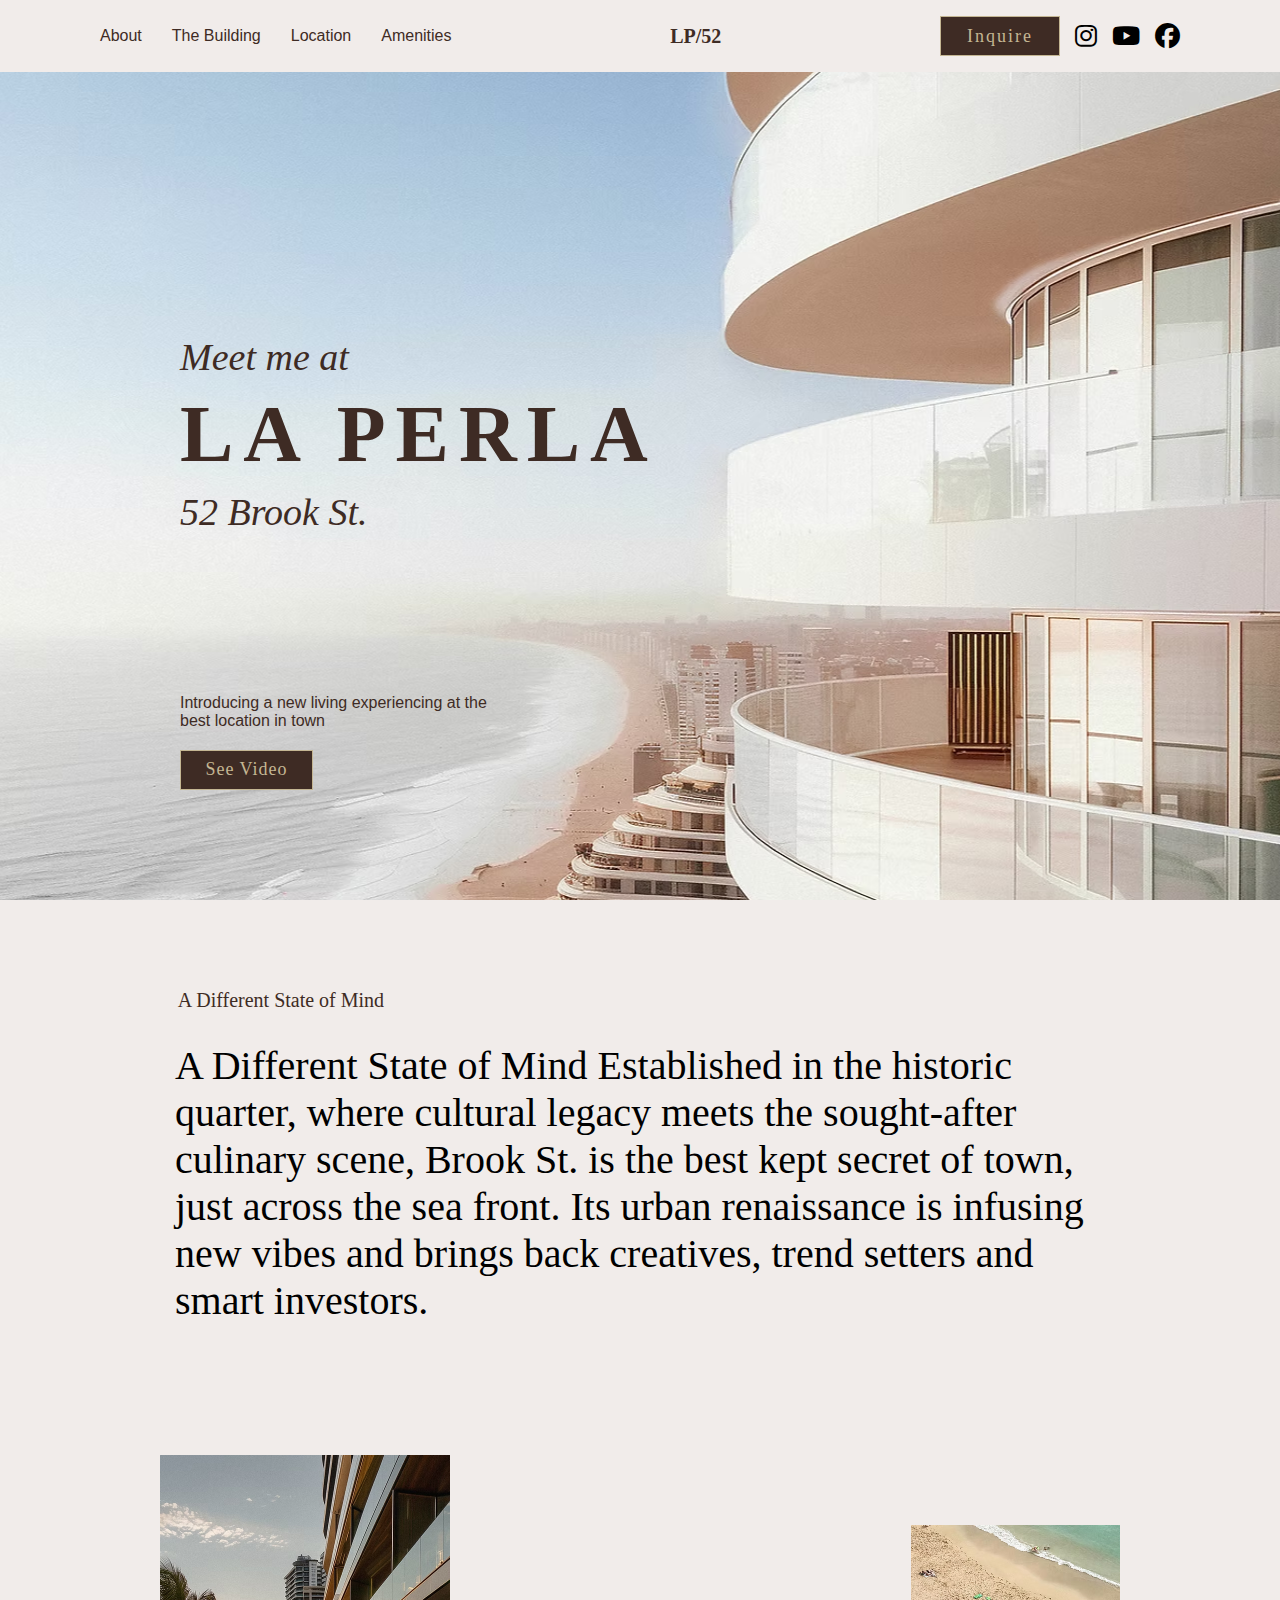
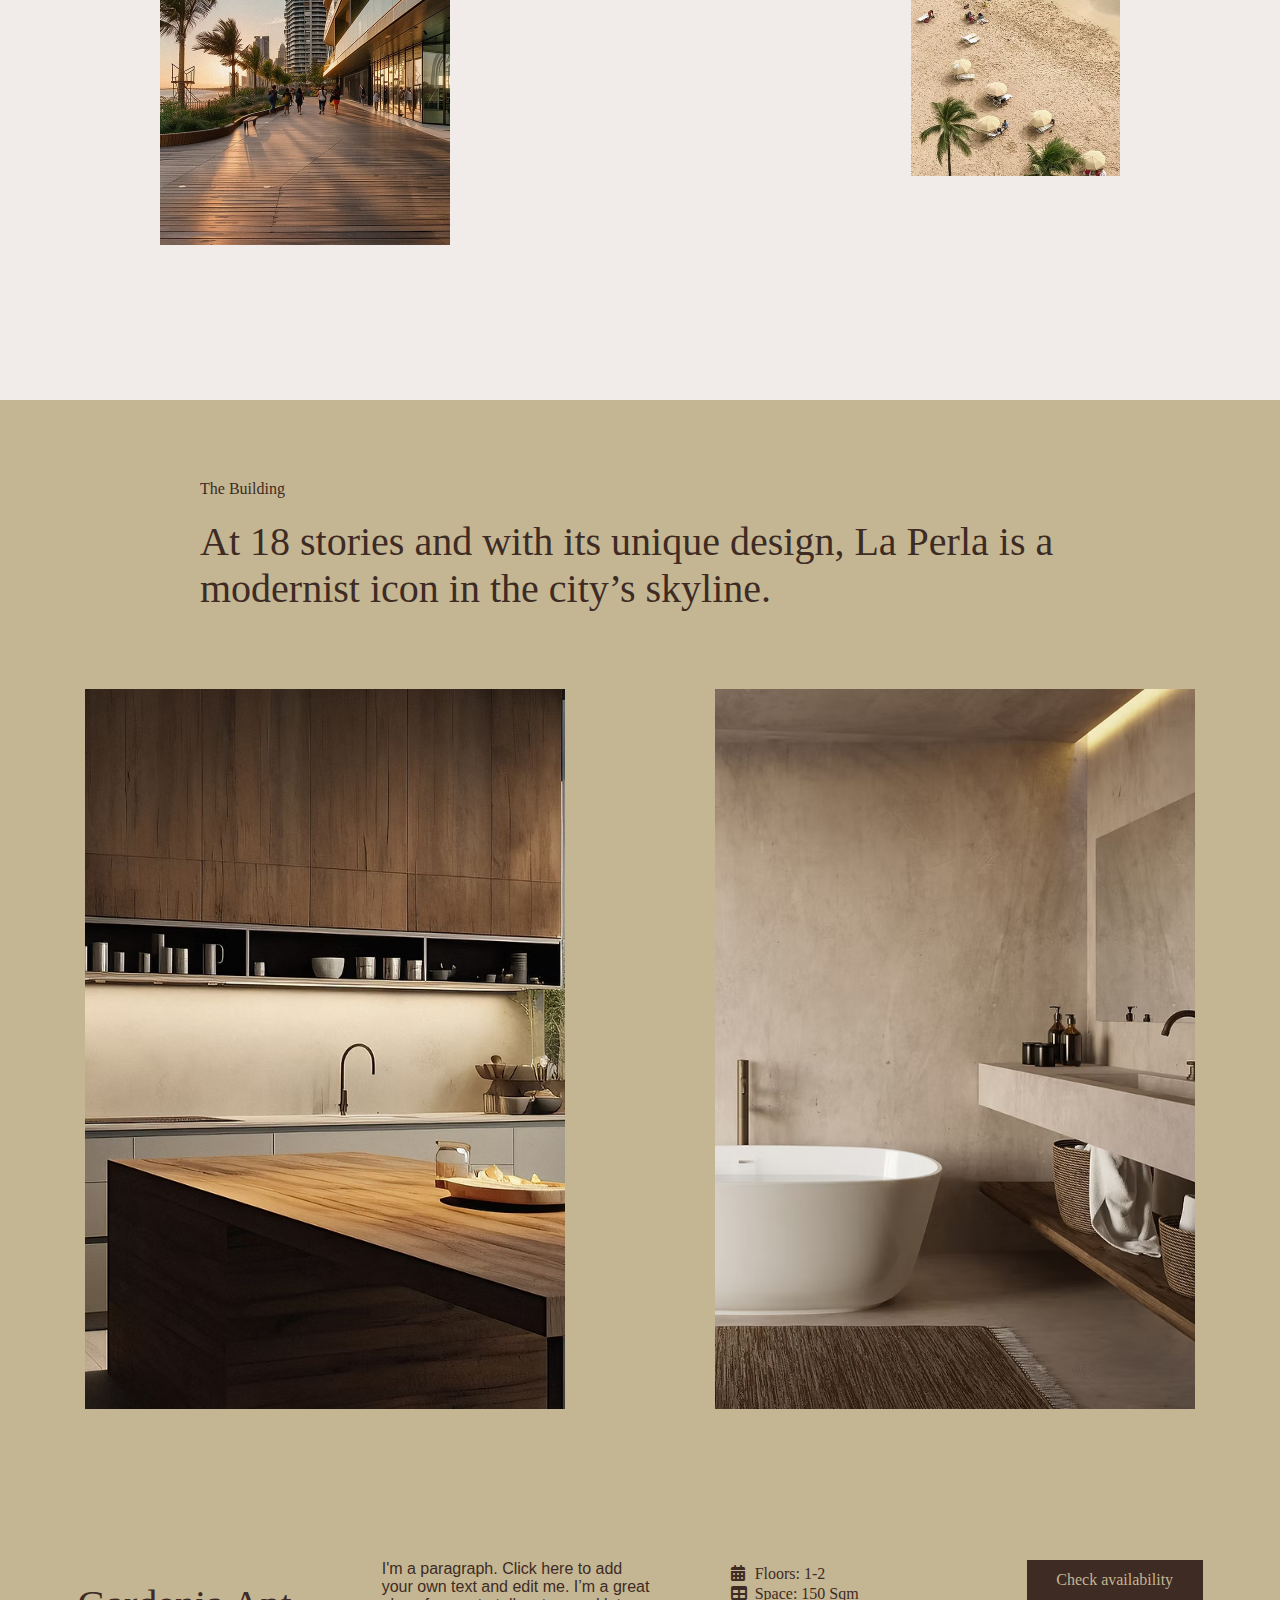
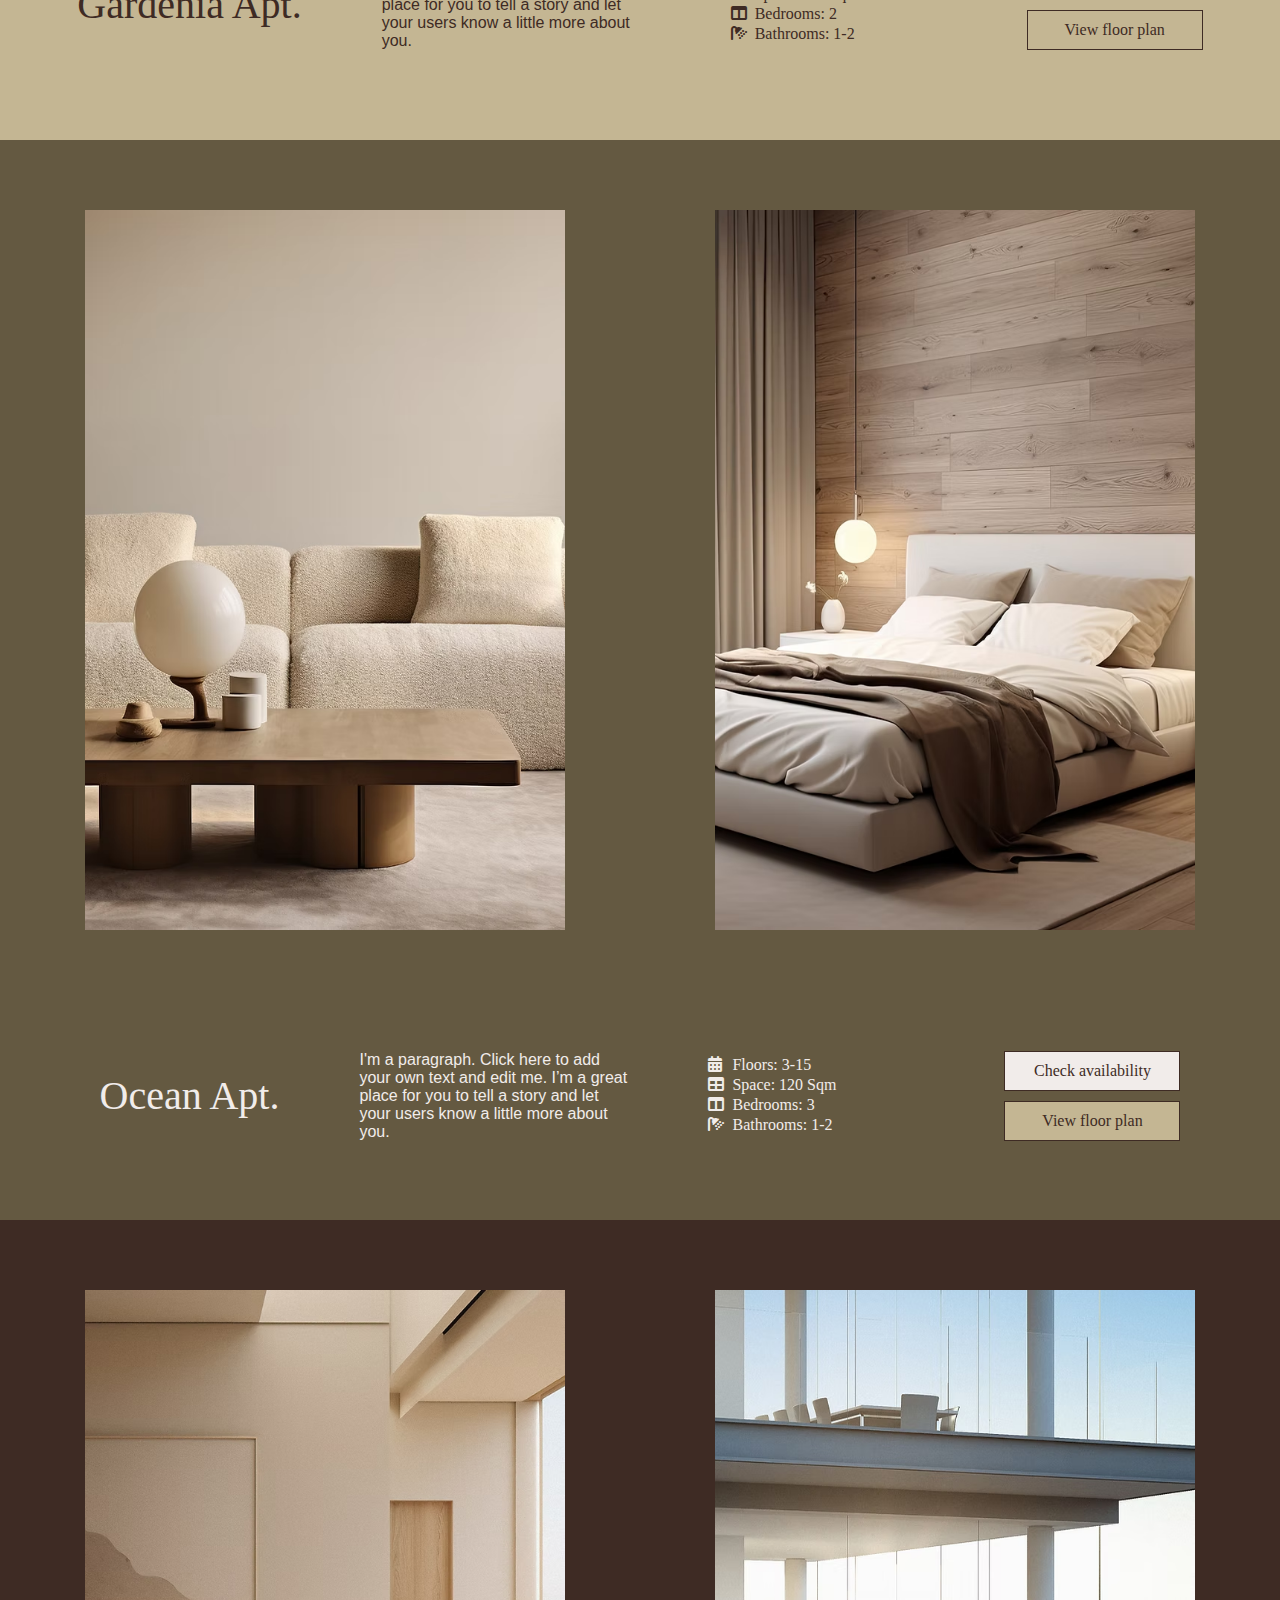
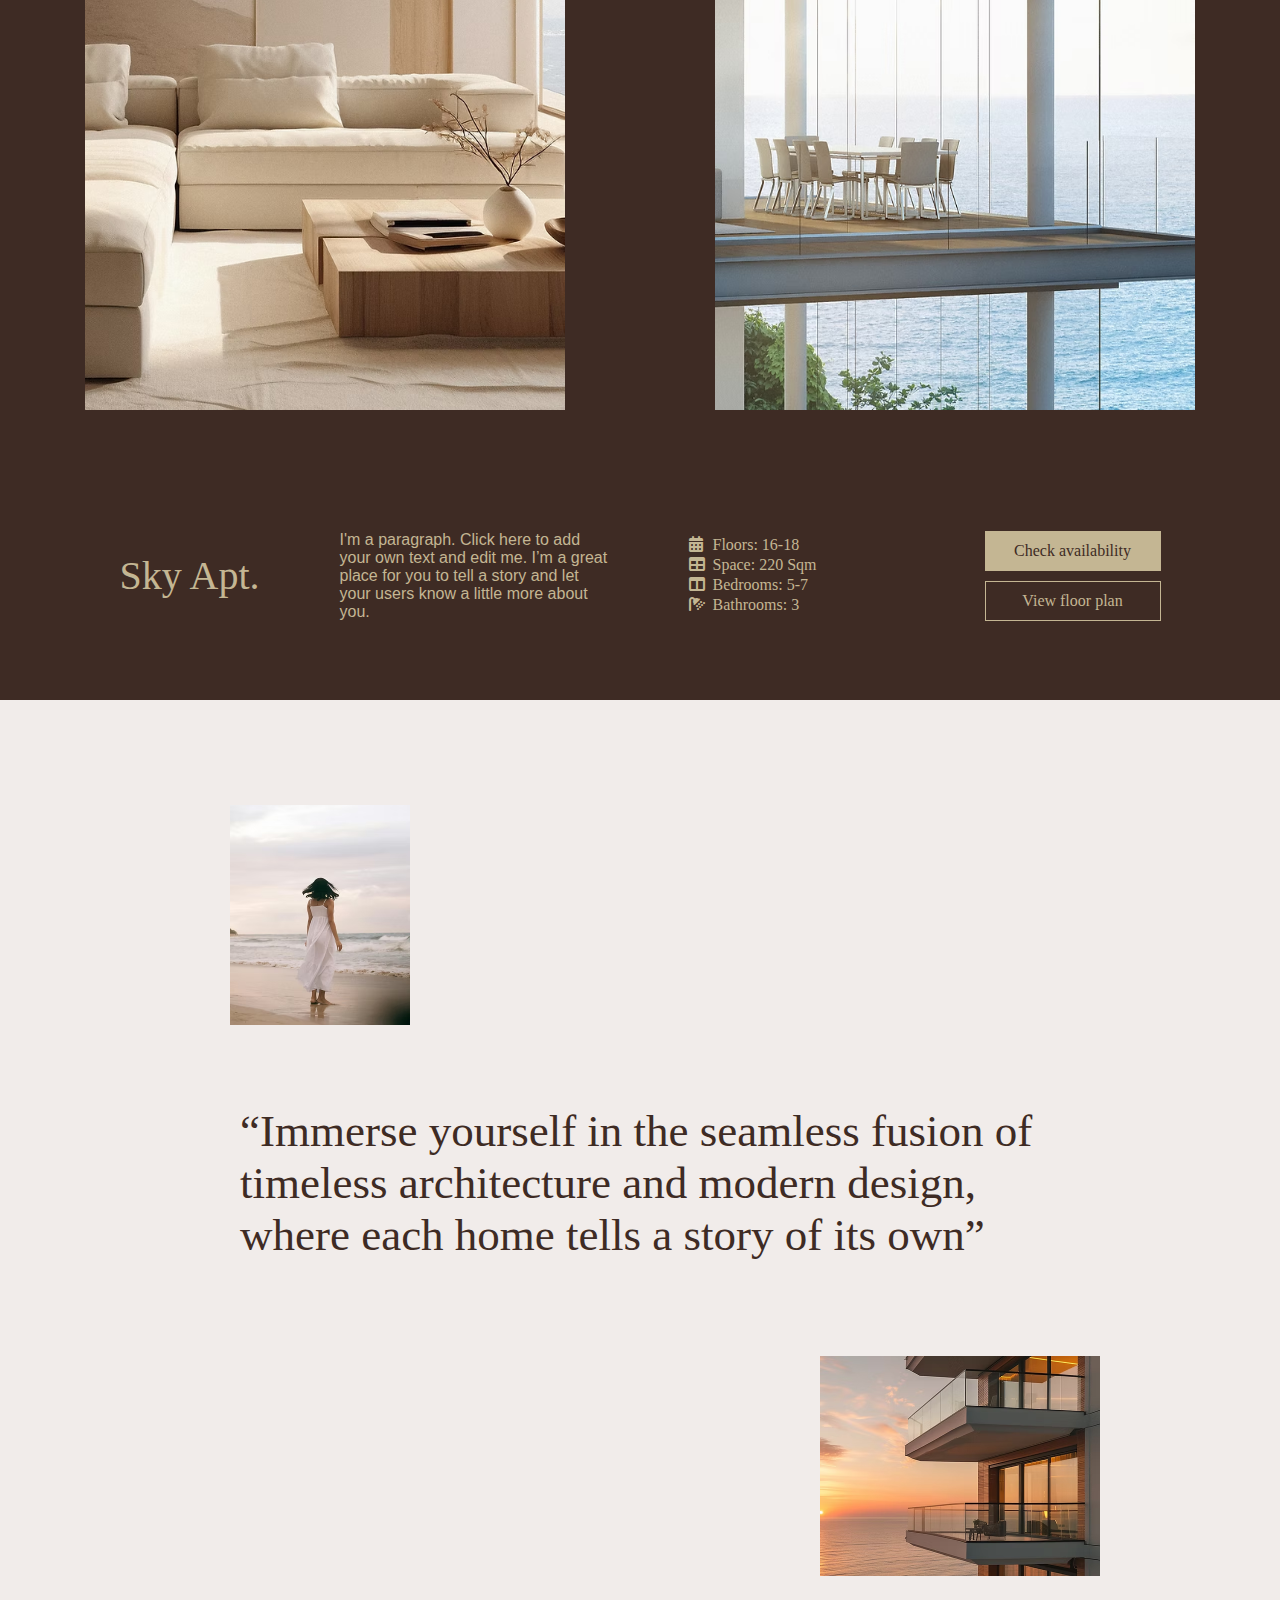
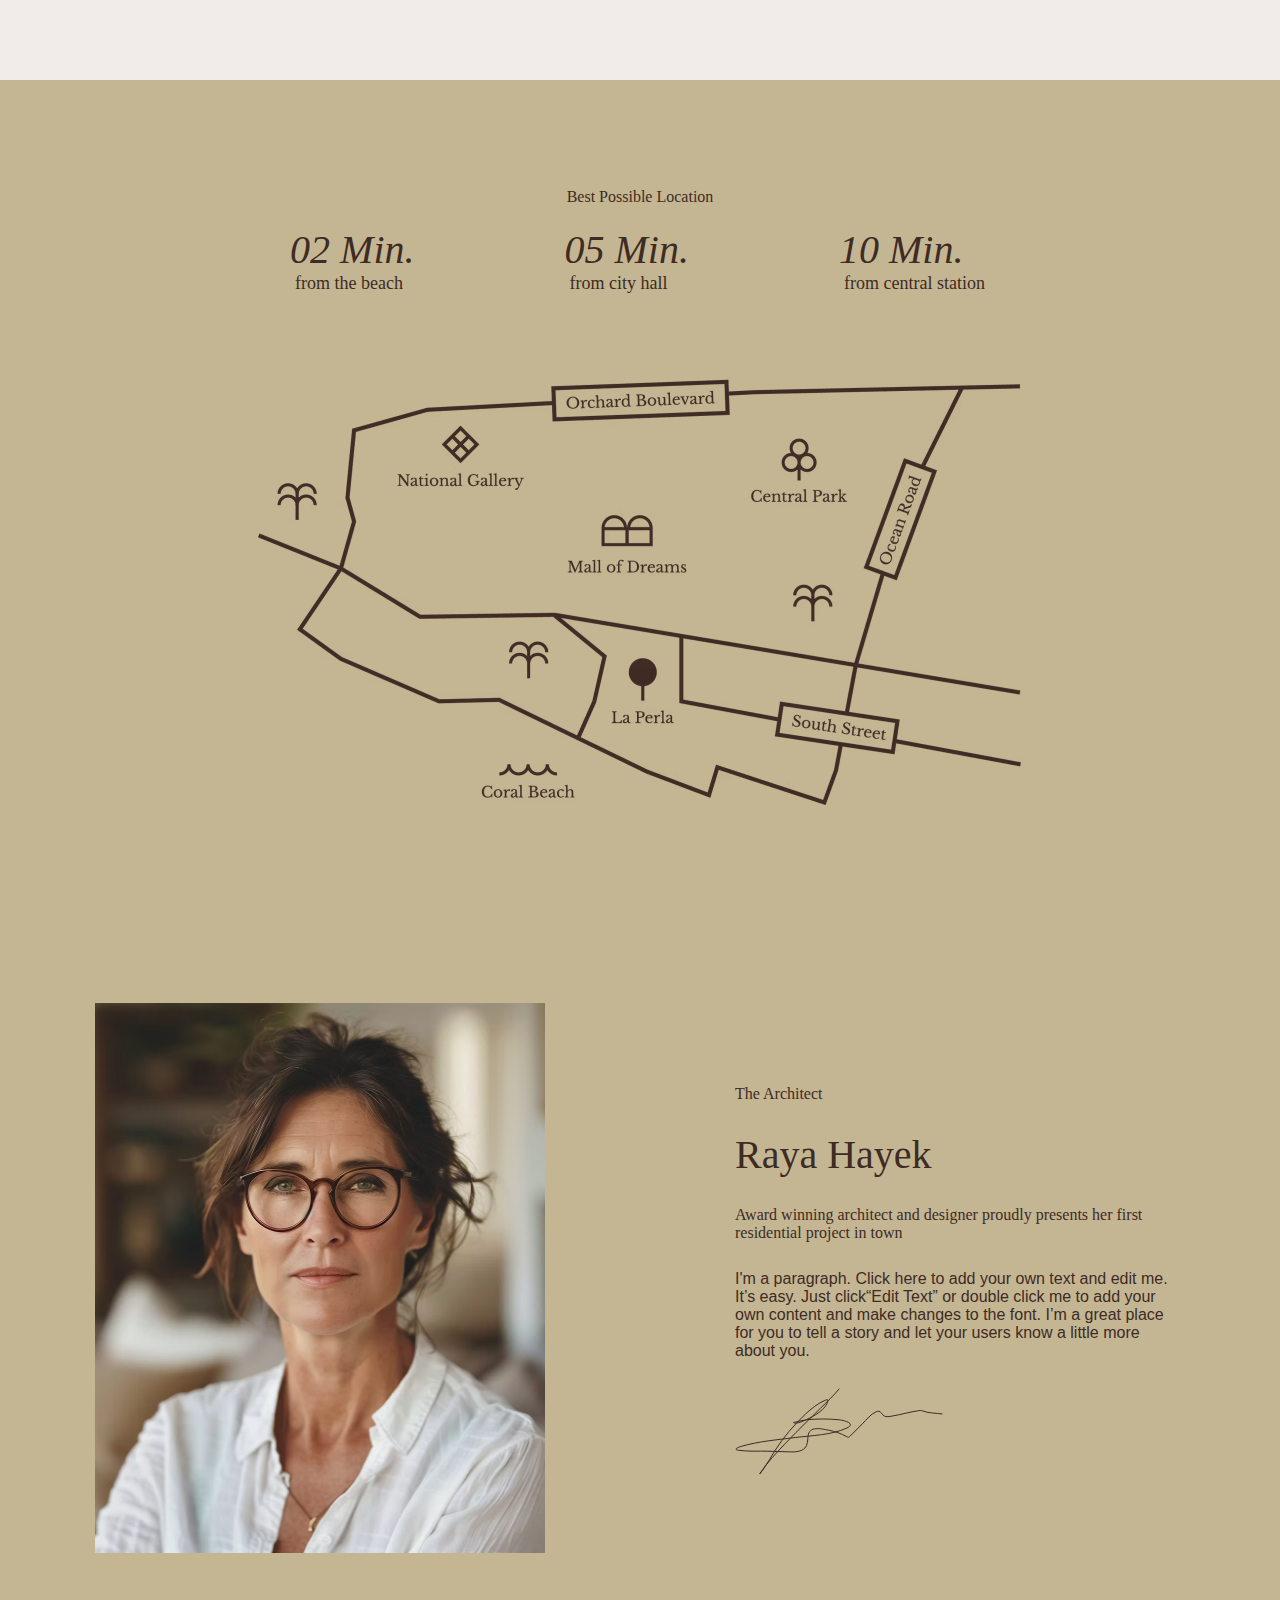
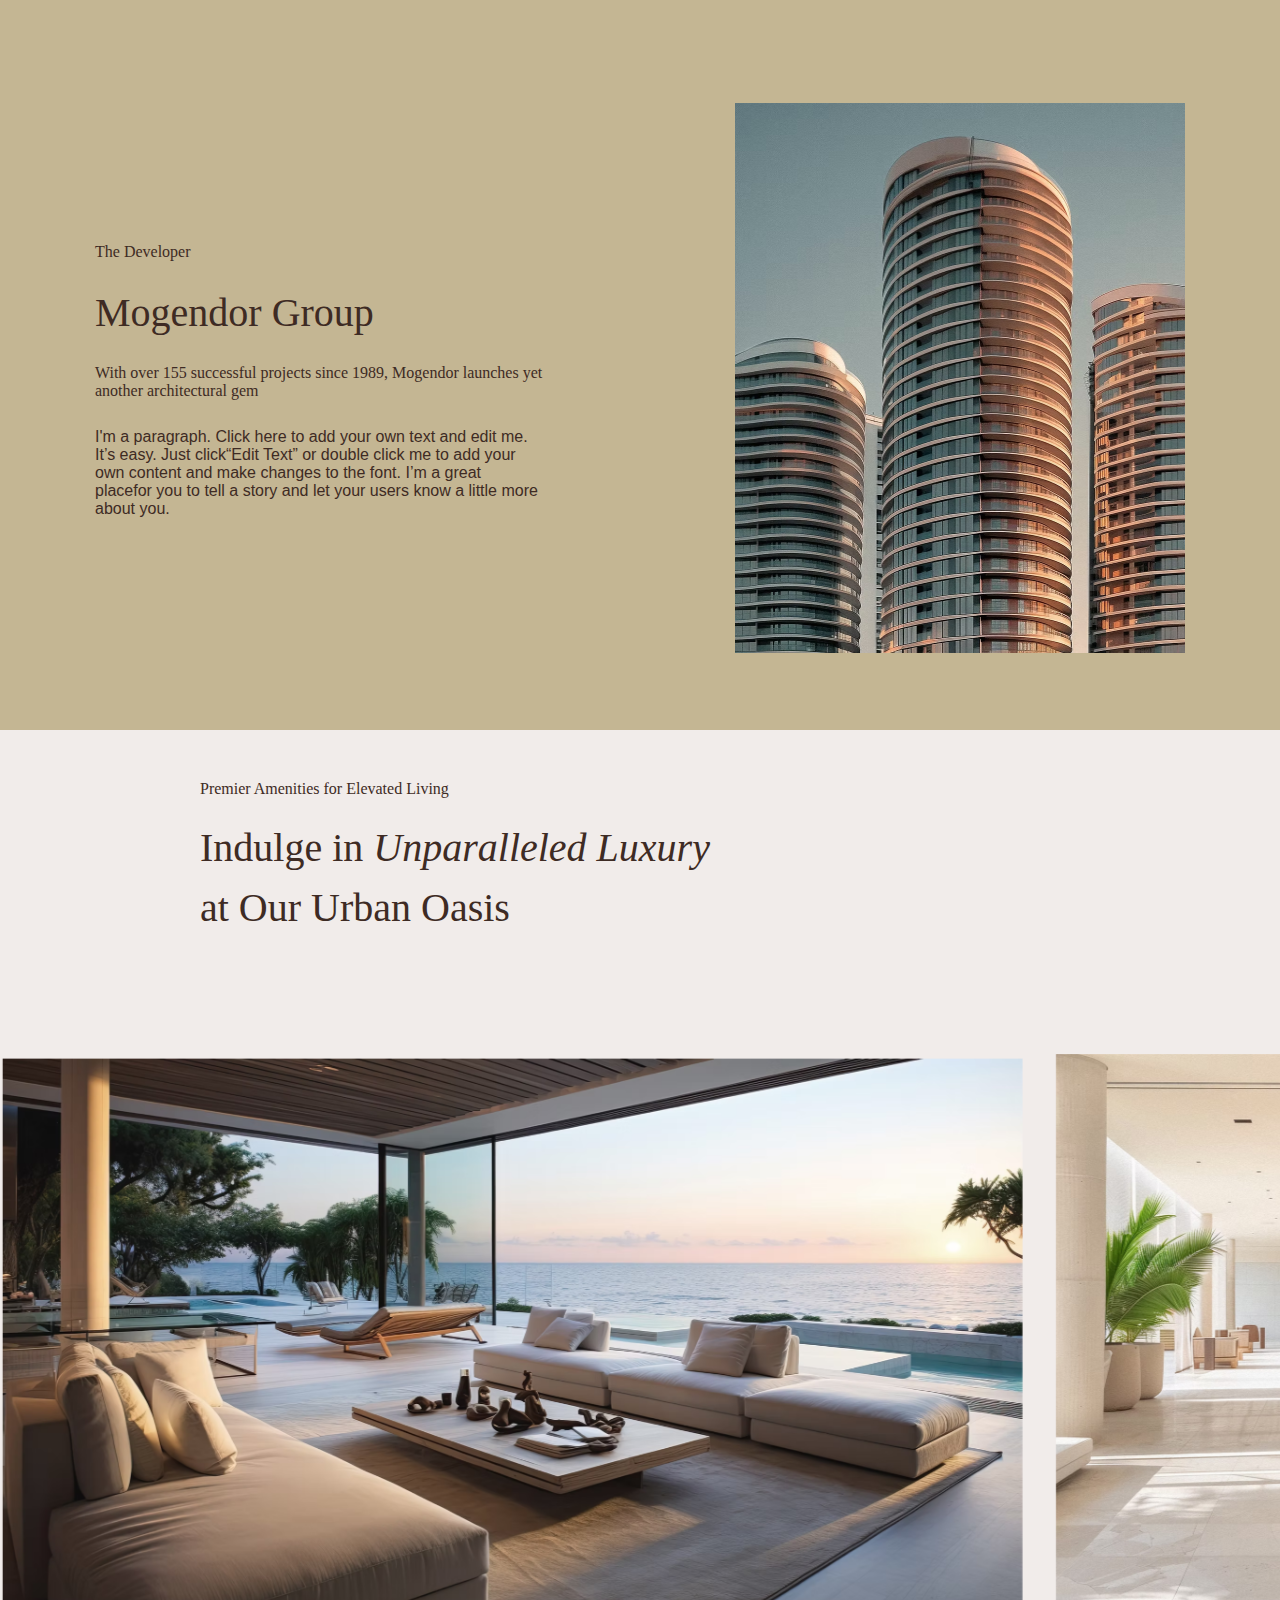
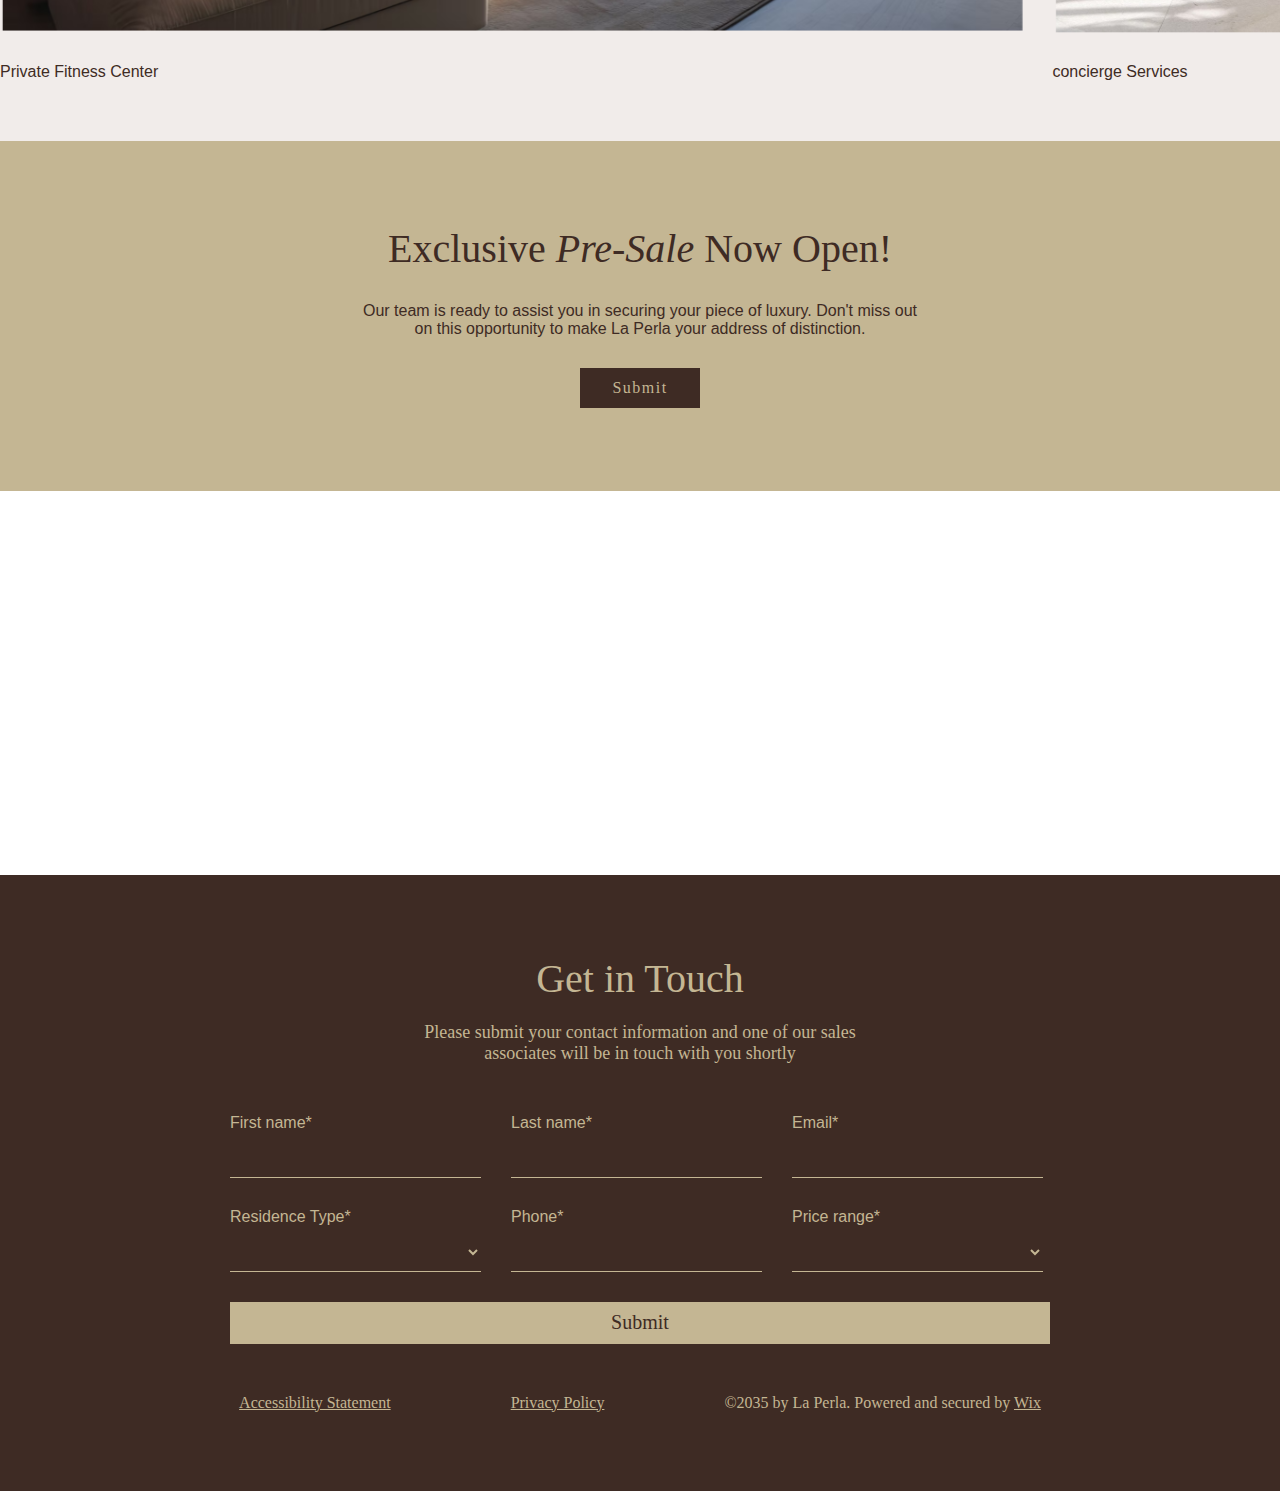
<file: responsive webpage (max-width)/index.html>
<!DOCTYPE html>
<html lang="en">

<head>
    <meta charset="UTF-8">
    <meta name="viewport" content="width=device-width, initial-scale=1.0">
    <title>webpage</title>
    <link rel="stylesheet" href="style.css">
    <link rel="stylesheet" href="https://cdnjs.cloudflare.com/ajax/libs/font-awesome/6.7.2/css/all.min.css"
        integrity="sha512-Evv84Mr4kqVGRNSgIGL/F/aIDqQb7xQ2vcrdIwxfjThSH8CSR7PBEakCr51Ck+w+/U6swU2Im1vVX0SVk9ABhg=="
        crossorigin="anonymous" referrerpolicy="no-referrer" />
    <link rel="preconnect" href="https://fonts.googleapis.com">
    <link rel="preconnect" href="https://fonts.gstatic.com" crossorigin>
    <link href="https://fonts.googleapis.com/css2?family=Wix+Madefor+Display:wght@400..800&display=swap"
        rel="style.css">
    <link rel="preconnect" href="https://fonts.googleapis.com">
    <link rel="preconnect" href="https://fonts.gstatic.com" crossorigin>
    <link
        href="https://fonts.googleapis.com/css2?family=Libre+Baskerville:ital,wght@0,400;0,700;1,400&family=Wix+Madefor+Display:wght@400..800&display=swap"
        rel="style.css">
</head>

<body>
    <!-- main section -->
    <div class="mainsection">
        <div class="navbar">
            <div class="left1">
                <i class="fa-solid fa-bars"></i>
            </div>
            <div class="left">
                <ul>
                    <li><a href="#">About</a></li>
                    <li><a href="#">The Building</a></li>
                    <li><a href="#">Location</a></li>
                    <li><a href="#">Amenities</a></li>
                </ul>
            </div>
            <div class="center">
                <span>LP/52</span>
            </div>
            <div class="right">
                <button class="Inquire">Inquire</button>
                <a href="#"><i class="fa-brands fa-instagram"></i></a>
                <a href="#"><i class="fa-brands fa-youtube"></i></a>
                <a href="#"><i class="fa-brands fa-facebook"></i></a>
            </div>
        </div>
        <div class="mainpage">
            <!-- massage section -->
            <div class="massage">
                <a href="#"><i class="fa-solid fa-comment"></i></a>
            </div>
            <div class="upper">
                <span class="para1">Meet me at</span>
                <span class="para2">LA PERLA</span>
                <span class="para1">52 Brook St.</span>
            </div>
            <div class="lower">
                <span class="para3">Introducing a new living experiencing at the <br> best location in town</span>
                <button class="seevideo">See Video</button>
            </div>
        </div>
    </div>

    <!-- infomation section -->
    <div class="infosection">
        <div class="upper">
            <span class="para1">
                A Different State of Mind
            </span>
            <span class="para2">
                A Different State of Mind
                Established in the historic quarter, where cultural legacy meets the sought-after culinary scene, Brook
                St. is the best kept secret of town, just across the sea front. Its urban renaissance is infusing new
                vibes and brings back creatives, trend setters and smart investors.
            </span>
        </div>
        <div class="lower">
            <img src="images/img2.avif" alt="" class="infoimg01">
            <img src="images/img3.avif" alt="" class="infoimg02">
        </div>
    </div>

    <!-- card section 1 -->
    <div class="cardsection01">
        <div class="top">
            <span class="para1">
                The Building
            </span>
            <span class="para2">
                At 18 stories and with its unique design, La Perla is a modernist icon in the city’s skyline.
            </span>
        </div>
        <div class="middle">
            <img src="images/img4.avif" alt="">
            <img src="images/img5.avif" alt="">
        </div>
        <div class="bottom">
            <span class="para1">Gardenia Apt.</span>
            <span class="para2">I'm a paragraph. Click here to add your own text and edit me. I’m a great place for you
                to tell a story and let your users know a little more about you.</span>
            <span class="para3">
                <span class="para4">
                    <i class="fas fa-calendar-alt"></i>
                    Floors: 1-2
                </span>
                <span class="para4">
                    <i class="fas fa-table"></i>
                    Space: 150 Sqm
                </span>
                <span class="para4">
                    <i class="fas fa-columns"></i>
                    Bedrooms: 2
                </span>
                <span class="para4">
                    <i class="fas fa-shower"></i>
                    Bathrooms: 1-2
                </span>
            </span>
            <div class="card1button">
                <button class="checkavai">Check availability</button>
                <button class="viewfloor">View floor plan</button>
            </div>
        </div>
    </div>

    <!-- card section 2 -->
    <div class="cardsection02">
        <div class="top">
            <img src="images/img6.avif" alt="">
            <img src="images/img7.avif" alt="">
        </div>
        <div class="bottom">
            <span class="para1">Ocean Apt.</span>
            <span class="para2">I'm a paragraph. Click here to add your own text and edit me. I’m a great place for you
                to tell a story and let your users know a little more about you.</span>
            <span class="para3">
                <span class="para4">
                    <i class="fas fa-calendar-alt"></i>
                    Floors: 3-15
                </span>
                <span class="para4">
                    <i class="fas fa-table"></i>
                    Space: 120 Sqm
                </span>
                <span class="para4">
                    <i class="fas fa-columns"></i>
                    Bedrooms: 3
                </span>
                <span class="para4">
                    <i class="fas fa-shower"></i>
                    Bathrooms: 1-2
                </span>
            </span>
            <div class="card2button">
                <button class="checkavai">Check availability</button>
                <button class="viewfloor">View floor plan</button>
            </div>
        </div>
    </div>

    <!-- card section 3 -->
    <div class="cardsection03">
        <div class="top">
            <img src="images/img8.avif" alt="">
            <img src="images/img9.avif" alt="">
        </div>
        <div class="bottom">
            <span class="para1">Sky Apt.</span>
            <span class="para2">I'm a paragraph. Click here to add your own text and edit me. I’m a great place for you
                to tell a story and let your users know a little more about you.</span>
            <span class="para3">
                <span class="para4">
                    <i class="fas fa-calendar-alt"></i>
                    Floors: 16-18
                </span>
                <span class="para4">
                    <i class="fas fa-table"></i>
                    Space: 220 Sqm
                </span>
                <span class="para4">
                    <i class="fas fa-columns"></i>
                    Bedrooms: 5-7
                </span>
                <span class="para4">
                    <i class="fas fa-shower"></i>
                    Bathrooms: 3
                </span>
            </span>
            <div class="card3button">
                <button class="checkavai">Check availability</button>
                <button class="viewfloor">View floor plan</button>
            </div>
        </div>
    </div>

    <!-- tagline section -->
    <div class="taglinesection">
        <img src="images/img10.avif" alt="" class="img01">
        <span class="para1">
            “Immerse yourself in the seamless fusion of timeless architecture and modern design, where each home tells a
            story of its own”
        </span>
        <img src="images/img11.avif" alt="" class="img02">
    </div>

    <!-- map section -->
    <div class="mapsection">
        <span class="para1">
            Best Possible Location
        </span>
        <span class="para2">
            <div class="one">
                <p class="para3">02 Min.</p>
                <p class="para4">from the beach</p>
            </div>
            <div class="two">
                <p class="para3">05 Min.</p>
                <p class="para4">from city hall</p>
            </div>
            <div class="three">
                <p class="para3">10 Min.</p>
                <p class="para4">from central station</p>
            </div>
        </span>
        <img src="images/img12.avif" alt="">
    </div>

    <!-- detail section 1 -->
    <div class="detailsec1">
        <div class="photo">
            <img src="images/img13.avif" alt="">
        </div>
        <div class="details">
            <span class="para1">
                The Architect
            </span>
            <span class="para2">
                Raya Hayek
            </span>
            <span class="para3">
                Award winning architect and designer proudly presents her first residential project in
                town
            </span>
            <span class="para4">
                I'm a paragraph. Click here to add your own text and edit me. It’s easy. Just click“Edit Text” or double
                click me to add your own content and make changes to the font. I’m a great place for you to tell a story
                and let your users know a little more about you.
            </span>
            <svg preserveAspectRatio="xMidYMid meet" data-bbox="1 1 206 85" xmlns="http://www.w3.org/2000/svg"
                viewBox="0 0 208 87" height="87" width="208" data-type="ugc" role="presentation" aria-hidden="true"
                aria-label="">
                <g>
                    <path stroke-linecap="round" stroke="#3E2B24"
                        d="M104.082 1c-5.54 6.825-12.188 12.85-18.42 19.013C69.175 36.317 52.416 52.47 37.004 69.817c-4.516 5.083-8.7 10.403-12.318 16.165-.23.367 3.852-5.024 4.567-6.081 3.763-5.563 7.023-11.407 10.59-17.089 8.471-13.49 19.256-26.003 30.815-36.91 5.617-5.301 12.07-10.29 19.148-13.51.47-.213 3.329-1.502 3.109.155-1.156 8.696-14.923 16.214-21.681 19.167-2.452 1.07-9.84 4.699-12.74 2.848-.134-.085 12.083-2.723 12.586-2.771 10.85-1.037 22.076-1.1 32.925 0 4.086.414 18.076 3.502 7.636 8.313-15.214 7.011-34.778 7.337-51.075 9.391-18.073 2.278-36.843 3.779-54.414 8.891-1.383.402-8.793 2.91-2.917 3.81 9.607 1.472 19.935.767 29.625 1.001 7.37.178 14.736.506 22.103.693 4.889.124 11.239-.069 14.928-3.849 3.01-3.086 2.708-8.183 3.184-12.124 1.25-10.333 12.756-7.116 20.415-5.735 6.497 1.172 12.499 3.311 18.266 6.466 1.77.969 2.017.805 3.454-.615 4.096-4.05 8.126-8.17 12.203-12.24 3.961-3.954 8.453-9.947 13.853-12.085 4.471-1.77 4.859 2.058 7.79 4.195 2.007 1.464 5.735.53 7.828.193 9.021-1.457 17.827-4.146 26.861-5.466 1.322-.193 2.499-.274 3.723.231 5.794 2.393 13.448 2.242 19.532 3.08"
                        fill="none"></path>
                </g>
            </svg>
        </div>
    </div>

    <!-- detail section 2 -->
    <div class="detailsec2">
        <div class="details">
            <span class="para1">
                The Developer
            </span>
            <span class="para2">
                Mogendor Group
            </span>
            <span class="para3">
                With over 155 successful projects since 1989, Mogendor launches yet another
                architectural gem
            </span>
            <span class="para4">
                I'm a paragraph. Click here to add your own text and edit me. It’s easy. Just click“Edit Text” or double
                click me to add your own content and make changes to the font. I’m a great placefor you to tell a story
                and let your users know a little more about you.
            </span>
        </div>
        <div class="photo">
            <img src="images/img14.avif" alt="">
        </div>
    </div>

    <!-- Amenities section -->
    <div class="amenities" id="amenities">
        <div class="a-title">
            <p>Premier Amenities for Elevated Living</p>
            <h3>Indulge in <em>Unparalleled Luxury</em>
                at Our Urban Oasis</h3>
        </div>
        <div class="carousel-wrapper">
            <div class="carousel">
                <div class="carousel-item">
                    <img src="images/01.png" alt="Clubs" />
                    <p class="carousel-caption">Private Fitness Center</p>
                </div>
                <div class="carousel-item">
                    <img src="images/02.png" alt="Clubs" />
                    <p class="carousel-caption">concierge Services</p>
                </div>
                <div class="carousel-item">
                    <img src="images/03.png" alt="Clubs" />
                    <p class="carousel-caption">Resident Clubs</p>
                </div>
                <div class="carousel-item">
                    <img src="images/04.png" alt="Clubs" />
                    <p class="carousel-caption">Co-Working Spaces</p>
                </div>
                <div class="carousel-item">
                    <img src="images/05.png" alt="Clubs" />
                    <p class="carousel-caption">Rooftop Haven an Infinity Pool</p>
                </div>
                <div class="carousel-item">
                    <img src="images/01.png" alt="Clubs" />
                    <p class="carousel-caption">Smart Home Technology Integration
                    </p>
                </div>
                <div class="carousel-item">
                    <img src="images/02.png" alt="Clubs" />
                    <p class="carousel-caption">Valet Parking
                    </p>
                </div>
                <div class="carousel-item">
                    <img src="images/03.png" alt="Clubs" />
                    <p class="carousel-caption">Valet Parking</p>
                </div>
            </div>
        </div>
    </div>

    <!-- last section -->
    <div class="exclusivesec">
        <span class="para1">
            Exclusive <i>Pre-Sale</i> Now Open!
        </span>
        <span class="para2">
            Our team is ready to assist you in securing your piece of luxury. Don't miss out on this opportunity to make
            La Perla your address of distinction.
        </span>
        <button class="submit">Submit</button>
    </div>
    
    <!-- last section -->
    <div class="lastsection">
        <div class="final">
            <div class="top">
                <span class="para1">
                    Get in Touch
                </span>
                <span class="para2">
                    Please submit your contact information and one of our sales associates will be in touch with you
                    shortly
                </span>
            </div>
            <div class="middle">
                <div class="upper">
                    <div class="left">
                        <label for="Firstname">First name*</label>
                        <input type="text" name="" id="">
                    </div>
                    <div class="center">
                        <label for="Lastname">Last name*</label>
                        <input type="text" name="" id="">
                    </div>
                    <div class="right">
                        <label for="Email">Email*</label>
                        <input type="email" name="" id="">
                    </div>
                </div>
                <div class="lower">
                    <div class="left">
                        <label for="Residential">Residence Type*</label>
                        <select name="residential" id="">
                            <option value=""></option>
                            <option value="Gardenia">Gardenia</option>
                            <option value="Ocean">Ocean</option>
                            <option value="Sky">Sky</option>
                        </select>
                    </div>
                    <div class="center">
                        <label for="Phone">Phone*</label>
                        <input type="number" name="" id="">
                    </div>
                    <div class="right">
                        <label for="pricerange">Price range*</label>
                        <select name="pricerange" id="">
                            <option value=""></option>
                            <option value="1M$-2M$">1M$-2M$</option>
                            <option value="2M$-4M$">2M$-4M$</option>
                            <option value="4M$-8M$">4M$-8M$</option>
                        </select>
                    </div>
                </div>
                <button>Submit</button>
            </div>
            <div class="bottom">
                <span class="para1">Accessibility Statement</span>
                <span class="para1">Privacy Policy</span>
                <span class="para2">©2035 by La Perla. Powered and secured by <u>Wix</u></span>
            </div>
        </div>
    </div>
</body>

</html>
</file>
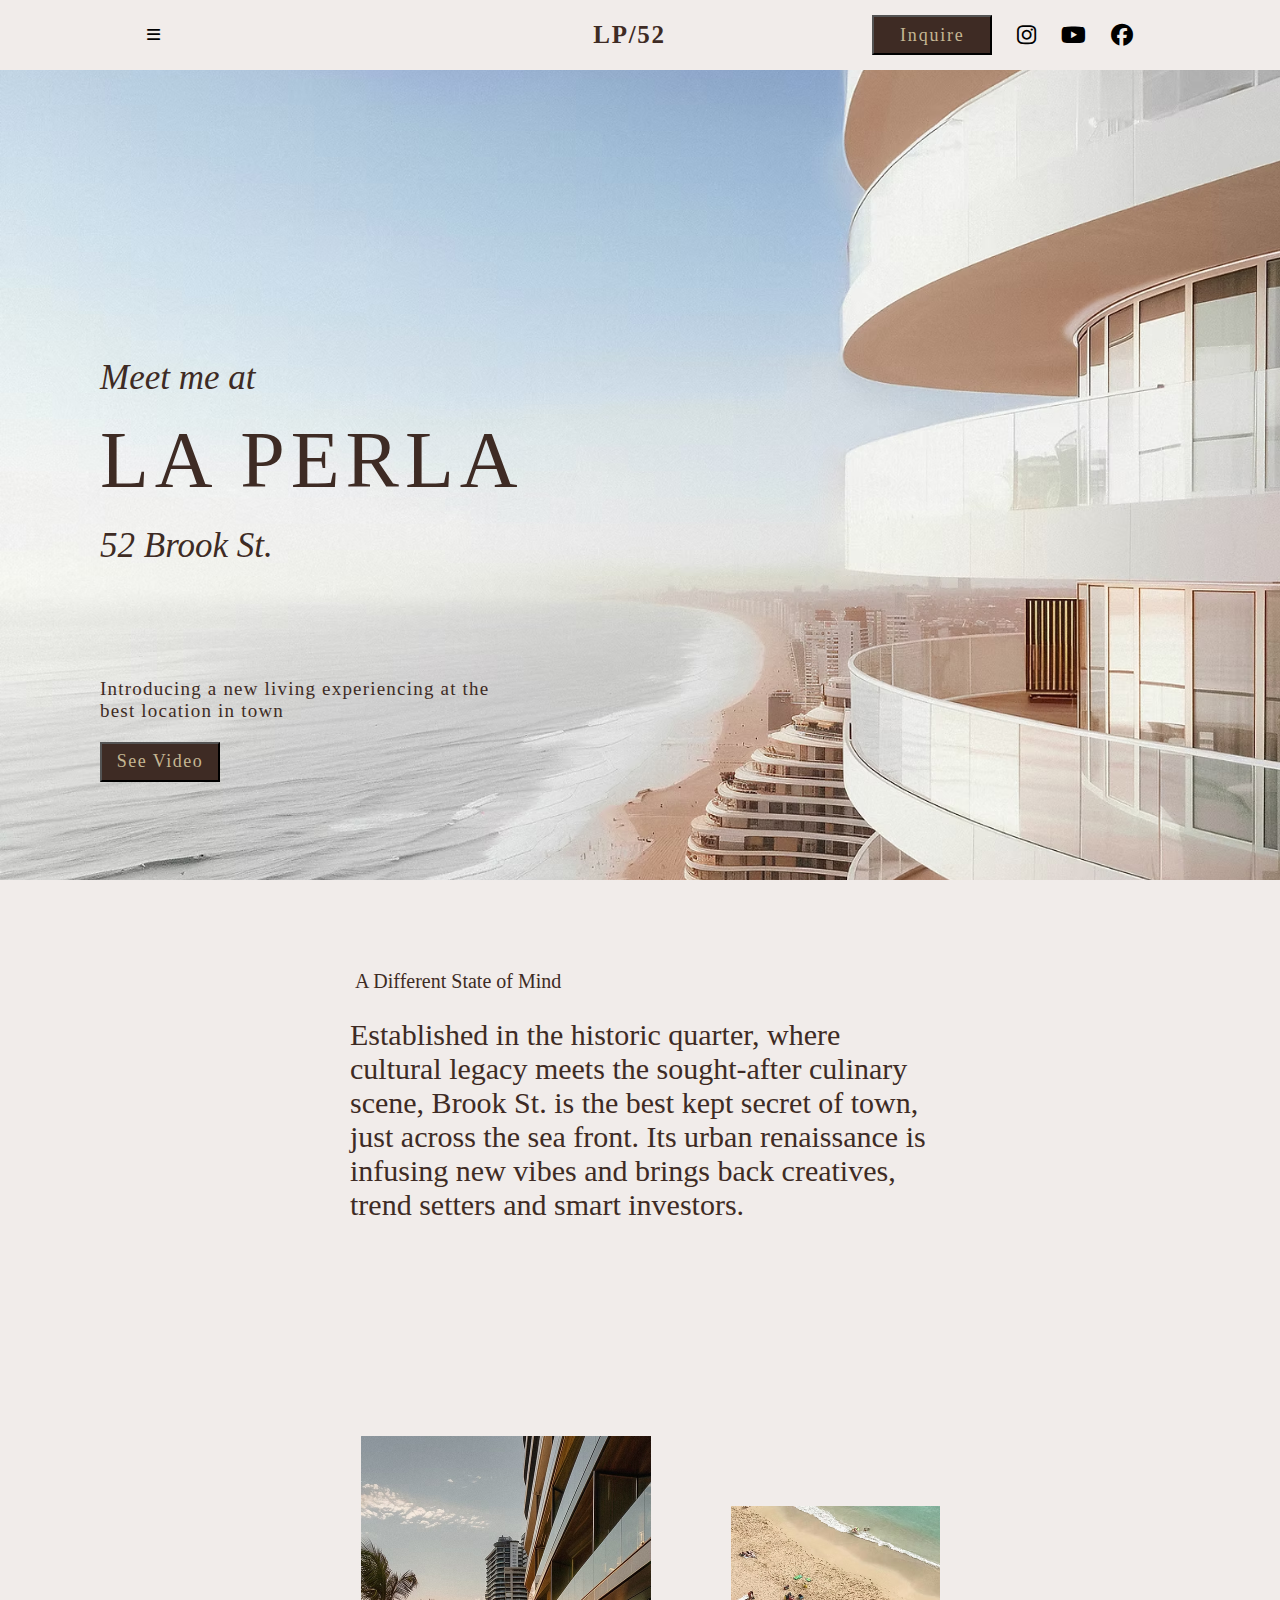
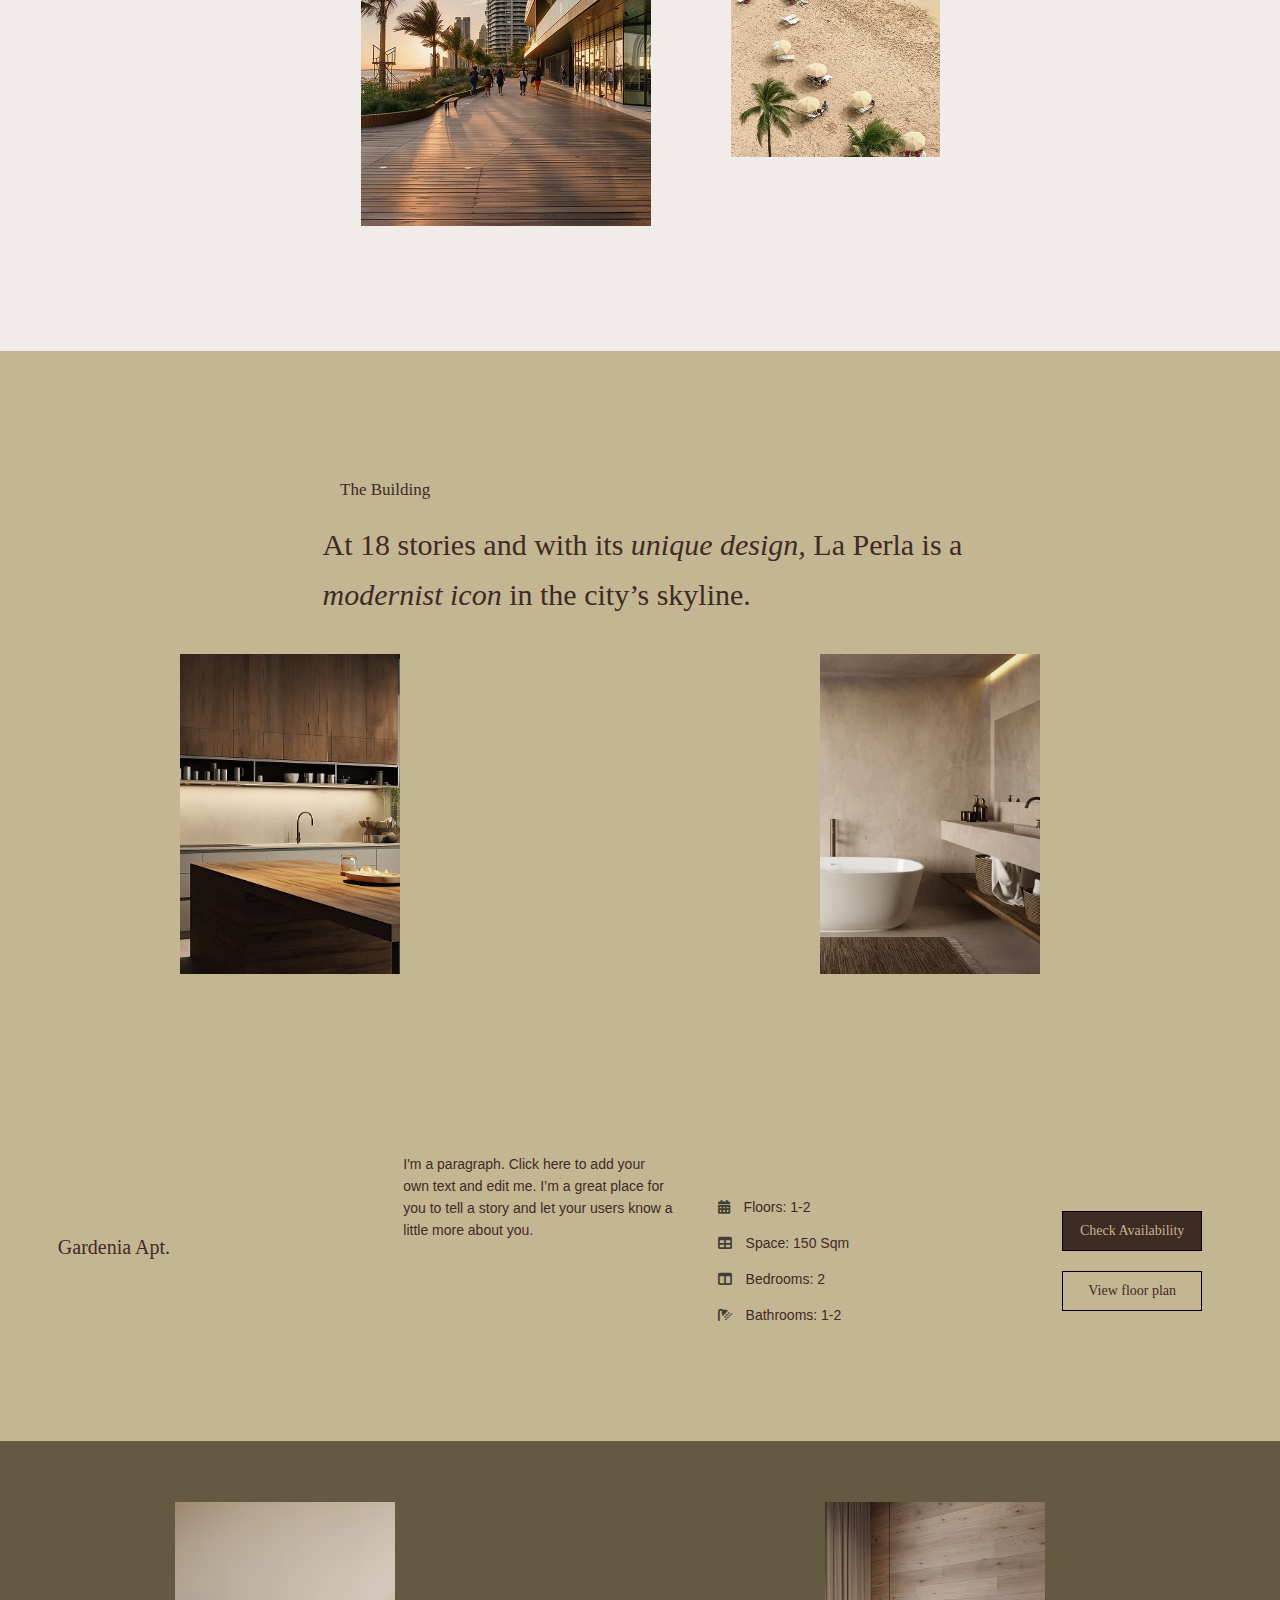
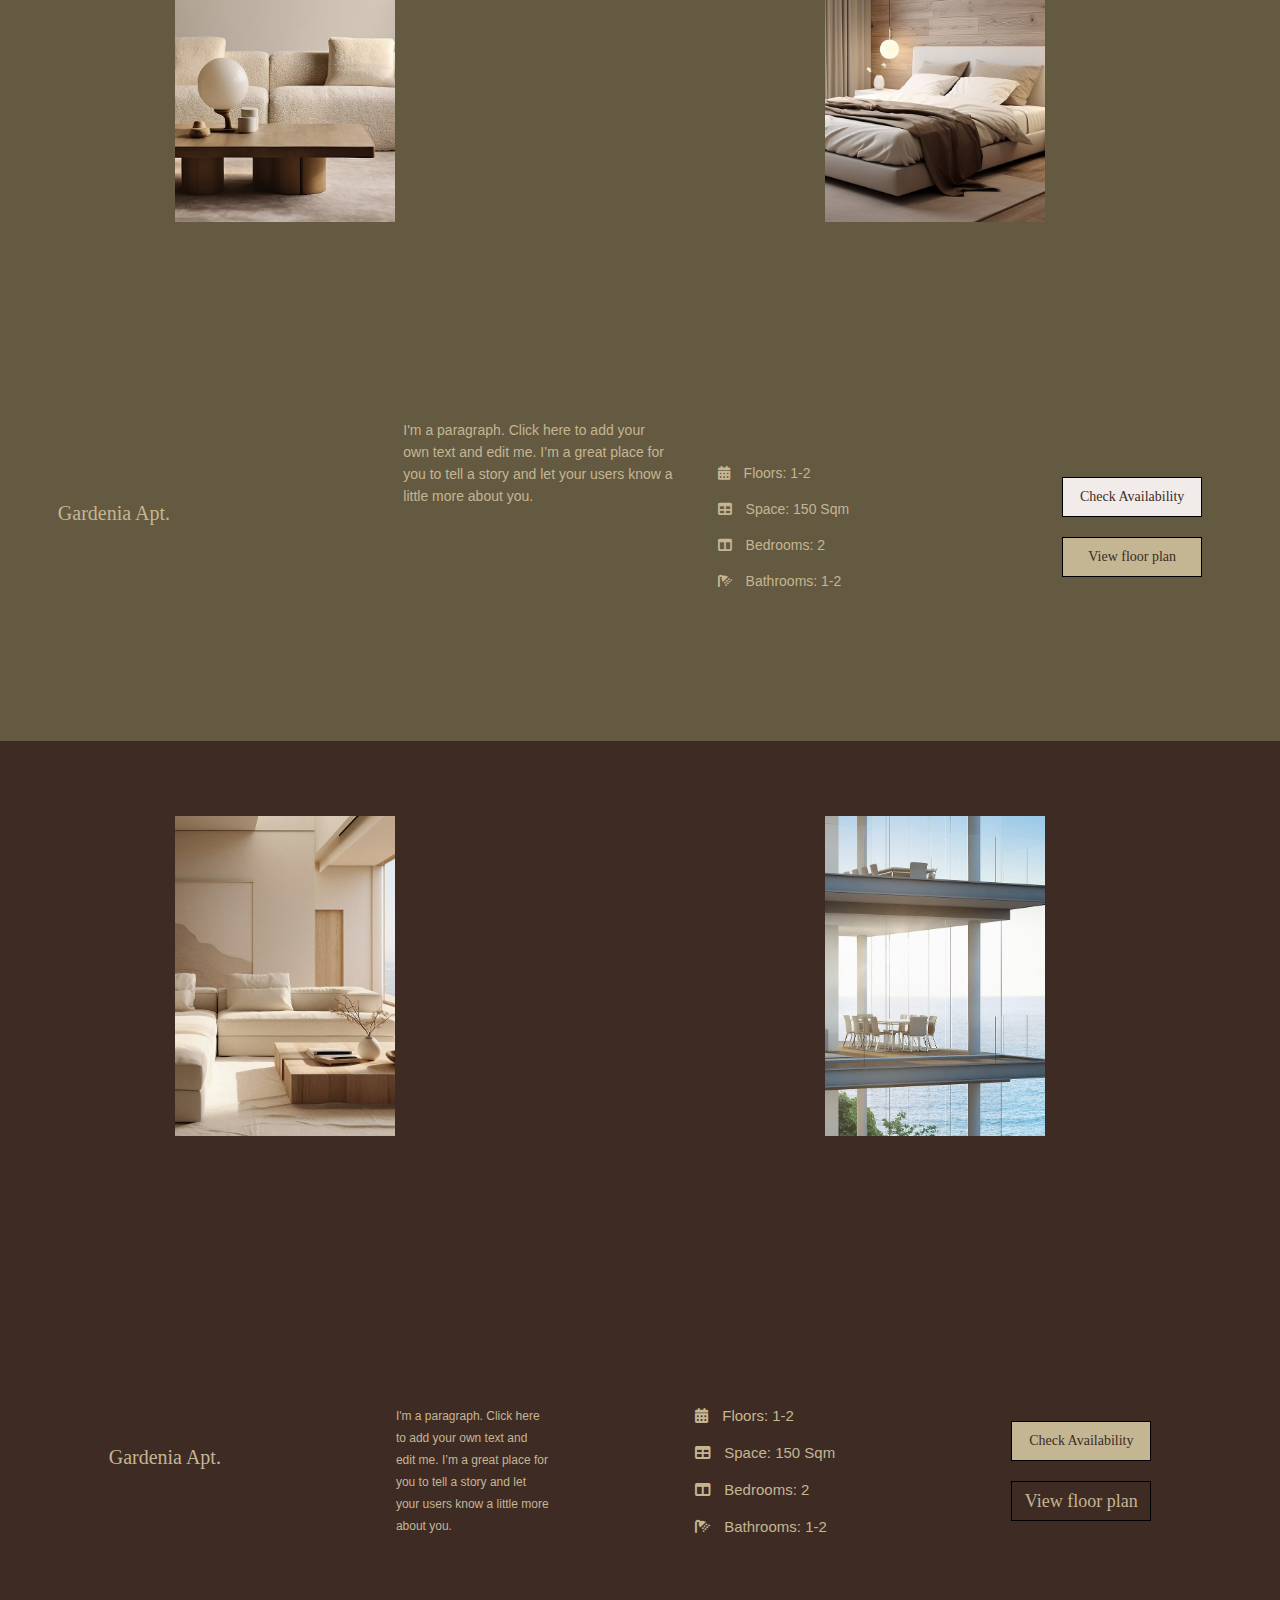
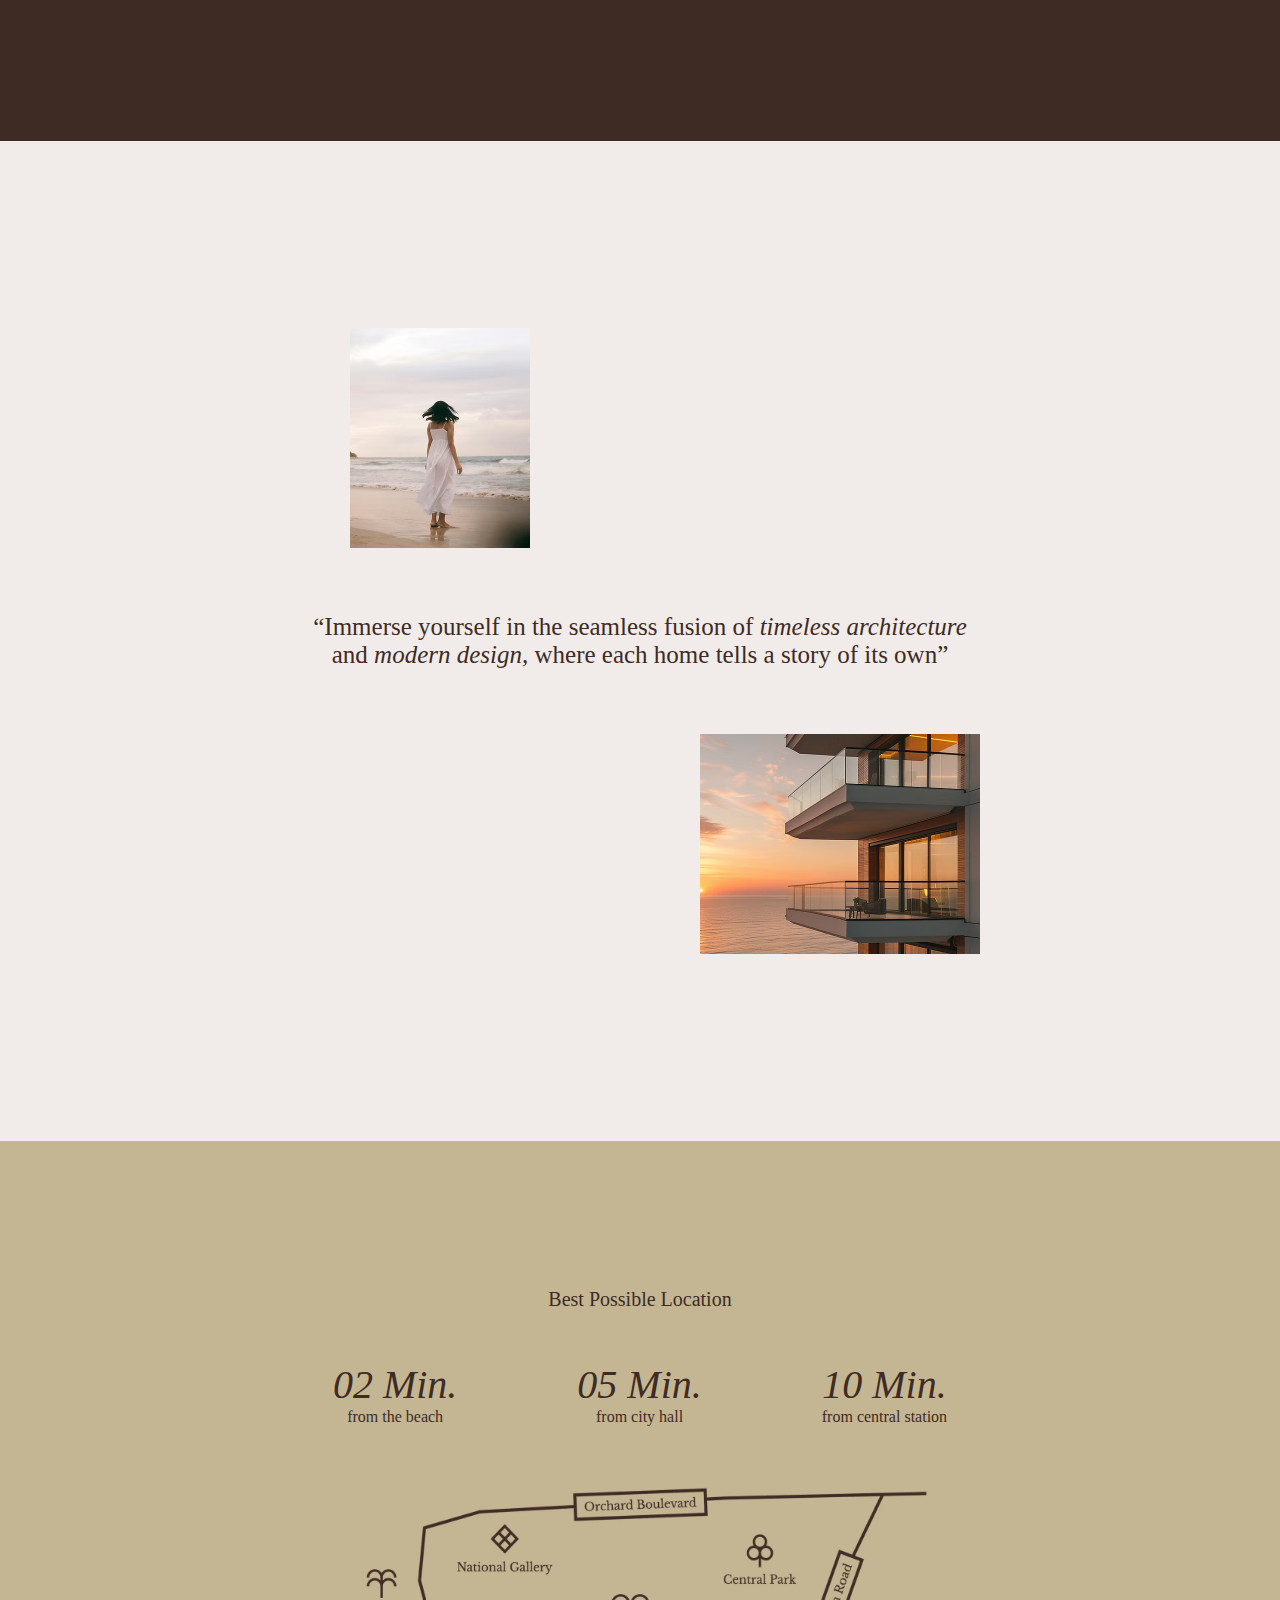
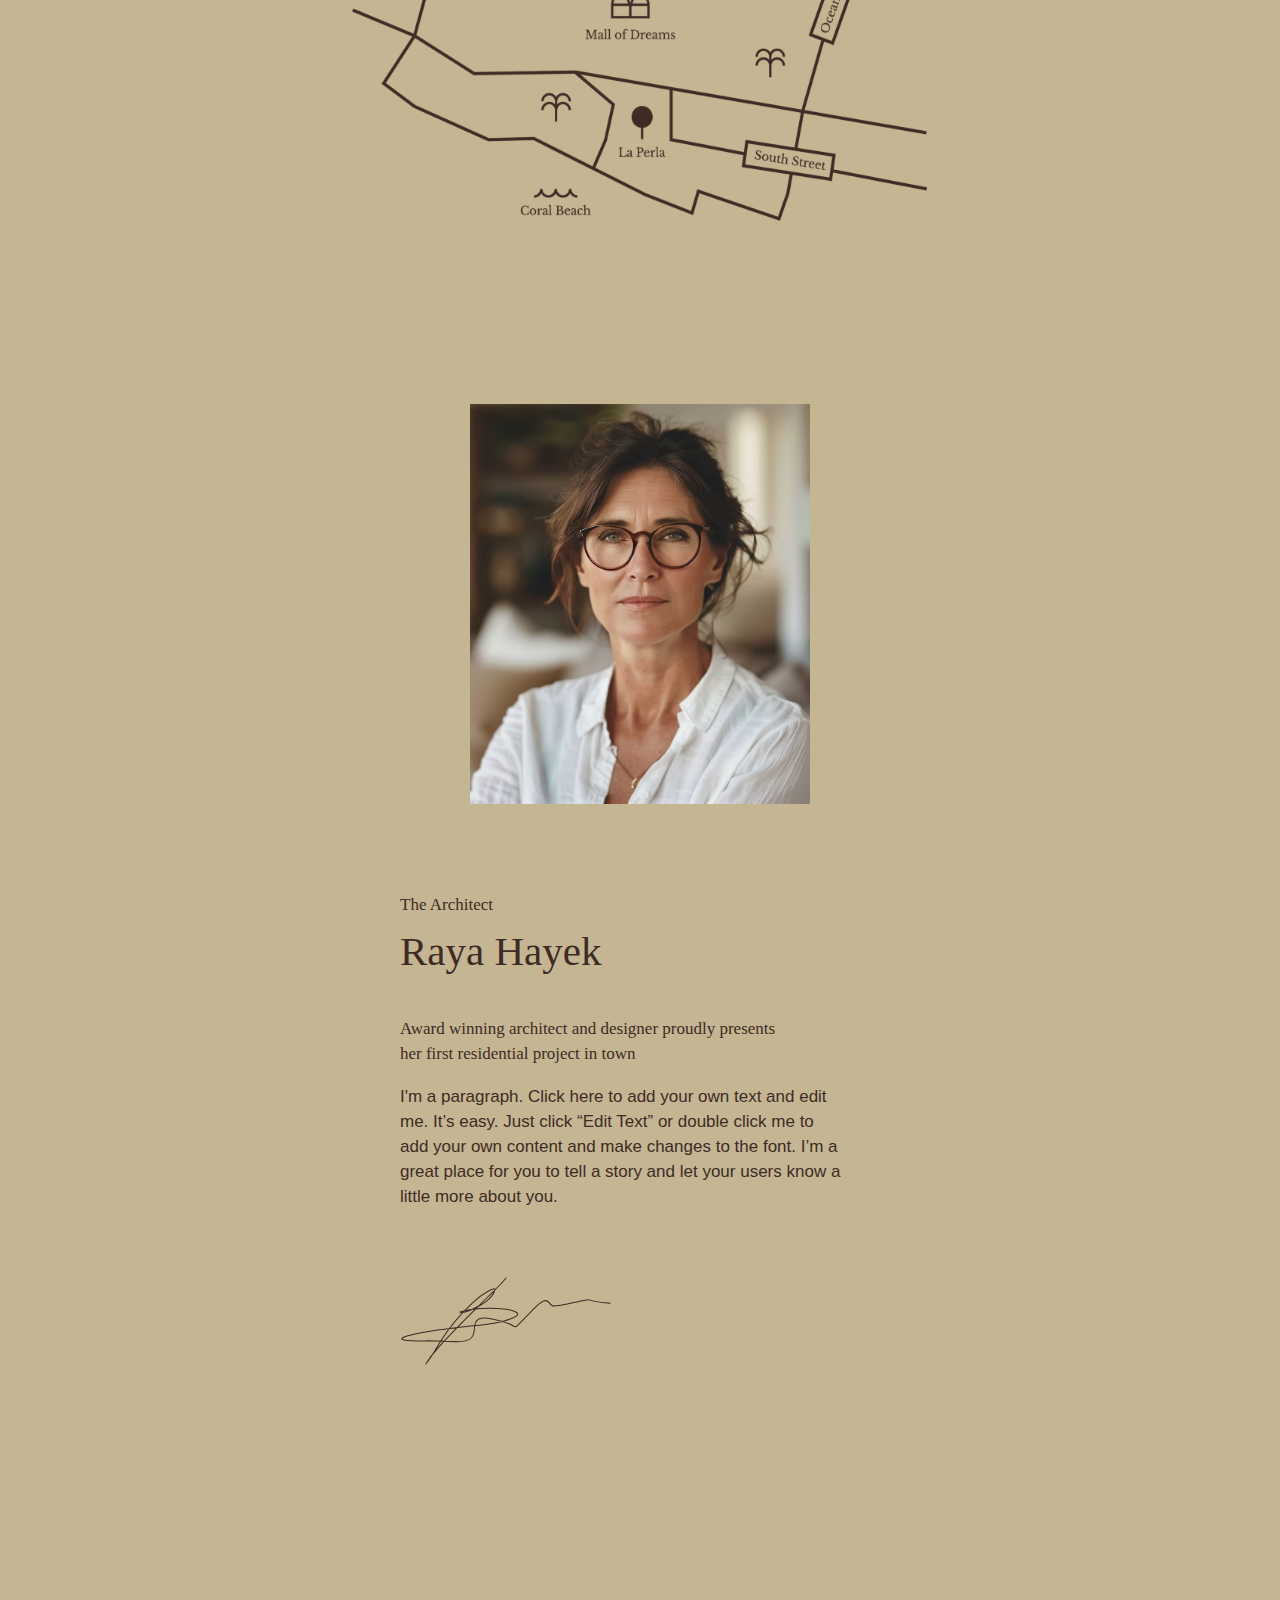
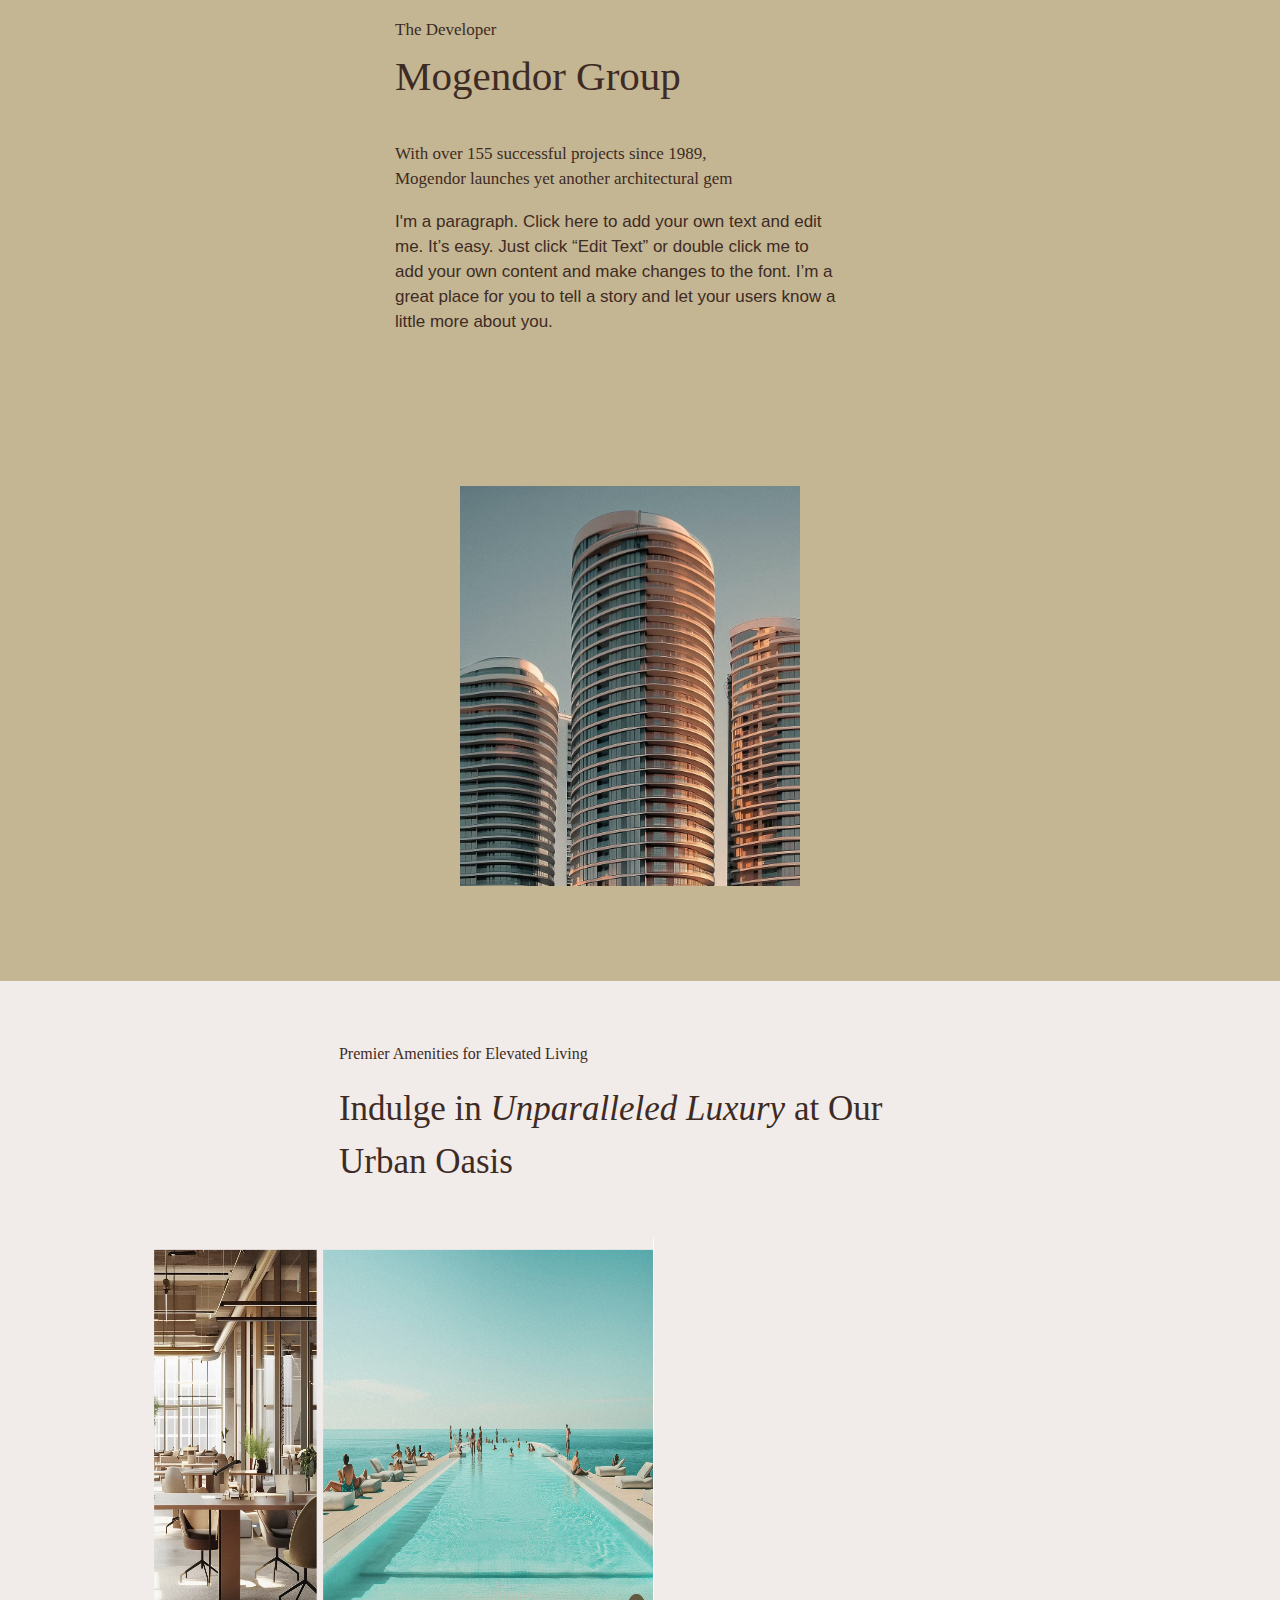
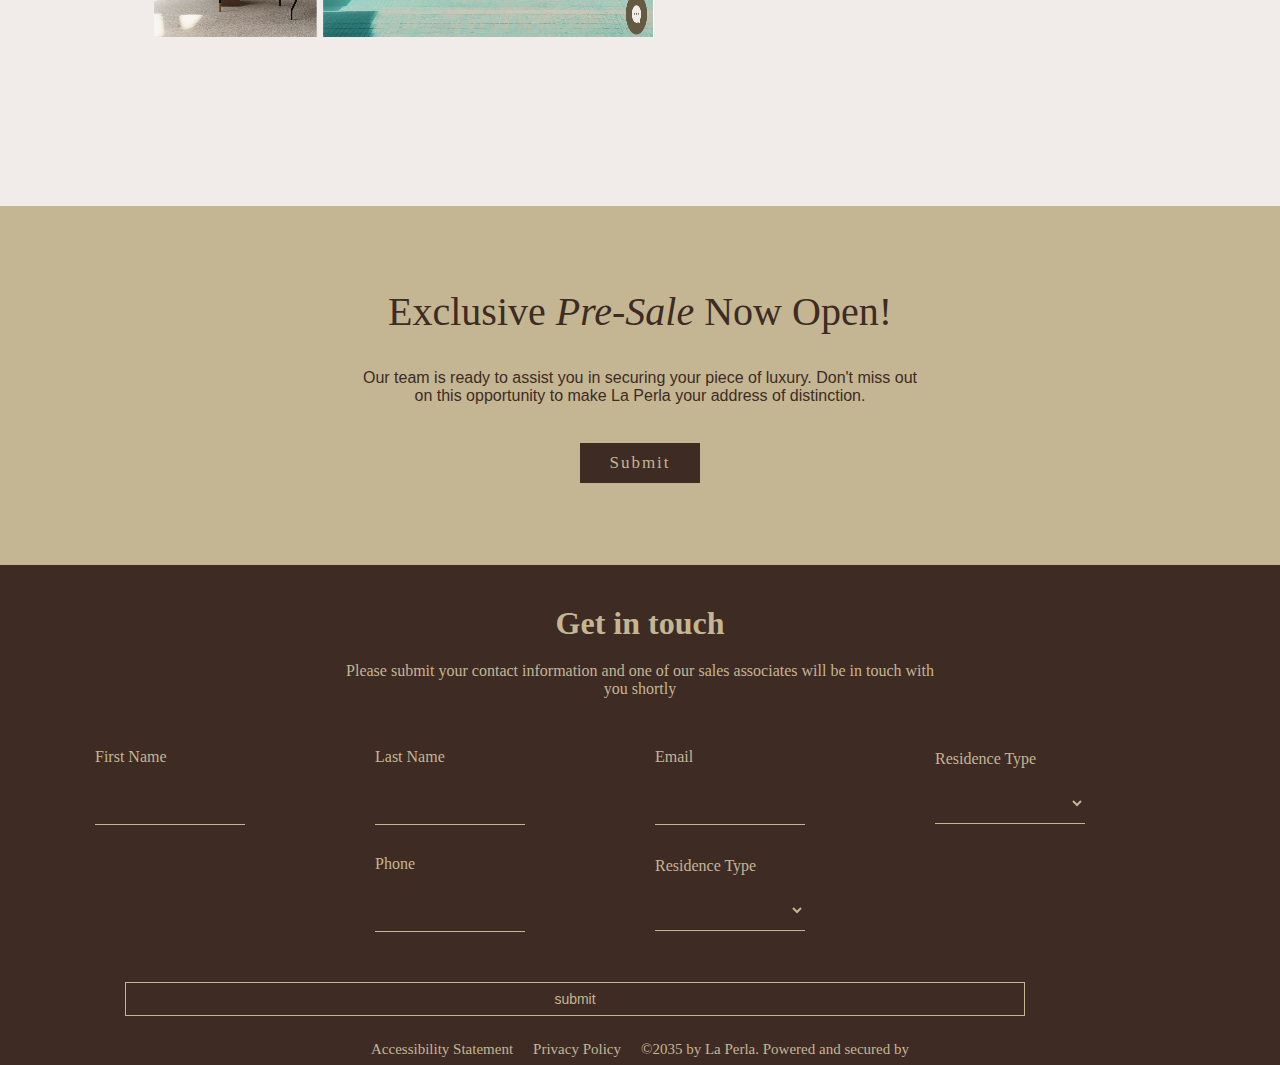
<file: responsive webpage (min-width)/index.html>
<!DOCTYPE html>
<html lang="en">

<head>
    <meta charset="UTF-8">
    <meta name="viewport" content="width=device-width, initial-scale=1.0">
    <title>Webpage</title>
    <link rel="stylesheet" href="style.css">
    <link rel="stylesheet" href="https://cdnjs.cloudflare.com/ajax/libs/font-awesome/6.7.2/css/all.min.css"
        integrity="sha512-Evv84Mr4kqVGRNSgIGL/F/aIDqQb7xQ2vcrdIwxfjThSH8CSR7PBEakCr51Ck+w+/U6swU2Im1vVX0SVk9ABhg=="
        crossorigin="anonymous" referrerpolicy="no-referrer" />
</head>

<body>
    <!-- section 01 -->
    <div class="sec01 sec">
        <!-- nav -->
        <nav>

            <div class="left">
                <i class="fa-solid fa-bars" id="#"></i>
                <ul>
                    <li><a href="#">About</a></li>
                    <li><a href="#">The Building</a></li>
                    <li><a href="#">Location</a></li>
                    <li><a href="#">Amenities</a></li>
                </ul>
            </div>
            <div class="center">
                <p>LP/52</p>
            </div>
            <div class="right">
                <button>Inquire</button>
                <i class="fa-brands fa-instagram"></i>
                <i class="fa-brands fa-youtube"></i>
                <i class="fa-brands fa-facebook"></i>
            </div>
        </nav>
        <!-- titlepage -->
        <div class="titlewebpage">
            <div class="upper">
                <p class="para01">Meet me at</p>
                <p class="para02">LA PERLA</p>
                <p class="para01">52 Brook St.</p>
            </div>
            <div class="lower">
                <p class="para03">Introducing a new living experiencing at the <br> best location in town</p>
                <button>See Video</button>
            </div>
        </div>
    </div>
    <!-- section 02 -->
    <div class="sec02 sec">
        <p class="top">
            A Different State of Mind
        </p>
        <p class="bottom">
            Established in the historic quarter, where cultural legacy meets the sought-after culinary scene, Brook St.
            is the best kept secret of town, just across the sea front. Its urban renaissance is infusing new vibes and
            brings back creatives, trend setters and smart investors.
        </p>
    </div>
    <!-- section 03 -->
    <div class="sec03 sec">
        <img src="images/img2.avif" alt="" class="one">
        <img src="images/img3.avif" alt="" class="two">
    </div>
    <!-- section 04 -->
    <div class="sec04 sec">
        <div class="upper">
            <p class="one">The Building</p>
            <p class="two">At 18 stories and with its <span> unique design,</span> La Perla is a <span>modernist
                    icon</span> in the city’s skyline.
            </p>
        </div>

        <div class="middle">
            <img src="images/img4.avif" alt="">
            <img src="images/img5.avif" alt="">
        </div>
        <div class="lower">
            <p class="one">
                Gardenia Apt.
            </p>
            <p class="two">
                I'm a paragraph. Click here to add your own text and edit me. I’m a great place for you to tell a story
                and let your users know a little more about you.
            </p>
            <div class="manu">
                <p>
                    <i class="fas fa-calendar-alt"></i>
                    Floors: 1-2
                </p>
                <p>
                    <i class="fas fa-table"></i>
                    Space: 150 Sqm
                </p>
                <p>
                    <i class="fas fa-columns"></i>
                    Bedrooms: 2
                </p>
                <p>
                    <i class="fas fa-shower"></i>
                    Bathrooms: 1-2
                </p>

            </div>
            <div class="but">
                <button class="onebutton">
                    Check Availability
                </button>
                <button class="twobutton">
                    View floor plan
                </button>
            </div>
        </div>
    </div>
    <!-- section 05 -->
    <div class="sec05 sec">
        <div class="middle">
            <img src="images/img6.avif" alt="">
            <img src="images/img7.avif" alt="">
        </div>
        <div class="lower">
            <p class="one">
                Gardenia Apt.
            </p>
            <p class="two">
                I'm a paragraph. Click here to add your own text and edit me. I’m a great place for you to tell a story
                and let your users know a little more about you.
            </p>
            <div class="manu">
                <p>
                    <i class="fas fa-calendar-alt"></i>
                    Floors: 1-2
                </p>
                <p>
                    <i class="fas fa-table"></i>
                    Space: 150 Sqm
                </p>
                <p>
                    <i class="fas fa-columns"></i>
                    Bedrooms: 2
                </p>
                <p>
                    <i class="fas fa-shower"></i>
                    Bathrooms: 1-2
                </p>

            </div>
            <div class="but">
                <button class="onebutton">
                    Check Availability
                </button>
                <button class="twobutton">
                    View floor plan
                </button>
            </div>
        </div>
    </div>
    <!-- section 06 -->
    <div class="sec06 sec">
        <div class="middle">
            <img src="images/img8.avif" alt="">
            <img src="images/img9.avif" alt="">
        </div>
        <div class="lower">
            <p class="one">
                Gardenia Apt.
            </p>
            <p class="two">
                I'm a paragraph. Click here to add your own text and edit me. I’m a great place for you to tell a story
                and let your users know a little more about you.
            </p>
            <div class="manu">
                <p>
                    <i class="fas fa-calendar-alt"></i>
                    Floors: 1-2
                </p>
                <p>
                    <i class="fas fa-table"></i>
                    Space: 150 Sqm
                </p>
                <p>
                    <i class="fas fa-columns"></i>
                    Bedrooms: 2
                </p>
                <p>
                    <i class="fas fa-shower"></i>
                    Bathrooms: 1-2
                </p>

            </div>
            <div class="but">
                <button class="onebutton">
                    Check Availability
                </button>
                <button class="twobutton">
                    View floor plan
                </button>
            </div>
        </div>
    </div>
    <!-- section 07 -->
    <div class="sec07 sec">
        <img src="images/img10.avif" alt="" class="one">
        <p>
            “Immerse yourself in the seamless fusion of <span>timeless architecture</span> and <span>modern
                design,</span> where each home tells a
            story of its own”</p>
        <img src="images/img11.avif" alt="" class="two">
    </div>
    <!-- section 08 -->
    <div class="sec08 sec">
        <p class="para1">
            Best Possible Location
        </p>
        <div class="card">
            <div class="one">
                <p class="para2">02 Min.</p>
                <p class="para3">from the beach</p>
            </div>
            <div class="two">
                <p class="para2">05 Min.</p>
                <p class="para3">from city hall</p>
            </div>
            <div class="three">
                <p class="para2">10 Min.</p>
                <p class="para3">from central station</p>
            </div>
        </div>
        <img src="images/img12.avif" alt="">
    </div>
    <!-- section 09 -->
    <div class="sec09 sec">
        <div class="left">
            <img src="images/img13.avif" alt="">
        </div>
        <div class="right">
            <p class="para1">The Architect</p>
            <p class="para2">Raya Hayek</p>
            <p class="para3">
                Award winning architect and designer proudly presents her first residential project in town
            </p>
            <p class="para4">
                I'm a paragraph. Click here to add your own text and edit me. It’s easy. Just click “Edit Text” or
                double click me to add your own content and make changes to the font. I’m a great place for you to tell
                a story and let your users know a little more about you.
            </p>
            <svg preserveAspectRatio="xMidYMid meet" data-bbox="1 1 206 85" xmlns="http://www.w3.org/2000/svg"
                viewBox="0 0 208 87" height="87" width="208" data-type="ugc" role="presentation" aria-hidden="true"
                aria-label="">
                <g>
                    <path stroke-linecap="round" stroke="#3E2B24"
                        d="M104.082 1c-5.54 6.825-12.188 12.85-18.42 19.013C69.175 36.317 52.416 52.47 37.004 69.817c-4.516 5.083-8.7 10.403-12.318 16.165-.23.367 3.852-5.024 4.567-6.081 3.763-5.563 7.023-11.407 10.59-17.089 8.471-13.49 19.256-26.003 30.815-36.91 5.617-5.301 12.07-10.29 19.148-13.51.47-.213 3.329-1.502 3.109.155-1.156 8.696-14.923 16.214-21.681 19.167-2.452 1.07-9.84 4.699-12.74 2.848-.134-.085 12.083-2.723 12.586-2.771 10.85-1.037 22.076-1.1 32.925 0 4.086.414 18.076 3.502 7.636 8.313-15.214 7.011-34.778 7.337-51.075 9.391-18.073 2.278-36.843 3.779-54.414 8.891-1.383.402-8.793 2.91-2.917 3.81 9.607 1.472 19.935.767 29.625 1.001 7.37.178 14.736.506 22.103.693 4.889.124 11.239-.069 14.928-3.849 3.01-3.086 2.708-8.183 3.184-12.124 1.25-10.333 12.756-7.116 20.415-5.735 6.497 1.172 12.499 3.311 18.266 6.466 1.77.969 2.017.805 3.454-.615 4.096-4.05 8.126-8.17 12.203-12.24 3.961-3.954 8.453-9.947 13.853-12.085 4.471-1.77 4.859 2.058 7.79 4.195 2.007 1.464 5.735.53 7.828.193 9.021-1.457 17.827-4.146 26.861-5.466 1.322-.193 2.499-.274 3.723.231 5.794 2.393 13.448 2.242 19.532 3.08"
                        fill="none"></path>
                </g>
            </svg>
        </div>
    </div>
    <!-- section 10 -->
    <div class="sec10 sec">

        <div class="left">
            <p class="para1">The Developer</p>
            <p class="para2">Mogendor Group</p>
            <p class="para3">
                With over 155 successful projects since 1989, Mogendor launches yet another architectural gem
            </p>
            <p class="para4">
                I'm a paragraph. Click here to add your own text and edit me. It’s easy. Just click “Edit Text” or
                double click me to add your own content and make changes to the font. I’m a great place for you to tell
                a story and let your users know a little more about you.
            </p>
        </div>
        <div class="right">
            <img src="images/img14.avif" alt="">
        </div>
    </div>
    <!-- Amenities section -->
    <div class="amenities sec" id="amenities">
        <div class="a-title">
            <p>Premier Amenities for Elevated Living</p>
            <h3>Indulge in <i>Unparalleled Luxury </i>
                at Our Urban Oasis</h3>
        </div>
        <div class="carousel-wrapper">
            <div class="card">
                <img src="images/last.png" alt="">
            </div>
        </div>
    </div>
    </div>
    <!-- section 11 -->
    <div class="sec11 sec">
        <p class="one">
            Exclusive <i> Pre-Sale</i> Now Open!
        </p>
        <p class="two">
            Our team is ready to assist you in securing your piece of luxury. Don't miss out on this opportunity to make
            La Perla your address of distinction.
        </p>
        <button>Submit</button>
    </div>
    <!-- footersection -->
    <footer>
        <div class="top">
            <h1>Get in touch</h1>
            <p>Please submit your contact information and one of our sales associates will be in touch with you shortly
            </p>
        </div>
        <form action="#">
            <div class="middle">
                <div class="block">
                    <label for="fname">First Name</label><br>
                    <input type="text">
                </div>
                <div class="block">
                    <label for="lname">Last Name</label><br>
                    <input type="text">
                </div>
                <div class="block">
                    <label for="email">Email</label><br>
                    <input type="email">
                </div>
                <div class="block">
                    <label for="rtype">Residence Type</label><br>
                    <select name="rtype" id="rtype">
                        <option value=""></option>
                        <option value="">Gardenia</option>
                        <option value="">Ocean</option>
                        <option value="">sky</option>
                    </select>
                </div>
                <div class="block">
                    <label for="phone">Phone</label><br>
                    <input type="number">
                </div>
                <div class="block">
                    <label for="rtype">Residence Type</label><br>
                    <select name="rtype" id="rtype">
                        <option value=""></option>
                        <option value="">Gardenia</option>
                        <option value="">Ocean</option>
                        <option value="">sky</option>
                    </select>
                </div>
            </div>
        </form>
        <input type="button" value="submit">
        <div class="last_footer">
            <div class="left">
                <a href="">Accessibility Statement</a>
                <a href="">
                    Privacy Policy</a>
            </div>
            <div class="right">
                <p> ©2035 by La Perla. Powered and secured by <u></u></p>
            </div>
        </div>
    </footer>
</body>

</html>
</file>
<file: responsive webpage (max-width)/style.css>
/* Universal style */
* {
    padding: 0;
    margin: 0;
    box-sizing: border-box;
    scroll-behavior: smooth;
}

/* Main section */
.mainsection {
    height: 900px;
    width: 100%;
    background-image: url(images/img01.avif);
    background-attachment: fixed;
    background-position: center;
}

/* Navigation bar Start*/
.navbar {
    background-color: #f1ecea;
    display: flex;
    height: 72px;
    width: 100%;
    align-items: center;
    justify-content: space-between;
    padding: 0px 100px;
}

/* Left section in navbar */
.navbar .left ul {
    display: flex;
    gap: 30px;
}

.left1 {
    display: none;
}

.navbar ul li {
    display: inline;
    list-style-type: none;
}

.navbar ul li a {
    text-decoration: none;
    font-size: 16px;
    color: #3E2B24;
    font-family: "Wix Madefor Display", sans-serif;
    font-optical-sizing: auto;
    font-weight: 200;
    font-style: normal;
}

.navbar ul li a:hover {
    text-decoration: underline;
}

/* center section in navbar */
.navbar .center span {
    font-size: 20px;
    color: #3E2B24;
    font-family: "Libre Baskerville", serif;
    font-weight: 600;
    font-style: normal;
}

/* right section in navbar */
.navbar .right {
    display: flex;
    align-items: center;
    gap: 15px;
    flex-direction: row;
}

.navbar .Inquire {
    border: 1px solid #C4B693;
    background-color: #3E2B24;
    color: #C4B693;
    font-size: 18px;
    font-family: "Libre Baskerville", serif;
    font-weight: 400;
    font-style: normal;
    width: 120px;
    height: 40px;
    letter-spacing: 2px;
}

.navbar .Inquire:hover {
    background-color: #C4B693;
    color: #3E2B24;
    border: 1px solid #3E2B24;
    transition: 0.7s;
}

/* navbar's icons */
.navbar i {
    font-size: 25px;
    color: black;
    text-decoration: none;
}

/* Navigation bar end */

/* Main page */

/* massage section */
.mainpage .massage {
    position: absolute;
    left: 1420px;
    top: 660px;
    width: 64px;
    height: 64px;
    background-color: rgb(100, 89, 65);
    color: rgb(241, 236, 234);
    font-size: 35px;
    border-radius: 50%;
    display: flex;
    align-items: center;
    justify-content: center;
    position: fixed;
    z-index: 100;
    text-decoration: none;
}

.mainpage .massage a {
    text-decoration: none;
    color: rgb(241, 236, 234);
}

.mainpage {
    display: flex;
    flex-direction: column;
    height: 480px;
    justify-content: center;
    padding-left: 180px;
    margin-top: 250px;
}

/* uppersection */
.mainpage .upper {
    display: flex;
    flex-direction: column;
    gap: 10px;
}

.mainpage .para1 {
    color: #3E2B24;
    font-size: 38px;
    font-family: "Libre Baskerville", serif;
    font-weight: 400;
    font-style: normal;
    font-style: italic;
}

.mainpage .para2 {
    color: #3E2B24;
    font-size: 80px;
    font-family: "Libre Baskerville", serif;
    font-weight: 550;
    font-style: normal;
    letter-spacing: 10px;
}

/* lowersection */
.mainpage .lower {
    display: flex;
    flex-direction: column;
    gap: 20px;
    margin-top: 160px;
}

.mainpage .para3 {
    color: #3E2B24;
    font-size: 16px;
    font-family: "Wix Madefor Display", sans-serif;
    font-optical-sizing: auto;
    font-weight: 200;
    font-style: normal;
}

.mainpage .seevideo {
    border: 1px solid #C4B693;
    background-color: #3E2B24;
    color: #C4B693;
    font-size: 18px;
    font-family: "Libre Baskerville", serif;
    font-weight: 300;
    font-style: normal;
    width: 133px;
    height: 40px;
    letter-spacing: 1px;
}

/* main section end */

/* infomation section */
.infosection {
    height: 1100px;
    width: 100%;
    background-color: #f1ecea;
}

/* upper section */
.infosection .upper {
    height: 500px;
    width: 100%;
    display: flex;
    flex-direction: column;
    padding-top: 80px;
    justify-content: center;
    align-items: center;
    gap: 30px;
}

.infosection .upper .para1 {
    color: #3E2B24;
    font-size: 20px;
    font-family: "Libre Baskerville", serif;
    font-weight: 300;
    font-style: normal;
    padding-right: 718px;
}

.infosection .upper .para2 {
    font-size: 40px;
    font-family: "Libre Baskerville", serif;
    font-weight: 300;
    font-style: normal;
    width: 930px;
    height: 350px;
}

/* lower section */
.infosection .lower {
    height: 500px;
    width: 100%;
    display: flex;
    align-items: center;
    justify-content: space-evenly;
    gap: 300px;
}

.infosection .infoimg01 {
    height: 390px;
    width: 290px;
}

.infosection .infoimg02 {
    height: 251px;
    width: 209px;
}

/* card section 01 */
.cardsection01 {
    height: 1340px;
    background-color: #C4B693;
    display: flex;
    flex-direction: column;
    gap: 80px;
}

/* top */
.cardsection01 .top {
    display: flex;
    flex-direction: column;
    padding-top: 80px;
    padding-left: 200px;
}

.cardsection01 .top .para1 {
    color: #3E2B24;
    font-size: 16px;
    font-family: "Libre Baskerville", serif;
    font-weight: 300;
    font-style: normal;
}

.cardsection01 .top .para2 {
    color: #3E2B24;
    font-size: 40px;
    font-family: "Libre Baskerville", serif;
    font-weight: 300;
    font-style: normal;
    width: 876px;
    height: 111px;
    padding-top: 20px;
}

/* middle */
.cardsection01 .middle {
    display: flex;
    gap: 150px;
    align-items: center;
    justify-content: center;
}

.cardsection01 .middle img {
    height: 720px;
    width: 480px;
}

/* bottom */
.cardsection01 .bottom {
    display: flex;
    gap: 80px;
    align-items: center;
    justify-content: center;
}

.cardsection01 .bottom .para1 {
    color: #3E2B24;
    font-size: 40px;
    font-family: "Libre Baskerville", serif;
    font-weight: 300;
    font-style: normal;
}

.cardsection01 .bottom .para2 {
    width: 269px;
    color: #3E2B24;
    font-size: 16px;
    font-family: "Wix Madefor Display", sans-serif;
    font-optical-sizing: auto;
    font-weight: 200;
    font-style: normal;
}

.cardsection01 .bottom .para3 {
    display: flex;
    flex-direction: column;
    align-items: flex-start;
    justify-content: center;
    height: 231px;
    width: 216px;
    color: #3E2B24;
    font-size: 16px;
    font-family: "Libre Baskerville", serif;
    font-weight: 300;
    font-style: normal;
}

.cardsection01 .bottom .para3 i {
    height: 20px;
    width: 20px;
    padding-right: 20px;
}

.cardsection01 .card1button {
    display: flex;
    flex-direction: column;
    gap: 10px;
}

.cardsection01 .card1button .checkavai {
    width: 176px;
    height: 40px;
    background-color: #3E2B24;
    color: #C4B693;
    font-size: 16px;
    font-family: "Libre Baskerville", serif;
    font-weight: 300;
    font-style: normal;
    border: 1px solid #3E2B24;
}

.cardsection01 .card1button .viewfloor {
    width: 176px;
    height: 40px;
    background-color: #C4B693;
    color: #3E2B24;
    font-size: 16px;
    font-family: "Libre Baskerville", serif;
    font-weight: 300;
    font-style: normal;
    border: 1px solid #3E2B24;
}

.cardsection01 .card1button .checkavai:hover {
    background-color: #C4B693;
    color: #3E2B24;
    transition: 0.8s;
}

.cardsection01 .card1button .viewfloor:hover {
    background-color: #3E2B24;
    color: #C4B693;
    transition: 0.8s;
}

/* card section 01 end */

/* card section 02 */
.cardsection02 {
    height: 1080px;
    background-color: #645941;
    display: flex;
    flex-direction: column;
}

/* top section */
.cardsection02 .top {
    display: flex;
    gap: 150px;
    align-items: center;
    justify-content: center;
    padding-top: 70px;
}

.cardsection02 .top img {
    height: 720px;
    width: 480px;
}

/* bottom section */
.cardsection02 .bottom {
    display: flex;
    gap: 80px;
    align-items: center;
    justify-content: center;
    padding-top: 50px;
}

.cardsection02 .bottom .para1 {
    color: #F1ECEA;
    font-size: 40px;
    font-family: "Libre Baskerville", serif;
    font-weight: 300;
    font-style: normal;
}

.cardsection02 .bottom .para2 {
    width: 269px;
    color: #F1ECEA;
    font-size: 16px;
    font-family: "Wix Madefor Display", sans-serif;
    font-optical-sizing: auto;
    font-weight: 200;
    font-style: normal;
}

.cardsection02 .bottom .para3 {
    display: flex;
    flex-direction: column;
    align-items: flex-start;
    justify-content: center;
    height: 231px;
    width: 216px;
    color: #F1ECEA;
    font-size: 16px;
    font-family: "Libre Baskerville", serif;
    font-weight: 300;
    font-style: normal;
}

.cardsection02 .bottom .para3 i {
    height: 20px;
    width: 20px;
    padding-right: 20px;
}

.cardsection02 .card2button {
    display: flex;
    flex-direction: column;
    gap: 10px;
}

.cardsection02 .card2button .checkavai {
    width: 176px;
    height: 40px;
    background-color: #F1ECEA;
    color: #3E2B24;
    font-size: 16px;
    font-family: "Libre Baskerville", serif;
    font-weight: 300;
    font-style: normal;
    border: 1px solid #3E2B24;
}

.cardsection02 .card2button .viewfloor {
    width: 176px;
    height: 40px;
    background-color: #C4B693;
    color: #3E2B24;
    font-size: 16px;
    font-family: "Libre Baskerville", serif;
    font-weight: 300;
    font-style: normal;
    border: 1px solid #3E2B24;
}

.cardsection02 .card2button .checkavai:hover {
    background-color: #645941;
    color: #F1ECEA;
    transition: 0.8s;
}

.cardsection02 .card2button .viewfloor:hover {
    background-color: #3E2B24;
    color: #C4B693;
    transition: 0.8s;
}

/* card section 02 end */

/* card section 03 */
.cardsection03 {
    height: 1080px;
    background-color: #3E2B24;
    display: flex;
    flex-direction: column;
}

/* top section */
.cardsection03 .top {
    display: flex;
    gap: 150px;
    align-items: center;
    justify-content: center;
    padding-top: 70px;
}

.cardsection03 .top img {
    height: 720px;
    width: 480px;
}

/* bottom section */
.cardsection03 .bottom {
    display: flex;
    gap: 80px;
    align-items: center;
    justify-content: center;
    padding-top: 50px;
}

.cardsection03 .bottom .para1 {
    color: #C4B693;
    font-size: 40px;
    font-family: "Libre Baskerville", serif;
    font-weight: 300;
    font-style: normal;
}

.cardsection03 .bottom .para2 {
    width: 269px;
    color: #C4B693;
    font-size: 16px;
    font-family: "Wix Madefor Display", sans-serif;
    font-optical-sizing: auto;
    font-weight: 200;
    font-style: normal;
}

.cardsection03 .bottom .para3 {
    display: flex;
    flex-direction: column;
    align-items: flex-start;
    justify-content: center;
    height: 231px;
    width: 216px;
    color: #C4B693;
    font-size: 16px;
    font-family: "Libre Baskerville", serif;
    font-weight: 300;
    font-style: normal;
}

.cardsection03 .bottom .para3 i {
    height: 20px;
    width: 20px;
    padding-right: 20px;
}

.cardsection03 .card3button {
    display: flex;
    flex-direction: column;
    gap: 10px;
}

.cardsection03 .card3button .checkavai {
    width: 176px;
    height: 40px;
    background-color: #C4B693;
    color: #3E2B24;
    font-size: 16px;
    font-family: "Libre Baskerville", serif;
    font-weight: 300;
    font-style: normal;
    border: 1px solid #C4B693;
}

.cardsection03 .card3button .viewfloor {
    width: 176px;
    height: 40px;
    background-color: #3E2B24;
    color: #C4B693;
    font-size: 16px;
    font-family: "Libre Baskerville", serif;
    font-weight: 300;
    font-style: normal;
    border: 1px solid #C4B693;
}

.cardsection03 .card3button .checkavai:hover {
    background-color: #3E2B24;
    color: #C4B693;
    transition: 0.8s;
}

.cardsection03 .card3button .viewfloor:hover {
    background-color: #C4B693;
    color: #3E2B24;
    transition: 0.8s;
}

/* card section 3 end */

/* tag line section */
.taglinesection {
    height: 980px;
    width: 100%;
    background-color: #F1ECEA;
    display: flex;
    flex-direction: column;
    align-items: center;
    justify-content: center;
    gap: 80px;
    padding: 50px 150px;
}

.taglinesection .img01 {
    height: 220px;
    width: 180px;
    margin-right: 640px;
}

.taglinesection .para1 {
    font-size: 45px;
    font-family: "Libre Baskerville", serif;
    font-weight: 300;
    font-style: normal;
    color: #3E2B24;
    width: 800px;
    height: 171px;
}

.taglinesection .img02 {
    height: 220px;
    width: 280px;
    margin-left: 640px;
}

/* tag line section end */

/* map section */
.mapsection {
    background-color: #C4B693;
    height: 850px;
    width: 100%;
    gap: 20px;
    display: flex;
    flex-direction: column;
    align-items: center;
    justify-content: center;
}

.mapsection .para1 {
    font-size: 16px;
    font-family: "Libre Baskerville", serif;
    font-weight: 300;
    font-style: normal;
    color: #3E2B24;
}

.mapsection .para2 {
    display: flex;
    flex-direction: row;
    align-items: center;
    justify-content: center;
    gap: 80px;
}

.mapsection .para2 .para3 {
    font-size: 40px;
    font-family: "Libre Baskerville", serif;
    font-weight: 300;
    font-style: normal;
    color: #3E2B24;
    font-style: italic;
    margin: 0px 35px;
}

.mapsection .para2 .para4 {
    font-size: 18px;
    font-family: "Libre Baskerville", serif;
    font-weight: 300;
    font-style: normal;
    color: #3E2B24;
    margin: 0px 40px;
}

.mapsection img {
    height: 458px;
    width: 812px;
    margin-top: 50px;
}

/* map section end */

/* detail section 1 */
.detailsec1 {
    height: 700px;
    width: 100%;
    background-color: #C4B693;
    display: flex;
    align-items: center;
    justify-content: center;
    gap: 190px;
}

.detailsec1 img {
    height: 550px;
    width: 450px;
}

.detailsec1 .details {
    display: flex;
    flex-direction: column;
    gap: 28px;
}

.detailsec1 .para1 {
    font-size: 16px;
    font-family: "Libre Baskerville", serif;
    font-weight: 300;
    font-style: normal;
    color: #3E2B24;
}

.detailsec1 .para2 {
    font-size: 40px;
    font-family: "Libre Baskerville", serif;
    font-weight: 300;
    font-style: normal;
    color: #3E2B24;
}

.detailsec1 .para3 {
    font-size: 16px;
    font-family: "Libre Baskerville", serif;
    font-weight: 300;
    font-style: normal;
    color: #3E2B24;
    width: 450px;
}

.detailsec1 .para4 {
    font-size: 16px;
    font-family: "Wix Madefor Display", sans-serif;
    font-optical-sizing: auto;
    font-weight: 200;
    font-style: normal;
    color: #3E2B24;
    width: 445px;
}

/* detailsec 1 end */

/* detailsec 2 */
.detailsec2 {
    height: 700px;
    width: 100%;
    background-color: #C4B693;
    display: flex;
    align-items: center;
    justify-content: center;
    gap: 190px;
}

.detailsec2 img {
    height: 550px;
    width: 450px;
}

.detailsec2 .details {
    display: flex;
    flex-direction: column;
    gap: 28px;
}

.detailsec2 .para1 {
    font-size: 16px;
    font-family: "Libre Baskerville", serif;
    font-weight: 300;
    font-style: normal;
    color: #3E2B24;
}

.detailsec2 .para2 {
    font-size: 40px;
    font-family: "Libre Baskerville", serif;
    font-weight: 300;
    font-style: normal;
    color: #3E2B24;
}

.detailsec2 .para3 {
    font-size: 16px;
    font-family: "Libre Baskerville", serif;
    font-weight: 300;
    font-style: normal;
    color: #3E2B24;
    width: 450px;
}

.detailsec2 .para4 {
    font-size: 16px;
    font-family: "Wix Madefor Display", sans-serif;
    font-optical-sizing: auto;
    font-weight: 200;
    font-style: normal;
    color: #3E2B24;
    width: 445px;
}

/* detailsec 2 end */

/* amenties section */
#amenities {
    background-color: #F1ECEA;
    color: #3E2B24;
    /* padding: 5%; */
}

.a-title {
    padding: 50px 200px;
}

.a-title h3 {
    margin-top: 20px;
    font-size: 40px;
    font-weight: 500;
    line-height: 150%;
    width: 60%;
}

.amenities .carousel-wrapper {
    width: 100%;
    overflow: hidden;
    position: relative;
    padding: 50px 0;
    /* margin-bottom: 50px; */
}

.amenities .carousel {
    display: flex;
    animation: scroll-left 20s linear infinite;
    align-items: flex-start;
}

.amenities .carousel-item {
    display: flex;
    flex-direction: column;
    margin-right: 20px;
    flex-shrink: 0;
}

.amenities .carousel img {
    width: auto;
    height: 600px;
    object-fit: cover;
    margin-bottom: 15px;
}

.amenities .carousel-caption {
    padding: 10px 0;
    width: 100%;
    font-family: Verdana, Geneva, Tahoma, sans-serif;
}

.carousel-wrapper:hover .carousel {
    animation-play-state: paused;
}

/* Animation */
@keyframes scroll-left {
    0% {
        transform: translateX(0);
    }

    100% {
        transform: translateX(-50%);
    }
}

/* amenities section end */

/* exclusive section */
.exclusivesec {
    height: 350px;
    width: 100%;
    background-color: #C4B693;
    display: flex;
    flex-direction: column;
    align-items: center;
    justify-content: center;
    gap: 30px;
    text-align: center;
}

.exclusivesec .para1 {
    font-size: 40px;
    font-family: "Libre Baskerville", serif;
    font-weight: 300;
    font-style: normal;
    color: #3E2B24;
}

.exclusivesec .para2 {
    font-size: 16px;
    font-family: "Wix Madefor Display", sans-serif;
    font-optical-sizing: auto;
    font-weight: 200;
    font-style: normal;
    color: #3E2B24;
    width: 574px;
}

.exclusivesec button {
    height: 40px;
    width: 120px;
    background-color: #3E2B24;
    color: #C4B693;
    font-size: 16px;
    font-family: "Libre Baskerville", serif;
    font-weight: 300;
    font-style: normal;
    letter-spacing: 1.5px;
    border: 1px solid #3E2B24;
}

.exclusivesec button:hover {
    background-color: #C4B693;
    color: #3E2B24;
    transition: 0.8s;
}

/* exclusive section end */

/* last section */
.lastsection {
    width: 100%;
    height: 1000px;
    background-image: url(images/img15.avif);
    background-repeat: no-repeat;
    background-attachment: fixed;
    background-position: center;
    background-size: cover;
    display: flex;
    flex-direction: column;
    justify-content: flex-end;

}

.lastsection .final {
    background-color: #3E2B24;
    width: 100%;
    height: 616px;
    color: #C4B693;
    display: flex;
    flex-direction: column;
    align-items: center;
    justify-content: center;
    gap: 50px;
}

/* top section */
.lastsection .top {
    display: flex;
    flex-direction: column;
    align-items: center;
    justify-content: center;
    text-align: center;
    gap: 20px;
}

.lastsection .top .para1 {
    font-size: 40px;
    font-family: "Libre Baskerville", serif;
    font-weight: 300;
    font-style: normal;
}

.lastsection .top .para2 {
    font-size: 18px;
    font-family: "Libre Baskerville", serif;
    font-weight: 300;
    font-style: normal;
    width: 450px;
}

/* middle section */
.lastsection .middle {
    display: flex;
    flex-direction: column;
    gap: 30px;
}

.lastsection .middle .upper {
    display: flex;
    gap: 30px;
}

.lastsection .middle .left,
.center,
.right {
    display: flex;
    flex-direction: column;
}

.lastsection .lower {
    display: flex;
    gap: 30px;
}

.lastsection .middle label {
    height: 24px;
    width: 150px;
    font-size: 16px;
    font-family: "Wix Madefor Display", sans-serif;
    font-optical-sizing: auto;
    font-weight: 200;
    font-style: normal;
}

.lastsection input,
select {
    width: 251px;
    height: 40px;
    outline: none;
    border: none;
    color: #C4B693;
    border-bottom: 1px solid #C4B693;
    background-color: transparent;
    font-size: 20px;
}



.lastsection select option {
    color: #3E2B24;
    font-size: 18px;
}

.lastsection .middle button {
    height: 42px;
    width: 820px;
    background-color: #C4B693;
    color: #3E2B24;
    border: 1px solid #C4B693;
    font-size: 20px;
    font-family: "Libre Baskerville", serif;
    font-weight: 500;
    font-style: normal;
}

.lastsection .middle button:hover {
    background-color: #3E2B24;
    color: #C4B693;
    transition: 0.8s;
}

/* bottom section */
.lastsection .bottom {
    display: flex;
    gap: 120px;
}

.lastsection .bottom .para1 {
    text-decoration: underline;
}


/* Laptop size responsive 1024px width */
@media screen and (max-width:1024px) {

    /* Main section */
    .mainsection {
        height: 880px;
        width: 100%;
        background-image: url(images/img01.avif);
        background-attachment: fixed;
        background-position: center;
    }

    /* Navigation bar Start*/
    .navbar {
        background-color: #f1ecea;
        display: flex;
        height: 68px;
        width: 100%;
        align-items: center;
        justify-content: space-between;
        padding: 0px 40px;
    }

    .left1 {
        display: none;
    }

    /* Left section in navbar */
    .navbar .left ul {
        display: flex;
        gap: 20px;
    }

    .navbar ul li {
        display: inline;
        list-style-type: none;
    }

    .navbar ul li a {
        text-decoration: none;
        font-size: 16px;
        color: #3E2B24;
        font-family: "Wix Madefor Display", sans-serif;
        font-optical-sizing: auto;
        font-weight: 200;
        font-style: normal;
    }

    .navbar ul li a:hover {
        text-decoration: underline;
    }

    /* center section in navbar */
    .navbar .center span {
        font-size: 20px;
        color: #3E2B24;
        font-family: "Libre Baskerville", serif;
        font-weight: 600;
        font-style: normal;
    }

    /* right section in navbar */
    .navbar .right {
        display: flex;
        align-items: center;
        gap: 15px;
        flex-direction: row;
        display: none;
    }

    .navbar .Inquire {
        display: none;
    }

    .navbar .Inquire:hover {
        background-color: #C4B693;
        color: #3E2B24;
        border: 1px solid #3E2B24;
        transition: 0.7s;
    }

    /* navbar's icons */
    .navbar i {
        font-size: 25px;
        color: black;
        text-decoration: none;
    }

    /* Navigation bar end */

    /* Main page */

    /* massage section */
    .mainpage .massage {
        position: absolute;
        left: 1420px;
        top: 660px;
        width: 64px;
        height: 64px;
        background-color: rgb(100, 89, 65);
        color: rgb(241, 236, 234);
        font-size: 35px;
        border-radius: 50%;
        display: flex;
        align-items: center;
        justify-content: center;
        position: fixed;
        z-index: 100;
        text-decoration: none;
    }

    .mainpage .massage a {
        text-decoration: none;
        color: rgb(241, 236, 234);
    }

    .mainpage {
        display: flex;
        flex-direction: column;
        height: 480px;
        justify-content: center;
        padding-left: 180px;
        margin-top: 210px;
    }

    /* uppersection */
    .mainpage .upper {
        display: flex;
        flex-direction: column;
        gap: 10px;
    }

    .mainpage .para1 {
        color: #3E2B24;
        font-size: 35px;
        font-family: "Libre Baskerville", serif;
        font-weight: 400;
        font-style: normal;
        font-style: italic;
    }

    .mainpage .para2 {
        color: #3E2B24;
        font-size: 70px;
        font-family: "Libre Baskerville", serif;
        font-weight: 550;
        font-style: normal;
        letter-spacing: 10px;
    }

    /* lowersection */
    .mainpage .lower {
        display: flex;
        flex-direction: column;
        gap: 20px;
        margin-top: 160px;
    }

    .mainpage .para3 {
        color: #3E2B24;
        font-size: 16px;
        font-family: "Wix Madefor Display", sans-serif;
        font-optical-sizing: auto;
        font-weight: 200;
        font-style: normal;
    }

    .mainpage .seevideo {
        border: 1px solid #C4B693;
        background-color: #3E2B24;
        color: #C4B693;
        font-size: 18px;
        font-family: "Libre Baskerville", serif;
        font-weight: 300;
        font-style: normal;
        width: 133px;
        height: 40px;
        letter-spacing: 1px;
    }

    /* main section end */

    /* infomation section */
    .infosection {
        height: 980px;
        width: 100%;
        background-color: #f1ecea;
    }

    /* upper section */
    .infosection .upper {
        height: 500px;
        width: 100%;
        display: flex;
        flex-direction: column;
        padding-top: 50px;
        justify-content: center;
        align-items: center;
        gap: 30px;
    }

    .infosection .upper .para1 {
        color: #3E2B24;
        font-size: 20px;
        font-family: "Libre Baskerville", serif;
        font-weight: 300;
        font-style: normal;
        padding-right: 718px;
    }

    .infosection .upper .para2 {
        font-size: 35px;
        font-family: "Libre Baskerville", serif;
        font-weight: 300;
        font-style: normal;
        width: 930px;
        height: 350px;
    }

    /* lower section */
    .infosection .lower {
        height: 500px;
        width: 100%;
        display: flex;
        align-items: center;
        justify-content: space-evenly;
        gap: 200px;
    }

    .infosection .infoimg01 {
        height: 340px;
        width: 240px;
    }

    .infosection .infoimg02 {
        height: 201px;
        width: 160px;
    }

    /* card section 01 */
    .cardsection01 {
        height: 1080px;
        background-color: #C4B693;
        display: flex;
        flex-direction: column;
        gap: 80px;
    }

    /* top */
    .cardsection01 .top {
        display: flex;
        flex-direction: column;
        padding-top: 80px;
        padding-left: 200px;
    }

    .cardsection01 .top .para1 {
        color: #3E2B24;
        font-size: 16px;
        font-family: "Libre Baskerville", serif;
        font-weight: 300;
        font-style: normal;
    }

    .cardsection01 .top .para2 {
        color: #3E2B24;
        font-size: 32px;
        font-family: "Libre Baskerville", serif;
        font-weight: 300;
        font-style: normal;
        width: 800px;
        height: 111px;
        padding-top: 20px;
    }

    /* middle */
    .cardsection01 .middle {
        display: flex;
        gap: 150px;
        align-items: center;
        justify-content: center;
    }

    .cardsection01 .middle img {
        height: 480px;
        width: 300px;
    }

    /* bottom */
    .cardsection01 .bottom {
        display: flex;
        gap: 40px;
        align-items: center;
        justify-content: center;
    }

    .cardsection01 .bottom .para1 {
        color: #3E2B24;
        font-size: 32px;
        font-family: "Libre Baskerville", serif;
        font-weight: 300;
        font-style: normal;
    }

    .cardsection01 .bottom .para2 {
        width: 269px;
        color: #3E2B24;
        font-size: 14px;
        font-family: "Wix Madefor Display", sans-serif;
        font-optical-sizing: auto;
        font-weight: 200;
        font-style: normal;
    }

    .cardsection01 .bottom .para3 {
        display: flex;
        flex-direction: column;
        align-items: flex-start;
        justify-content: center;
        height: 231px;
        width: 216px;
        color: #3E2B24;
        font-size: 16px;
        font-family: "Libre Baskerville", serif;
        font-weight: 300;
        font-style: normal;
    }

    .cardsection01 .bottom .para3 i {
        height: 20px;
        width: 20px;
        padding-right: 20px;
    }

    .cardsection01 .card1button {
        display: flex;
        flex-direction: column;
        gap: 10px;
    }

    .cardsection01 .card1button .checkavai {
        width: 136px;
        height: 30px;
        background-color: #3E2B24;
        color: #C4B693;
        font-size: 14px;
        font-family: "Libre Baskerville", serif;
        font-weight: 300;
        font-style: normal;
        border: 1px solid #3E2B24;
    }

    .cardsection01 .card1button .viewfloor {
        width: 136px;
        height: 30px;
        background-color: #C4B693;
        color: #3E2B24;
        font-size: 14px;
        font-family: "Libre Baskerville", serif;
        font-weight: 300;
        font-style: normal;
        border: 1px solid #3E2B24;
    }

    .cardsection01 .card1button .checkavai:hover {
        background-color: #C4B693;
        color: #3E2B24;
        transition: 0.8s;
    }

    .cardsection01 .card1button .viewfloor:hover {
        background-color: #3E2B24;
        color: #C4B693;
        transition: 0.8s;
    }

    /* card section 01 end */

    /* card section 02 */
    .cardsection02 {
        height: 850px;
        background-color: #645941;
        display: flex;
        flex-direction: column;
    }

    /* top section */
    .cardsection02 .top {
        display: flex;
        gap: 150px;
        align-items: center;
        justify-content: center;
        padding-top: 70px;
    }

    .cardsection02 .top img {
        height: 480px;
        width: 300px;
    }

    /* bottom section */
    .cardsection02 .bottom {
        display: flex;
        gap: 40px;
        align-items: center;
        justify-content: center;
        padding-top: 50px;
    }

    .cardsection02 .bottom .para1 {
        color: #F1ECEA;
        font-size: 32px;
        font-family: "Libre Baskerville", serif;
        font-weight: 300;
        font-style: normal;
    }

    .cardsection02 .bottom .para2 {
        width: 269px;
        color: #F1ECEA;
        font-size: 14px;
        font-family: "Wix Madefor Display", sans-serif;
        font-optical-sizing: auto;
        font-weight: 200;
        font-style: normal;
    }

    .cardsection02 .bottom .para3 {
        display: flex;
        flex-direction: column;
        align-items: flex-start;
        justify-content: center;
        height: 231px;
        width: 216px;
        color: #F1ECEA;
        font-size: 16px;
        font-family: "Libre Baskerville", serif;
        font-weight: 300;
        font-style: normal;
    }

    .cardsection02 .bottom .para3 i {
        height: 20px;
        width: 20px;
        padding-right: 20px;
    }

    .cardsection02 .card2button {
        display: flex;
        flex-direction: column;
        gap: 10px;
    }

    .cardsection02 .card2button .checkavai {
        width: 136px;
        height: 30px;
        background-color: #F1ECEA;
        color: #3E2B24;
        font-size: 14px;
        font-family: "Libre Baskerville", serif;
        font-weight: 300;
        font-style: normal;
        border: 1px solid #3E2B24;
    }

    .cardsection02 .card2button .viewfloor {
        width: 136px;
        height: 30px;
        background-color: #C4B693;
        color: #3E2B24;
        font-size: 14px;
        font-family: "Libre Baskerville", serif;
        font-weight: 300;
        font-style: normal;
        border: 1px solid #3E2B24;
    }

    .cardsection02 .card2button .checkavai:hover {
        background-color: #645941;
        color: #F1ECEA;
        transition: 0.8s;
    }

    .cardsection02 .card2button .viewfloor:hover {
        background-color: #3E2B24;
        color: #C4B693;
        transition: 0.8s;
    }

    /* card section 02 end */

    /* card section 03 */
    .cardsection03 {
        height: 850px;
        background-color: #3E2B24;
        display: flex;
        flex-direction: column;
    }

    /* top section */
    .cardsection03 .top {
        display: flex;
        gap: 150px;
        align-items: center;
        justify-content: center;
        padding-top: 70px;
    }

    .cardsection03 .top img {
        height: 480px;
        width: 300px;
    }

    /* bottom section */
    .cardsection03 .bottom {
        display: flex;
        gap: 40px;
        align-items: center;
        justify-content: center;
        padding-top: 50px;
    }

    .cardsection03 .bottom .para1 {
        color: #C4B693;
        font-size: 32px;
        font-family: "Libre Baskerville", serif;
        font-weight: 300;
        font-style: normal;
    }

    .cardsection03 .bottom .para2 {
        width: 269px;
        color: #C4B693;
        font-size: 14px;
        font-family: "Wix Madefor Display", sans-serif;
        font-optical-sizing: auto;
        font-weight: 200;
        font-style: normal;
    }

    .cardsection03 .bottom .para3 {
        display: flex;
        flex-direction: column;
        align-items: flex-start;
        justify-content: center;
        height: 231px;
        width: 216px;
        color: #C4B693;
        font-size: 16px;
        font-family: "Libre Baskerville", serif;
        font-weight: 300;
        font-style: normal;
    }

    .cardsection03 .bottom .para3 i {
        height: 20px;
        width: 20px;
        padding-right: 20px;
    }

    .cardsection03 .card3button {
        display: flex;
        flex-direction: column;
        gap: 10px;
    }

    .cardsection03 .card3button .checkavai {
        width: 136px;
        height: 30px;
        background-color: #C4B693;
        color: #3E2B24;
        font-size: 14px;
        font-family: "Libre Baskerville", serif;
        font-weight: 300;
        font-style: normal;
        border: 1px solid #C4B693;
    }

    .cardsection03 .card3button .viewfloor {
        width: 136px;
        height: 30px;
        background-color: #3E2B24;
        color: #C4B693;
        font-size: 14px;
        font-family: "Libre Baskerville", serif;
        font-weight: 300;
        font-style: normal;
        border: 1px solid #C4B693;
    }

    .cardsection03 .card3button .checkavai:hover {
        background-color: #3E2B24;
        color: #C4B693;
        transition: 0.8s;
    }

    .cardsection03 .card3button .viewfloor:hover {
        background-color: #C4B693;
        color: #3E2B24;
        transition: 0.8s;
    }

    /* card section 3 end */

    /* tag line section */
    .taglinesection {
        height: 900px;
        width: 100%;
        background-color: #F1ECEA;
        display: flex;
        flex-direction: column;
        align-items: center;
        justify-content: center;
        gap: 80px;
        padding: 50px 150px;
    }

    .taglinesection .img01 {
        height: 220px;
        width: 180px;
        margin-right: 580px;
    }

    .taglinesection .para1 {
        font-size: 35px;
        font-family: "Libre Baskerville", serif;
        font-weight: 300;
        font-style: normal;
        color: #3E2B24;
        width: 700px;
        height: 171px;
    }

    .taglinesection .img02 {
        height: 220px;
        width: 280px;
        margin-left: 580px;
    }

    /* tag line section end */

    /* map section */
    .mapsection {
        background-color: #C4B693;
        height: 850px;
        width: 100%;
        gap: 20px;
        display: flex;
        flex-direction: column;
        align-items: center;
        justify-content: center;
    }

    .mapsection .para1 {
        font-size: 16px;
        font-family: "Libre Baskerville", serif;
        font-weight: 300;
        font-style: normal;
        color: #3E2B24;
    }

    .mapsection .para2 {
        display: flex;
        flex-direction: row;
        align-items: center;
        justify-content: center;
        gap: 50px;
    }

    .mapsection .para2 .para3 {
        font-size: 40px;
        font-family: "Libre Baskerville", serif;
        font-weight: 300;
        font-style: normal;
        color: #3E2B24;
        font-style: italic;
        margin: 0px 35px;
    }

    .mapsection .para2 .para4 {
        font-size: 18px;
        font-family: "Libre Baskerville", serif;
        font-weight: 300;
        font-style: normal;
        color: #3E2B24;
        margin: 0px 40px;
    }

    .mapsection img {
        height: 340px;
        width: 612px;
        margin-top: 50px;
    }

    /* map section end */

    /* detail section 1 */
    .detailsec1 {
        height: 600px;
        width: 100%;
        background-color: #C4B693;
        display: flex;
        align-items: center;
        justify-content: center;
        gap: 120px;
    }

    .detailsec1 img {
        height: 380px;
        width: 290px;
    }

    .detailsec1 .details {
        display: flex;
        flex-direction: column;
        gap: 28px;
    }

    .detailsec1 .para1 {
        font-size: 16px;
        font-family: "Libre Baskerville", serif;
        font-weight: 300;
        font-style: normal;
        color: #3E2B24;
        width: 200px;

    }

    .detailsec1 .para2 {
        font-size: 40px;
        font-family: "Libre Baskerville", serif;
        font-weight: 300;
        font-style: normal;
        color: #3E2B24;
        width: 300px;
    }

    .detailsec1 .para3 {
        font-size: 16px;
        font-family: "Libre Baskerville", serif;
        font-weight: 300;
        font-style: normal;
        color: #3E2B24;
        width: 380px;
    }

    .detailsec1 .para4 {
        font-size: 16px;
        font-family: "Wix Madefor Display", sans-serif;
        font-optical-sizing: auto;
        font-weight: 200;
        font-style: normal;
        color: #3E2B24;
        width: 380px;
    }

    /* detailsec 1 end */

    /* detailsec 2 */
    .detailsec2 {
        height: 600px;
        width: 100%;
        background-color: #C4B693;
        display: flex;
        align-items: center;
        justify-content: center;
        gap: 120px;

    }

    .detailsec2 img {
        height: 380px;
        width: 290px;
    }

    .detailsec2 .details {
        display: flex;
        flex-direction: column;
        gap: 28px;
    }

    .detailsec2 .para1 {
        font-size: 16px;
        font-family: "Libre Baskerville", serif;
        font-weight: 300;
        font-style: normal;
        color: #3E2B24;
        width: 200px;
    }

    .detailsec2 .para2 {
        font-size: 40px;
        font-family: "Libre Baskerville", serif;
        font-weight: 300;
        font-style: normal;
        color: #3E2B24;
        width: 300px;
    }

    .detailsec2 .para3 {
        font-size: 16px;
        font-family: "Libre Baskerville", serif;
        font-weight: 300;
        font-style: normal;
        color: #3E2B24;
        width: 380px;
    }

    .detailsec2 .para4 {
        font-size: 16px;
        font-family: "Wix Madefor Display", sans-serif;
        font-optical-sizing: auto;
        font-weight: 200;
        font-style: normal;
        color: #3E2B24;
        width: 380px;
    }

    /* detailsec 2 end */

    /* amenties section */
    #amenities {
        background-color: #F1ECEA;
        color: #3E2B24;
        /* padding: 5%; */
    }

    .a-title {
        padding: 50px 150px;
    }

    .a-title h3 {
        margin-top: 20px;
        font-size: 32px;
        font-weight: 500;
        line-height: 150%;
        width: 80%;
    }

    .amenities .carousel-wrapper {
        width: 100%;
        overflow: hidden;
        position: relative;
        padding: 50px 0;
        /* margin-bottom: 50px; */
    }

    .amenities .carousel {
        display: flex;
        animation: scroll-left 20s linear infinite;
        align-items: flex-start;
    }

    .amenities .carousel-item {
        display: flex;
        flex-direction: column;
        margin-right: 20px;
        flex-shrink: 0;
    }

    .amenities .carousel img {
        width: auto;
        height: 380px;
        object-fit: cover;
        margin-bottom: 15px;
    }

    .amenities .carousel-caption {
        padding: 10px 0;
        width: 100%;
        font-family: Verdana, Geneva, Tahoma, sans-serif;
    }

    .carousel-wrapper:hover .carousel {
        animation-play-state: paused;
    }

    /* Animation */
    @keyframes scroll-left {
        0% {
            transform: translateX(0);
        }

        100% {
            transform: translateX(-50%);
        }
    }

    /* amenities section end */

    /* exclusive section */
    .exclusivesec {
        height: 300px;
        width: 100%;
        background-color: #C4B693;
        display: flex;
        flex-direction: column;
        align-items: center;
        justify-content: center;
        gap: 20px;
        text-align: center;
    }

    .exclusivesec .para1 {
        font-size: 35px;
        font-family: "Libre Baskerville", serif;
        font-weight: 300;
        font-style: normal;
        color: #3E2B24;
    }

    .exclusivesec .para2 {
        font-size: 14px;
        font-family: "Wix Madefor Display", sans-serif;
        font-optical-sizing: auto;
        font-weight: 200;
        font-style: normal;
        color: #3E2B24;
        width: 574px;
    }

    .exclusivesec button {
        height: 40px;
        width: 120px;
        background-color: #3E2B24;
        color: #C4B693;
        font-size: 16px;
        font-family: "Libre Baskerville", serif;
        font-weight: 300;
        font-style: normal;
        letter-spacing: 1.5px;
        border: 1px solid #3E2B24;
    }

    .exclusivesec button:hover {
        background-color: #C4B693;
        color: #3E2B24;
        transition: 0.8s;
    }

    /* exclusive section end */

    /* last section */
    .lastsection {
        width: 100%;
        height: 1000px;
        background-image: url(images/img15.avif);
        background-repeat: no-repeat;
        background-attachment: fixed;
        background-position: center;
        background-size: cover;
        display: flex;
        flex-direction: column;
        justify-content: flex-end;

    }

    .lastsection .final {
        background-color: #3E2B24;
        width: 100%;
        height: 616px;
        color: #C4B693;
        display: flex;
        flex-direction: column;
        align-items: center;
        justify-content: center;
        gap: 50px;
    }

    /* top section */
    .lastsection .top {
        display: flex;
        flex-direction: column;
        align-items: center;
        justify-content: center;
        text-align: center;
        gap: 20px;
    }

    .lastsection .top .para1 {
        font-size: 40px;
        font-family: "Libre Baskerville", serif;
        font-weight: 300;
        font-style: normal;
    }

    .lastsection .top .para2 {
        font-size: 18px;
        font-family: "Libre Baskerville", serif;
        font-weight: 300;
        font-style: normal;
        width: 450px;
    }

    /* middle section */
    .lastsection .middle {
        display: flex;
        flex-direction: column;
        gap: 30px;
    }

    .lastsection .middle .upper {
        display: flex;
        gap: 30px;
    }

    .lastsection .middle .left,
    .center,
    .right {
        display: flex;
        flex-direction: column;
    }

    .lastsection .lower {
        display: flex;
        gap: 30px;
    }

    .lastsection .middle label {
        height: 24px;
        width: 150px;
        font-size: 16px;
        font-family: "Wix Madefor Display", sans-serif;
        font-optical-sizing: auto;
        font-weight: 200;
        font-style: normal;
    }

    .lastsection input,
    select {
        width: 251px;
        height: 40px;
        outline: none;
        border: none;
        color: #C4B693;
        border-bottom: 1px solid #C4B693;
        background-color: transparent;
        font-size: 20px;
    }

    .lastsection select option {
        color: #3E2B24;
        font-size: 18px;
    }

    .lastsection .middle button {
        height: 42px;
        width: 820px;
        background-color: #C4B693;
        color: #3E2B24;
        border: 1px solid #C4B693;
        font-size: 20px;
        font-family: "Libre Baskerville", serif;
        font-weight: 500;
        font-style: normal;
    }

    .lastsection .middle button:hover {
        background-color: #3E2B24;
        color: #C4B693;
        transition: 0.8s;
    }

    /* bottom section */
    .lastsection .bottom {
        display: flex;
        gap: 120px;
    }

    .lastsection .bottom .para1 {
        text-decoration: underline;
    }
}

/* tablet size responsive 768px width */
@media screen and (max-width:768px) {

    /* Main section */
    .mainsection {
        height: 800px;
        width: 100%;
        background-image: url(images/img01.avif);
        background-attachment: fixed;
        background-position: center;
    }

    /* Navigation bar Start*/
    .navbar {
        background-color: #f1ecea;
        display: flex;
        height: 72px;
        width: 100%;
        align-items: center;
        justify-content: space-between;
        padding: 0px 70px;
    }

    .left1 {
        display: none;
    }

    /* Left section in navbar */
    .navbar .left ul {
        display: flex;
        gap: 20px;
    }

    .navbar ul li {
        display: inline;
        list-style-type: none;
    }

    .navbar ul li a {
        text-decoration: none;
        font-size: 16px;
        color: #3E2B24;
        font-family: "Wix Madefor Display", sans-serif;
        font-optical-sizing: auto;
        font-weight: 200;
        font-style: normal;
    }

    .navbar ul li a:hover {
        text-decoration: underline;
    }

    /* center section in navbar */
    .navbar .center span {
        font-size: 20px;
        color: #3E2B24;
        font-family: "Libre Baskerville", serif;
        font-weight: 600;
        font-style: normal;
    }

    /* right section in navbar */
    .navbar .right {
        display: flex;
        align-items: center;
        gap: 15px;
        flex-direction: row;
        display: none;
    }

    .navbar .Inquire {
        border: 1px solid #C4B693;
        background-color: #3E2B24;
        color: #C4B693;
        font-size: 18px;
        font-family: "Libre Baskerville", serif;
        font-weight: 400;
        font-style: normal;
        width: 120px;
        height: 40px;
        letter-spacing: 2px;
    }

    .navbar .Inquire:hover {
        background-color: #C4B693;
        color: #3E2B24;
        border: 1px solid #3E2B24;
        transition: 0.7s;
    }

    /* navbar's icons */
    .navbar i {
        font-size: 25px;
        color: black;
        text-decoration: none;
    }

    /* Navigation bar end */

    /* Main page */

    /* massage section */
    .mainpage .massage {
        position: absolute;
        left: 1420px;
        top: 660px;
        width: 64px;
        height: 64px;
        background-color: rgb(100, 89, 65);
        color: rgb(241, 236, 234);
        font-size: 35px;
        border-radius: 50%;
        display: flex;
        align-items: center;
        justify-content: center;
        position: fixed;
        z-index: 100;
        text-decoration: none;
    }

    .mainpage .massage a {
        text-decoration: none;
        color: rgb(241, 236, 234);
    }

    .mainpage {
        display: flex;
        flex-direction: column;
        height: 480px;
        justify-content: center;
        padding-left: 180px;
        margin-top: 140px;
    }

    /* uppersection */
    .mainpage .upper {
        display: flex;
        flex-direction: column;
        gap: 10px;
    }

    .mainpage .para1 {
        color: #3E2B24;
        font-size: 28px;
        font-family: "Libre Baskerville", serif;
        font-weight: 400;
        font-style: normal;
        font-style: italic;
    }

    .mainpage .para2 {
        color: #3E2B24;
        font-size: 60px;
        font-family: "Libre Baskerville", serif;
        font-weight: 550;
        font-style: normal;
        letter-spacing: 10px;
    }

    /* lowersection */
    .mainpage .lower {
        display: flex;
        flex-direction: column;
        gap: 20px;
        margin-top: 100px;
    }

    .mainpage .para3 {
        color: #3E2B24;
        font-size: 14px;
        font-family: "Wix Madefor Display", sans-serif;
        font-optical-sizing: auto;
        font-weight: 200;
        font-style: normal;
    }

    .mainpage .seevideo {
        border: 1px solid #C4B693;
        background-color: #3E2B24;
        color: #C4B693;
        font-size: 18px;
        font-family: "Libre Baskerville", serif;
        font-weight: 300;
        font-style: normal;
        width: 113px;
        height: 32px;
        letter-spacing: 1px;
    }

    /* main section end */

    /* infomation section */
    .infosection {
        height: 1100px;
        width: 100%;
        background-color: #f1ecea;
    }

    /* upper section */
    .infosection .upper {
        height: 500px;
        width: 100%;
        display: flex;
        flex-direction: column;
        padding-top: 50px;
        justify-content: center;
        align-items: center;
        gap: 30px;
    }

    .infosection .upper .para1 {
        color: #3E2B24;
        font-size: 20px;
        font-family: "Libre Baskerville", serif;
        font-weight: 300;
        font-style: normal;
        padding-right: 420px;
    }

    .infosection .upper .para2 {
        font-size: 28px;
        font-family: "Libre Baskerville", serif;
        font-weight: 300;
        font-style: normal;
        width: 630px;
        height: 250px;
    }

    /* lower section */
    .infosection .lower {
        height: 500px;
        width: 100%;
        display: flex;
        align-items: center;
        justify-content: space-evenly;
        gap: 260px;
    }

    .infosection .infoimg01 {
        height: 320px;
        width: 210px;
    }

    .infosection .infoimg02 {
        height: 201px;
        width: 189px;
    }

    /* card section 01 */
    .cardsection01 {
        height: 1240px;
        background-color: #C4B693;
        display: flex;
        flex-direction: column;
        gap: 80px;
    }

    /* top */
    .cardsection01 .top {
        display: flex;
        flex-direction: column;
        padding-top: 80px;
        padding-left: 120px;
    }

    .cardsection01 .top .para1 {
        color: #3E2B24;
        font-size: 16px;
        font-family: "Libre Baskerville", serif;
        font-weight: 300;
        font-style: normal;
    }

    .cardsection01 .top .para2 {
        color: #3E2B24;
        font-size: 30px;
        font-family: "Libre Baskerville", serif;
        font-weight: 300;
        font-style: normal;
        width: 576px;
        height: 111px;
        padding-top: 20px;
    }

    /* middle */
    .cardsection01 .middle {
        display: flex;
        gap: 100px;
        align-items: center;
        justify-content: center;
    }

    .cardsection01 .middle img {
        height: 430px;
        width: 290px;
    }

    /* bottom */
    .cardsection01 .bottom {
        display: flex;
        gap: 11px;
        align-items: center;
        justify-content: center;
        flex-direction: column;
        text-align: center;
    }

    .cardsection01 .bottom .para1 {
        color: #3E2B24;
        font-size: 30px;
        font-family: "Libre Baskerville", serif;
        font-weight: 300;
        font-style: normal;
    }

    .cardsection01 .bottom .para2 {
        width: 269px;
        color: #3E2B24;
        font-size: 13px;
        font-family: "Wix Madefor Display", sans-serif;
        font-optical-sizing: auto;
        font-weight: 200;
        font-style: normal;
    }

    .cardsection01 .bottom .para3 {
        display: flex;
        flex-direction: column;
        height: 151px;
        width: 216px;
        color: #3E2B24;
        font-size: 16px;
        font-family: "Libre Baskerville", serif;
        font-weight: 300;
        font-style: normal;
        align-items: center;
        gap: 10px;
    }

    .cardsection01 .bottom .para3 i {
        height: 20px;
        width: 20px;
        padding-right: 20px;
    }

    .cardsection01 .card1button {
        display: flex;
        flex-direction: column;
        gap: 10px;
    }

    .cardsection01 .card1button .checkavai {
        width: 136px;
        height: 30px;
        background-color: #3E2B24;
        color: #C4B693;
        font-size: 14px;
        font-family: "Libre Baskerville", serif;
        font-weight: 300;
        font-style: normal;
        border: 1px solid #3E2B24;
    }

    .cardsection01 .card1button .viewfloor {
        width: 136px;
        height: 30px;
        background-color: #C4B693;
        color: #3E2B24;
        font-size: 14px;
        font-family: "Libre Baskerville", serif;
        font-weight: 300;
        font-style: normal;
        border: 1px solid #3E2B24;
    }

    .cardsection01 .card1button .checkavai:hover {
        background-color: #C4B693;
        color: #3E2B24;
        transition: 0.8s;
    }

    .cardsection01 .card1button .viewfloor:hover {
        background-color: #3E2B24;
        color: #C4B693;
        transition: 0.8s;
    }

    /* card section 01 end */

    /* card section 02 */
    .cardsection02 {
        height: 980px;
        background-color: #645941;
        display: flex;
        flex-direction: column;
    }

    /* top section */
    .cardsection02 .top {
        display: flex;
        gap: 100px;
        align-items: center;
        justify-content: center;
        padding-top: 70px;
    }

    .cardsection02 .top img {
        height: 430px;
        width: 290px;
    }

    /* bottom section */
    .cardsection02 .bottom {
        display: flex;
        gap: 11px;
        align-items: center;
        justify-content: center;
        padding-top: 50px;
        flex-direction: column;
        text-align: center;
    }

    .cardsection02 .bottom .para1 {
        color: #F1ECEA;
        font-size: 32px;
        font-family: "Libre Baskerville", serif;
        font-weight: 300;
        font-style: normal;
    }

    .cardsection02 .bottom .para2 {
        width: 269px;
        color: #F1ECEA;
        font-size: 13px;
        font-family: "Wix Madefor Display", sans-serif;
        font-optical-sizing: auto;
        font-weight: 200;
        font-style: normal;
    }

    .cardsection02 .bottom .para3 {
        display: flex;
        flex-direction: column;
        height: 151px;
        width: 216px;
        color: #F1ECEA;
        font-size: 16px;
        font-family: "Libre Baskerville", serif;
        font-weight: 300;
        font-style: normal;
        align-items: center;
        gap: 11px;
    }

    .cardsection02 .bottom .para3 i {
        height: 20px;
        width: 20px;
        padding-right: 20px;
    }

    .cardsection02 .card2button {
        display: flex;
        flex-direction: column;
        gap: 10px;
    }

    .cardsection02 .card2button .checkavai {
        width: 136px;
        height: 30px;
        background-color: #F1ECEA;
        color: #3E2B24;
        font-size: 16px;
        font-family: "Libre Baskerville", serif;
        font-weight: 300;
        font-style: normal;
        border: 1px solid #3E2B24;
    }

    .cardsection02 .card2button .viewfloor {
        width: 136px;
        height: 30px;
        background-color: #C4B693;
        color: #3E2B24;
        font-size: 16px;
        font-family: "Libre Baskerville", serif;
        font-weight: 300;
        font-style: normal;
        border: 1px solid #3E2B24;
    }

    .cardsection02 .card2button .checkavai:hover {
        background-color: #645941;
        color: #F1ECEA;
        transition: 0.8s;
    }

    .cardsection02 .card2button .viewfloor:hover {
        background-color: #3E2B24;
        color: #C4B693;
        transition: 0.8s;
    }

    /* card section 02 end */

    /* card section 03 */
    .cardsection03 {
        height: 980px;
        background-color: #3E2B24;
        display: flex;
        flex-direction: column;
    }

    /* top section */
    .cardsection03 .top {
        display: flex;
        gap: 100px;
        align-items: center;
        justify-content: center;
        padding-top: 70px;
    }

    .cardsection03 .top img {
        height: 430px;
        width: 290px;
    }

    /* bottom section */
    .cardsection03 .bottom {
        display: flex;
        gap: 11px;
        align-items: center;
        justify-content: center;
        padding-top: 50px;
        flex-direction: column;
    }

    .cardsection03 .bottom .para1 {
        color: #C4B693;
        font-size: 31px;
        font-family: "Libre Baskerville", serif;
        font-weight: 300;
        font-style: normal;
    }

    .cardsection03 .bottom .para2 {
        width: 269px;
        color: #C4B693;
        font-size: 13px;
        font-family: "Wix Madefor Display", sans-serif;
        font-optical-sizing: auto;
        font-weight: 200;
        font-style: normal;
        text-align: center;
    }

    .cardsection03 .bottom .para3 {
        display: flex;
        flex-direction: column;
        align-items: center;
        height: 151px;
        width: 216px;
        color: #C4B693;
        font-size: 15px;
        font-family: "Libre Baskerville", serif;
        font-weight: 300;
        font-style: normal;
        gap: 10px;
    }

    .cardsection03 .bottom .para3 i {
        height: 20px;
        width: 20px;
        padding-right: 20px;
    }

    .cardsection03 .card3button {
        display: flex;
        flex-direction: column;
        gap: 10px;
    }

    .cardsection03 .card3button .checkavai {
        width: 136px;
        height: 30px;
        background-color: #C4B693;
        color: #3E2B24;
        font-size: 16px;
        font-family: "Libre Baskerville", serif;
        font-weight: 300;
        font-style: normal;
        border: 1px solid #C4B693;
    }

    .cardsection03 .card3button .viewfloor {
        width: 136px;
        height: 30px;
        background-color: #3E2B24;
        color: #C4B693;
        font-size: 16px;
        font-family: "Libre Baskerville", serif;
        font-weight: 300;
        font-style: normal;
        border: 1px solid #C4B693;
    }

    .cardsection03 .card3button .checkavai:hover {
        background-color: #3E2B24;
        color: #C4B693;
        transition: 0.8s;
    }

    .cardsection03 .card3button .viewfloor:hover {
        background-color: #C4B693;
        color: #3E2B24;
        transition: 0.8s;
    }

    /* card section 3 end */

    /* tag line section */
    .taglinesection {
        height: 900px;
        width: 100%;
        background-color: #F1ECEA;
        display: flex;
        flex-direction: column;
        align-items: center;
        justify-content: center;
        gap: 80px;
    }

    .taglinesection .img01 {
        height: 220px;
        width: 180px;
        margin-right: 400px;
    }

    .taglinesection .para1 {
        font-size: 30px;
        font-family: "Libre Baskerville", serif;
        font-weight: 300;
        font-style: normal;
        color: #3E2B24;
        width: 500px;
        height: 171px;
    }

    .taglinesection .img02 {
        height: 220px;
        width: 280px;
        margin-left: 400px;
    }

    /* tag line section end */

    /* map section */
    .mapsection {
        background-color: #C4B693;
        height: 650px;
        width: 100%;
        gap: 20px;
        display: flex;
        flex-direction: column;
        align-items: center;
        justify-content: center;
    }

    .mapsection .para1 {
        font-size: 16px;
        font-family: "Libre Baskerville", serif;
        font-weight: 300;
        font-style: normal;
        color: #3E2B24;
    }

    .mapsection .para2 {
        display: flex;
        flex-direction: row;
        align-items: center;
        justify-content: center;
        gap: 20px;
    }

    .mapsection .para2 .para3 {
        font-size: 40px;
        font-family: "Libre Baskerville", serif;
        font-weight: 300;
        font-style: normal;
        color: #3E2B24;
        font-style: italic;
        margin: 0px 35px;
    }

    .mapsection .para2 .para4 {
        font-size: 18px;
        font-family: "Libre Baskerville", serif;
        font-weight: 300;
        font-style: normal;
        color: #3E2B24;
        margin: 0px 40px;
    }

    .mapsection img {
        height: 278px;
        width: 512px;
        margin-top: 50px;
    }

    /* map section end */

    /* detail section 1 */
    .detailsec1 {
        height: 550px;
        width: 100%;
        background-color: #C4B693;
        display: flex;
        align-items: center;
        justify-content: center;
        gap: 100px;
    }

    .detailsec1 img {
        height: 330px;
        width: 250px;
    }

    .detailsec1 .details {
        display: flex;
        flex-direction: column;
        gap: 12px;
    }

    .detailsec1 .para1 {
        font-size: 16px;
        font-family: "Libre Baskerville", serif;
        font-weight: 300;
        font-style: normal;
        color: #3E2B24;
    }

    .detailsec1 .para2 {
        font-size: 40px;
        font-family: "Libre Baskerville", serif;
        font-weight: 300;
        font-style: normal;
        color: #3E2B24;
    }

    .detailsec1 .para3 {
        font-size: 16px;
        font-family: "Libre Baskerville", serif;
        font-weight: 300;
        font-style: normal;
        color: #3E2B24;
        width: 400px;
    }

    .detailsec1 .para4 {
        font-size: 16px;
        font-family: "Wix Madefor Display", sans-serif;
        font-optical-sizing: auto;
        font-weight: 200;
        font-style: normal;
        color: #3E2B24;
        width: 390px;
    }

    /* detailsec 1 end */

    /* detailsec 2 */
    .detailsec2 {
        height: 550px;
        width: 100%;
        background-color: #C4B693;
        display: flex;
        align-items: center;
        justify-content: center;
        gap: 100px;
    }

    .detailsec2 img {
        height: 330px;
        width: 250px;
    }

    .detailsec2 .details {
        display: flex;
        flex-direction: column;
        gap: 12px;
    }

    .detailsec2 .para1 {
        font-size: 16px;
        font-family: "Libre Baskerville", serif;
        font-weight: 300;
        font-style: normal;
        color: #3E2B24;
    }

    .detailsec2 .para2 {
        font-size: 40px;
        font-family: "Libre Baskerville", serif;
        font-weight: 300;
        font-style: normal;
        color: #3E2B24;
    }

    .detailsec2 .para3 {
        font-size: 16px;
        font-family: "Libre Baskerville", serif;
        font-weight: 300;
        font-style: normal;
        color: #3E2B24;
        width: 380px;
    }

    .detailsec2 .para4 {
        font-size: 16px;
        font-family: "Wix Madefor Display", sans-serif;
        font-optical-sizing: auto;
        font-weight: 200;
        font-style: normal;
        color: #3E2B24;
        width: 380px;
    }

    /* detailsec 2 end */

    /* amenties section */
    #amenities {
        background-color: #F1ECEA;
        color: #3E2B24;
        /* padding: 5%; */
    }

    .a-title {
        padding: 50px 140px;
    }

    .a-title h3 {
        margin-top: 20px;
        font-size: 35px;
        font-weight: 500;
        line-height: 150%;
        width: 500px
    }

    .amenities .carousel-wrapper {
        width: 100%;
        overflow: hidden;
        position: relative;
        padding: 50px 0;
        /* margin-bottom: 50px; */
    }

    .amenities .carousel {
        display: flex;
        animation: scroll-left 20s linear infinite;
        align-items: flex-start;
    }

    .amenities .carousel-item {
        display: flex;
        flex-direction: column;
        margin-right: 20px;
        flex-shrink: 0;
    }

    .amenities .carousel img {
        width: auto;
        height: 400px;
        object-fit: cover;
        margin-bottom: 15px;
    }

    .amenities .carousel-caption {
        padding: 10px 0;
        width: 100%;
        font-family: Verdana, Geneva, Tahoma, sans-serif;
    }

    .carousel-wrapper:hover .carousel {
        animation-play-state: paused;
    }

    /* Animation */
    @keyframes scroll-left {
        0% {
            transform: translateX(0);
        }

        100% {
            transform: translateX(-50%);
        }
    }

    /* amenities section end */

    /* exclusive section */
    .exclusivesec {
        height: 350px;
        width: 100%;
        background-color: #C4B693;
        display: flex;
        flex-direction: column;
        align-items: center;
        justify-content: center;
        gap: 30px;
        text-align: center;
    }

    .exclusivesec .para1 {
        font-size: 31px;
        font-family: "Libre Baskerville", serif;
        font-weight: 300;
        font-style: normal;
        color: #3E2B24;
    }

    .exclusivesec .para2 {
        font-size: 14px;
        font-family: "Wix Madefor Display", sans-serif;
        font-optical-sizing: auto;
        font-weight: 200;
        font-style: normal;
        color: #3E2B24;
        width: 574px;
    }

    .exclusivesec button {
        height: 35px;
        width: 120px;
        background-color: #3E2B24;
        color: #C4B693;
        font-size: 16px;
        font-family: "Libre Baskerville", serif;
        font-weight: 300;
        font-style: normal;
        letter-spacing: 1.5px;
        border: 1px solid #3E2B24;
    }

    .exclusivesec button:hover {
        background-color: #C4B693;
        color: #3E2B24;
        transition: 0.8s;
    }

    /* exclusive section end */

    /* last section */
    .lastsection {
        width: 100%;
        height: 1000px;
        background-image: url(images/img15.avif);
        background-repeat: no-repeat;
        background-attachment: fixed;
        background-position: center;
        background-size: cover;
        display: flex;
        flex-direction: column;
        justify-content: flex-end;

    }

    .lastsection .final {
        background-color: #3E2B24;
        width: 100%;
        height: 736px;
        color: #C4B693;
        display: flex;
        flex-direction: column;
        align-items: center;
        justify-content: center;
        gap: 50px;
    }

    /* top section */
    .lastsection .top {
        display: flex;
        flex-direction: column;
        align-items: center;
        justify-content: center;
        text-align: center;
        gap: 20px;
    }

    .lastsection .top .para1 {
        font-size: 31px;
        font-family: "Libre Baskerville", serif;
        font-weight: 300;
        font-style: normal;
    }

    .lastsection .top .para2 {
        font-size: 14px;
        font-family: "Libre Baskerville", serif;
        font-weight: 300;
        font-style: normal;
        width: 450px;
    }

    /* middle section */
    .lastsection .middle {
        display: flex;
        flex-direction: column;
        gap: 30px;
    }

    .lastsection .middle .upper {
        display: flex;
        gap: 5px;
        align-items: center;
        justify-content: center;
        flex-direction: column;
    }

    .lastsection .middle .left,
    .center,
    .right {
        display: flex;
        flex-direction: column;
    }

    .lastsection .lower {
        display: flex;
        gap: 5px;
        align-items: center;
        justify-content: center;
        flex-direction: column;
    }

    .lastsection .middle label {
        height: 24px;
        width: 150px;
        font-size: 14px;
        font-family: "Wix Madefor Display", sans-serif;
        font-optical-sizing: auto;
        font-weight: 200;
        font-style: normal;
        margin-top: 10px;
    }

    .lastsection input,
    select {
        width: 201px;
        height: 25px;
        outline: none;
        border: none;
        color: #C4B693;
        border-bottom: 1px solid #C4B693;
        background-color: transparent;
        font-size: 20px;
    }

    .lastsection select option {
        color: #3E2B24;
        font-size: 18px;
    }

    .lastsection .middle button {
        height: 30px;
        width: 520px;
        background-color: #C4B693;
        color: #3E2B24;
        border: 1px solid #C4B693;
        font-size: 20px;
        font-family: "Libre Baskerville", serif;
        font-weight: 500;
        font-style: normal;
    }

    .lastsection .middle button:hover {
        background-color: #3E2B24;
        color: #C4B693;
        transition: 0.8s;
    }

    /* bottom section */
    .lastsection .bottom {
        display: flex;
        gap: 60px;
    }

    .lastsection .bottom .para1 {
        text-decoration: underline;
        font-size: 14px;
    }

    .lastsection .bottom .para2 {
        font-size: 14px;
    }
}

/* phone size responsive 480px */
@media screen and (max-width:480px) {

    /* Main section */
    .mainsection {
        height: 500px;
        width: 100%;
        background-image: url(images/img01.avif);
        background-attachment: fixed;
        background-position: center;
    }

    /* Navigation bar Start*/
    .navbar {
        background-color: #f1ecea;
        height: 62px;
        width: 100%;
        align-items: center;
        /* justify-content: space-between; */
        padding: 0px 50px;
    }

    /* Left section in navbar */
    .navbar .left {
        display: flex;
        gap: 20px;
        display: none;
    }

    .left1 {
        display: block;
    }

    /* center section in navbar */
    .navbar .center span {
        font-size: 20px;
        color: #3E2B24;
        font-family: "Libre Baskerville", serif;
        font-weight: 600;
        font-style: normal;
    }

    /* right section in navbar */
    .navbar .right {
        display: flex;
        align-items: center;
        gap: 15px;
        flex-direction: row;
        display: none;
    }

    /* Navigation bar end */

    /* Main page */

    /* massage section */
    .mainpage .massage {
        position: absolute;
        left: 1420px;
        top: 660px;
        width: 64px;
        height: 64px;
        background-color: rgb(100, 89, 65);
        color: rgb(241, 236, 234);
        font-size: 35px;
        border-radius: 50%;
        display: flex;
        align-items: center;
        justify-content: center;
        position: fixed;
        z-index: 100;
        text-decoration: none;
    }

    .mainpage .massage a {
        text-decoration: none;
        color: rgb(241, 236, 234);
    }

    .mainpage {
        display: flex;
        flex-direction: column;
        height: 280px;
        justify-content: center;
        padding-left: 80px;
        margin-top: 80px;
    }

    /* uppersection */
    .mainpage .upper {
        display: flex;
        flex-direction: column;
        gap: 10px;
    }

    .mainpage .para1 {
        color: #3E2B24;
        font-size: 18px;
        font-family: "Libre Baskerville", serif;
        font-weight: 400;
        font-style: normal;
        font-style: italic;
    }

    .mainpage .para2 {
        color: #3E2B24;
        font-size: 30px;
        font-family: "Libre Baskerville", serif;
        font-weight: 550;
        font-style: normal;
        letter-spacing: 10px;
    }

    /* lowersection */
    .mainpage .lower {
        display: flex;
        flex-direction: column;
        gap: 20px;
        margin-top: 40px;
    }

    .mainpage .para3 {
        color: #3E2B24;
        font-size: 14px;
        font-family: "Wix Madefor Display", sans-serif;
        font-optical-sizing: auto;
        font-weight: 200;
        font-style: normal;
    }

    .mainpage .seevideo {
        border: 1px solid #C4B693;
        background-color: #3E2B24;
        color: #C4B693;
        font-size: 13px;
        font-family: "Libre Baskerville", serif;
        font-weight: 300;
        font-style: normal;
        width: 93px;
        height: 28px;
        letter-spacing: 1px;
    }

    /* main section end */

    /* infomation section */
    .infosection {
        height: 700px;
        width: 100%;
        background-color: #f1ecea;
    }

    /* upper section */
    .infosection .upper {
        height: 300px;
        width: 100%;
        display: flex;
        flex-direction: column;
        padding-top: 30px;
        justify-content: center;
        align-items: center;
        gap: 20px;
    }

    .infosection .upper .para1 {
        color: #3E2B24;
        font-size: 12px;
        font-family: "Libre Baskerville", serif;
        font-weight: 300;
        font-style: normal;
        padding-right: 290px;
    }

    .infosection .upper .para2 {
        font-size: 14px;
        font-family: "Libre Baskerville", serif;
        font-weight: 300;
        font-style: normal;
        width: 410px;
        height: 150px;
    }

    /* lower section */
    .infosection .lower {
        height: 300px;
        width: 100%;
        display: flex;
        align-items: center;
        justify-content: space-evenly;
        gap: 40px;
        flex-direction: column;
    }

    .infosection .infoimg01 {
        height: 190px;
        width: 145px;
    }

    .infosection .infoimg02 {
        height: 145px;
        width: 119px;
    }

    /* card section 01 */
    .cardsection01 {
        height: 1100px;
        background-color: #C4B693;
        display: flex;
        flex-direction: column;
        gap: 40px;
    }

    /* top */
    .cardsection01 .top {
        display: flex;
        flex-direction: column;
        padding-top: 25px;
        padding-left: 40px;
    }

    .cardsection01 .top .para1 {
        color: #3E2B24;
        font-size: 12px;
        font-family: "Libre Baskerville", serif;
        font-weight: 300;
        font-style: normal;
    }

    .cardsection01 .top .para2 {
        color: #3E2B24;
        font-size: 16px;
        font-family: "Libre Baskerville", serif;
        font-weight: 300;
        font-style: normal;
        width: 376px;
        height: 91px;
        padding-top: 20px;
    }

    /* middle */
    .cardsection01 .middle {
        display: flex;
        gap: 20px;
        align-items: center;
        justify-content: center;
        flex-direction: column;
    }

    .cardsection01 .middle img {
        height: 250px;
        width: 170px;
    }

    /* bottom */
    .cardsection01 .bottom {
        display: flex;
        gap: 11px;
        align-items: center;
        justify-content: center;
        flex-direction: column;
        text-align: center;
    }

    .cardsection01 .bottom .para1 {
        color: #3E2B24;
        font-size: 30px;
        font-family: "Libre Baskerville", serif;
        font-weight: 300;
        font-style: normal;
    }

    .cardsection01 .bottom .para2 {
        width: 269px;
        color: #3E2B24;
        font-size: 13px;
        font-family: "Wix Madefor Display", sans-serif;
        font-optical-sizing: auto;
        font-weight: 200;
        font-style: normal;
    }

    .cardsection01 .bottom .para3 {
        display: flex;
        flex-direction: column;
        height: 151px;
        width: 216px;
        color: #3E2B24;
        font-size: 16px;
        font-family: "Libre Baskerville", serif;
        font-weight: 300;
        font-style: normal;
        align-items: center;
        gap: 10px;
    }

    .cardsection01 .bottom .para3 i {
        height: 20px;
        width: 20px;
        padding-right: 20px;
    }

    .cardsection01 .card1button {
        display: flex;
        flex-direction: column;
        gap: 10px;
    }

    .cardsection01 .card1button .checkavai {
        width: 136px;
        height: 30px;
        background-color: #3E2B24;
        color: #C4B693;
        font-size: 14px;
        font-family: "Libre Baskerville", serif;
        font-weight: 300;
        font-style: normal;
        border: 1px solid #3E2B24;
    }

    .cardsection01 .card1button .viewfloor {
        width: 136px;
        height: 30px;
        background-color: #C4B693;
        color: #3E2B24;
        font-size: 14px;
        font-family: "Libre Baskerville", serif;
        font-weight: 300;
        font-style: normal;
        border: 1px solid #3E2B24;
    }

    .cardsection01 .card1button .checkavai:hover {
        background-color: #C4B693;
        color: #3E2B24;
        transition: 0.8s;
    }

    .cardsection01 .card1button .viewfloor:hover {
        background-color: #3E2B24;
        color: #C4B693;
        transition: 0.8s;
    }

    /* card section 01 end */

    /* card section 02 */
    .cardsection02 {
        height: 1000px;
        background-color: #645941;
        display: flex;
        flex-direction: column;
    }

    /* top section */
    .cardsection02 .top {
        display: flex;
        gap: 40px;
        align-items: center;
        justify-content: center;
        padding-top: 40px;
        flex-direction: column;
    }

    .cardsection02 .top img {
        height: 250px;
        width: 170px;
    }

    /* bottom section */
    .cardsection02 .bottom {
        display: flex;
        gap: 5px;
        align-items: center;
        justify-content: center;
        padding-top: 50px;
        flex-direction: column;
        text-align: center;
    }

    .cardsection02 .bottom .para1 {
        color: #F1ECEA;
        font-size: 28px;
        font-family: "Libre Baskerville", serif;
        font-weight: 300;
        font-style: normal;
    }

    .cardsection02 .bottom .para2 {
        width: 269px;
        color: #F1ECEA;
        font-size: 11px;
        font-family: "Wix Madefor Display", sans-serif;
        font-optical-sizing: auto;
        font-weight: 200;
        font-style: normal;
    }

    .cardsection02 .bottom .para3 {
        display: flex;
        flex-direction: column;
        height: 151px;
        width: 216px;
        color: #F1ECEA;
        font-size: 16px;
        font-family: "Libre Baskerville", serif;
        font-weight: 300;
        font-style: normal;
        align-items: center;
        gap: 1px;
    }

    .cardsection02 .bottom .para3 i {
        height: 20px;
        width: 20px;
        padding-right: 20px;
    }

    .cardsection02 .card2button {
        display: flex;
        flex-direction: column;
        gap: 10px;
    }

    .cardsection02 .card2button .checkavai {
        width: 136px;
        height: 30px;
        background-color: #F1ECEA;
        color: #3E2B24;
        font-size: 16px;
        font-family: "Libre Baskerville", serif;
        font-weight: 300;
        font-style: normal;
        border: 1px solid #3E2B24;
    }

    .cardsection02 .card2button .viewfloor {
        width: 136px;
        height: 30px;
        background-color: #C4B693;
        color: #3E2B24;
        font-size: 16px;
        font-family: "Libre Baskerville", serif;
        font-weight: 300;
        font-style: normal;
        border: 1px solid #3E2B24;
    }

    .cardsection02 .card2button .checkavai:hover {
        background-color: #645941;
        color: #F1ECEA;
        transition: 0.8s;
    }

    .cardsection02 .card2button .viewfloor:hover {
        background-color: #3E2B24;
        color: #C4B693;
        transition: 0.8s;
    }

    /* card section 02 end */

    /* card section 03 */
    .cardsection03 {
        height: 1000px;
        background-color: #3E2B24;
        display: flex;
        flex-direction: column;
    }

    /* top section */
    .cardsection03 .top {
        display: flex;
        gap: 40px;
        align-items: center;
        justify-content: center;
        padding-top: 40px;
        flex-direction: column;
    }

    .cardsection03 .top img {
        height: 250px;
        width: 170px;
    }

    /* bottom section */
    .cardsection03 .bottom {
        display: flex;
        gap: 5px;
        align-items: center;
        justify-content: center;
        padding-top: 50px;
        flex-direction: column;
    }

    .cardsection03 .bottom .para1 {
        color: #C4B693;
        font-size: 31px;
        font-family: "Libre Baskerville", serif;
        font-weight: 300;
        font-style: normal;
    }

    .cardsection03 .bottom .para2 {
        width: 269px;
        color: #C4B693;
        font-size: 13px;
        font-family: "Wix Madefor Display", sans-serif;
        font-optical-sizing: auto;
        font-weight: 200;
        font-style: normal;
        text-align: center;
    }

    .cardsection03 .bottom .para3 {
        display: flex;
        flex-direction: column;
        align-items: center;
        height: 151px;
        width: 216px;
        color: #C4B693;
        font-size: 15px;
        font-family: "Libre Baskerville", serif;
        font-weight: 300;
        font-style: normal;
        gap: 1px;
    }

    .cardsection03 .bottom .para3 i {
        height: 20px;
        width: 20px;
        padding-right: 20px;
    }

    .cardsection03 .card3button {
        display: flex;
        flex-direction: column;
        gap: 10px;
    }

    .cardsection03 .card3button .checkavai {
        width: 136px;
        height: 30px;
        background-color: #C4B693;
        color: #3E2B24;
        font-size: 16px;
        font-family: "Libre Baskerville", serif;
        font-weight: 300;
        font-style: normal;
        border: 1px solid #C4B693;
    }

    .cardsection03 .card3button .viewfloor {
        width: 136px;
        height: 30px;
        background-color: #3E2B24;
        color: #C4B693;
        font-size: 16px;
        font-family: "Libre Baskerville", serif;
        font-weight: 300;
        font-style: normal;
        border: 1px solid #C4B693;
    }

    .cardsection03 .card3button .checkavai:hover {
        background-color: #3E2B24;
        color: #C4B693;
        transition: 0.8s;
    }

    .cardsection03 .card3button .viewfloor:hover {
        background-color: #C4B693;
        color: #3E2B24;
        transition: 0.8s;
    }

    /* card section 3 end */

    /* tag line section */
    .taglinesection {
        height: 620px;
        width: 100%;
        background-color: #F1ECEA;
        display: flex;
        flex-direction: column;
        align-items: center;
        justify-content: center;
        gap: 30px;
    }

    .taglinesection .img01 {
        height: 185px;
        width: 130px;
        margin-right: 0px;
    }

    .taglinesection .para1 {
        font-size: 18px;
        font-family: "Libre Baskerville", serif;
        font-weight: 300;
        font-style: normal;
        color: #3E2B24;
        width: 300px;
        height: 80px;
    }

    .taglinesection .img02 {
        height: 185px;
        width: 200px;
        margin-left: 0px;
    }

    /* tag line section end */

    /* map section */
    .mapsection {
        background-color: #C4B693;
        height: 450px;
        width: 100%;
        gap: 20px;
        display: flex;
        flex-direction: column;
        align-items: center;
        justify-content: center;
    }

    .mapsection .para1 {
        font-size: 16px;
        font-family: "Libre Baskerville", serif;
        font-weight: 300;
        font-style: normal;
        color: #3E2B24;
    }

    .mapsection .para2 {
        display: flex;
        flex-direction: row;
        align-items: center;
        justify-content: center;
        gap: 30px;
        padding: 0px 29px;
    }

    .mapsection .para2 .para3 {
        font-size: 22px;
        font-family: "Libre Baskerville", serif;
        font-weight: 300;
        font-style: normal;
        color: #3E2B24;
        font-style: italic;
        margin: 0px 0px;
    }

    .mapsection .para2 .para4 {
        font-size: 14px;
        font-family: "Libre Baskerville", serif;
        font-weight: 300;
        font-style: normal;
        color: #3E2B24;
        margin: 0px 0px;
    }

    .mapsection img {
        height: 218px;
        width: 312px;
        margin-top: 50px;
    }

    /* map section end */

    /* detail section 1 */
    .detailsec1 {
        height: 550px;
        width: 100%;
        background-color: #C4B693;
        display: flex;
        align-items: center;
        justify-content: center;
        gap: 40px;
        flex-direction: column;
    }

    .detailsec1 img {
        height: 230px;
        width: 180px;
    }

    .detailsec1 svg {
        height: 50px;
        width: 100px;
    }

    .detailsec1 .details {
        display: flex;
        flex-direction: column;
        gap: 12px;
    }

    .detailsec1 .para1 {
        font-size: 16px;
        font-family: "Libre Baskerville", serif;
        font-weight: 300;
        font-style: normal;
        color: #3E2B24;
    }

    .detailsec1 .para2 {
        font-size: 28px;
        font-family: "Libre Baskerville", serif;
        font-weight: 300;
        font-style: normal;
        color: #3E2B24;
    }

    .detailsec1 .para3 {
        font-size: 14px;
        font-family: "Libre Baskerville", serif;
        font-weight: 300;
        font-style: normal;
        color: #3E2B24;
        width: 400px;
    }

    .detailsec1 .para4 {
        font-size: 12px;
        font-family: "Wix Madefor Display", sans-serif;
        font-optical-sizing: auto;
        font-weight: 200;
        font-style: normal;
        color: #3E2B24;
        width: 390px;
    }

    /* detailsec 1 end */

    /* detailsec 2 */
    .detailsec2 {
        height: 550px;
        width: 100%;
        background-color: #C4B693;
        display: flex;
        align-items: center;
        justify-content: center;
        gap: 40px;
        flex-direction: column;
    }

    .detailsec2 img {
        height: 230px;
        width: 180px;
    }

    .detailsec2 .details {
        display: flex;
        flex-direction: column;
        gap: 12px;
    }

    .detailsec2 .para1 {
        font-size: 16px;
        font-family: "Libre Baskerville", serif;
        font-weight: 300;
        font-style: normal;
        color: #3E2B24;
    }

    .detailsec2 .para2 {
        font-size: 32px;
        font-family: "Libre Baskerville", serif;
        font-weight: 300;
        font-style: normal;
        color: #3E2B24;
    }

    .detailsec2 .para3 {
        font-size: 14px;
        font-family: "Libre Baskerville", serif;
        font-weight: 300;
        font-style: normal;
        color: #3E2B24;
        width: 380px;
    }

    .detailsec2 .para4 {
        font-size: 12px;
        font-family: "Wix Madefor Display", sans-serif;
        font-optical-sizing: auto;
        font-weight: 200;
        font-style: normal;
        color: #3E2B24;
        width: 380px;
    }

    /* detailsec 2 end */

    /* amenties section */
    #amenities {
        background-color: #F1ECEA;
        color: #3E2B24;
        /* padding: 5%; */
    }

    .a-title {
        padding: 50px 80px;
    }

    .a-title h3 {
        margin-top: 20px;
        font-size: 23px;
        font-weight: 500;
        line-height: 150%;
        width: 300px
    }

    .amenities .carousel-wrapper {
        width: 100%;
        overflow: hidden;
        position: relative;
        padding: 50px 0;
        /* margin-bottom: 50px; */
    }

    .amenities .carousel {
        display: flex;
        animation: scroll-left 20s linear infinite;
        align-items: flex-start;
    }

    .amenities .carousel-item {
        display: flex;
        flex-direction: column;
        margin-right: 20px;
        flex-shrink: 0;
    }

    .amenities .carousel img {
        width: auto;
        height: 200px;
        object-fit: cover;
        margin-bottom: 15px;
    }

    .amenities .carousel-caption {
        padding: 10px 0;
        width: 100%;
        font-family: Verdana, Geneva, Tahoma, sans-serif;
    }

    .carousel-wrapper:hover .carousel {
        animation-play-state: paused;
    }

    /* Animation */
    @keyframes scroll-left {
        0% {
            transform: translateX(0);
        }

        100% {
            transform: translateX(-50%);
        }
    }

    /* amenities section end */

    /* exclusive section */
    .exclusivesec {
        height: 220px;
        width: 100%;
        background-color: #C4B693;
        display: flex;
        flex-direction: column;
        align-items: center;
        justify-content: center;
        gap: 30px;
        text-align: center;
    }

    .exclusivesec .para1 {
        font-size: 22px;
        font-family: "Libre Baskerville", serif;
        font-weight: 300;
        font-style: normal;
        color: #3E2B24;
    }

    .exclusivesec .para2 {
        font-size: 12px;
        font-family: "Wix Madefor Display", sans-serif;
        font-optical-sizing: auto;
        font-weight: 200;
        font-style: normal;
        color: #3E2B24;
        width: 374px;
    }

    .exclusivesec button {
        height: 30px;
        width: 90px;
        background-color: #3E2B24;
        color: #C4B693;
        font-size: 14px;
        font-family: "Libre Baskerville", serif;
        font-weight: 300;
        font-style: normal;
        letter-spacing: 1.5px;
        border: 1px solid #3E2B24;
    }

    .exclusivesec button:hover {
        background-color: #C4B693;
        color: #3E2B24;
        transition: 0.8s;
    }

    /* exclusive section end */

    /* last section */
    .lastsection {
        width: 100%;
        height: 1000px;
        background-image: url(images/img15.avif);
        background-repeat: no-repeat;
        background-attachment: fixed;
        background-position: center;
        background-size: cover;
        display: flex;
        flex-direction: column;
        justify-content: flex-end;

    }

    .lastsection .final {
        background-color: #3E2B24;
        width: 100%;
        height: 736px;
        color: #C4B693;
        display: flex;
        flex-direction: column;
        align-items: center;
        justify-content: center;
        gap: 50px;
    }

    /* top section */
    .lastsection .top {
        display: flex;
        flex-direction: column;
        align-items: center;
        justify-content: center;
        text-align: center;
        gap: 20px;
    }

    .lastsection .top .para1 {
        font-size: 31px;
        font-family: "Libre Baskerville", serif;
        font-weight: 300;
        font-style: normal;
    }

    .lastsection .top .para2 {
        font-size: 14px;
        font-family: "Libre Baskerville", serif;
        font-weight: 300;
        font-style: normal;
        width: 350px;
    }

    /* middle section */
    .lastsection .middle {
        display: flex;
        flex-direction: column;
        gap: 30px;
    }

    .lastsection .middle .upper {
        display: flex;
        gap: 5px;
        align-items: center;
        justify-content: center;
        flex-direction: column;
    }

    .lastsection .middle .left,
    .center,
    .right {
        display: flex;
        flex-direction: column;
    }

    .lastsection .lower {
        display: flex;
        gap: 5px;
        align-items: center;
        justify-content: center;
        flex-direction: column;
    }

    .lastsection .middle label {
        height: 24px;
        width: 150px;
        font-size: 14px;
        font-family: "Wix Madefor Display", sans-serif;
        font-optical-sizing: auto;
        font-weight: 200;
        font-style: normal;
        margin-top: 10px;
    }

    .lastsection input,
    select {
        width: 201px;
        height: 15px;
        outline: none;
        border: none;
        color: #C4B693;
        border-bottom: 1px solid #C4B693;
        background-color: transparent;
        font-size: 20px;
    }

    .lastsection select option {
        color: #3E2B24;
        font-size: 18px;
    }

    .lastsection .middle button {
        height: 30px;
        width: 320px;
        background-color: #C4B693;
        color: #3E2B24;
        border: 1px solid #C4B693;
        font-size: 20px;
        font-family: "Libre Baskerville", serif;
        font-weight: 500;
        font-style: normal;
    }

    .lastsection .middle button:hover {
        background-color: #3E2B24;
        color: #C4B693;
        transition: 0.8s;
    }

    /* bottom section */
    .lastsection .bottom {
        display: flex;
        gap: 15px;
    }

    .lastsection .bottom .para1 {
        text-decoration: underline;
        font-size: 12px;
    }

    .lastsection .bottom .para2 {
        font-size: 12px;
    }
}

/*  phone size responsive 320px */
@media screen and (max-width:320px) {

    /* Main section */
    .mainsection {
        height: 400px;
        width: 100%;
        background-image: url(images/img01.avif);
        background-attachment: fixed;
        background-position: center;
    }

    /* Navigation bar Start*/
    .navbar {
        background-color: #f1ecea;
        height: 62px;
        width: 100%;
        align-items: center;
        /* justify-content: space-between; */
        padding: 0px 25px;
    }

    /* Left section in navbar */
    .navbar .left {
        display: flex;
        gap: 20px;
        display: none;
    }

    .left1 {
        display: block;
    }

    /* center section in navbar */
    .navbar .center span {
        font-size: 20px;
        color: #3E2B24;
        font-family: "Libre Baskerville", serif;
        font-weight: 600;
        font-style: normal;
    }

    /* right section in navbar */
    .navbar .right {
        display: flex;
        align-items: center;
        gap: 15px;
        flex-direction: row;
        display: none;
    }

    /* Navigation bar end */

    /* Main page */

    /* massage section */
    .mainpage .massage {
        position: absolute;
        left: 1420px;
        top: 660px;
        width: 64px;
        height: 64px;
        background-color: rgb(100, 89, 65);
        color: rgb(241, 236, 234);
        font-size: 35px;
        border-radius: 50%;
        display: flex;
        align-items: center;
        justify-content: center;
        position: fixed;
        z-index: 100;
        text-decoration: none;
    }

    .mainpage .massage a {
        text-decoration: none;
        color: rgb(241, 236, 234);
    }

    .mainpage {
        display: flex;
        flex-direction: column;
        height: 280px;
        justify-content: center;
        padding-left: 40px;
        margin-top: 40px;
    }

    /* uppersection */
    .mainpage .upper {
        display: flex;
        flex-direction: column;
        gap: 10px;
    }

    .mainpage .para1 {
        color: #3E2B24;
        font-size: 18px;
        font-family: "Libre Baskerville", serif;
        font-weight: 400;
        font-style: normal;
        font-style: italic;
    }

    .mainpage .para2 {
        color: #3E2B24;
        font-size: 30px;
        font-family: "Libre Baskerville", serif;
        font-weight: 550;
        font-style: normal;
        letter-spacing: 10px;
    }

    /* lowersection */
    .mainpage .lower {
        display: flex;
        flex-direction: column;
        gap: 20px;
        margin-top: 40px;
    }

    .mainpage .para3 {
        color: #3E2B24;
        font-size: 14px;
        font-family: "Wix Madefor Display", sans-serif;
        font-optical-sizing: auto;
        font-weight: 200;
        font-style: normal;
        width: 220px;
    }

    .mainpage .seevideo {
        border: 1px solid #C4B693;
        background-color: #3E2B24;
        color: #C4B693;
        font-size: 13px;
        font-family: "Libre Baskerville", serif;
        font-weight: 300;
        font-style: normal;
        width: 93px;
        height: 28px;
        letter-spacing: 1px;
    }

    /* main section end */

    /* infomation section */
    .infosection {
        height: 700px;
        width: 100%;
        background-color: #f1ecea;
    }

    /* upper section */
    .infosection .upper {
        height: 300px;
        width: 100%;
        display: flex;
        flex-direction: column;
        padding-top: 30px;
        justify-content: center;
        align-items: center;
        gap: 20px;
    }

    .infosection .upper .para1 {
        color: #3E2B24;
        font-size: 12px;
        font-family: "Libre Baskerville", serif;
        font-weight: 300;
        font-style: normal;
        padding-right: 140px;
    }

    .infosection .upper .para2 {
        font-size: 14px;
        font-family: "Libre Baskerville", serif;
        font-weight: 300;
        font-style: normal;
        width: 260px;
        height: 150px;
    }

    /* lower section */
    .infosection .lower {
        height: 300px;
        width: 100%;
        display: flex;
        align-items: center;
        justify-content: space-evenly;
        gap: 40px;
        flex-direction: column;
    }

    .infosection .infoimg01 {
        height: 190px;
        width: 145px;
    }

    .infosection .infoimg02 {
        height: 145px;
        width: 119px;
    }

    /* card section 01 */
    .cardsection01 {
        height: 1100px;
        background-color: #C4B693;
        display: flex;
        flex-direction: column;
        gap: 40px;
    }

    /* top */
    .cardsection01 .top {
        display: flex;
        flex-direction: column;
        padding-top: 25px;
        padding-left: 40px;
    }

    .cardsection01 .top .para1 {
        color: #3E2B24;
        font-size: 12px;
        font-family: "Libre Baskerville", serif;
        font-weight: 300;
        font-style: normal;
    }

    .cardsection01 .top .para2 {
        color: #3E2B24;
        font-size: 16px;
        font-family: "Libre Baskerville", serif;
        font-weight: 300;
        font-style: normal;
        width: 250px;
        height: 91px;
        padding-top: 20px;
    }

    /* middle */
    .cardsection01 .middle {
        display: flex;
        gap: 20px;
        align-items: center;
        justify-content: center;
        flex-direction: column;
    }

    .cardsection01 .middle img {
        height: 250px;
        width: 170px;
    }

    /* bottom */
    .cardsection01 .bottom {
        display: flex;
        gap: 11px;
        align-items: center;
        justify-content: center;
        flex-direction: column;
        text-align: center;
    }

    .cardsection01 .bottom .para1 {
        color: #3E2B24;
        font-size: 24px;
        font-family: "Libre Baskerville", serif;
        font-weight: 300;
        font-style: normal;
    }

    .cardsection01 .bottom .para2 {
        width: 249px;
        color: #3E2B24;
        font-size: 11px;
        font-family: "Wix Madefor Display", sans-serif;
        font-optical-sizing: auto;
        font-weight: 200;
        font-style: normal;
    }

    .cardsection01 .bottom .para3 {
        display: flex;
        flex-direction: column;
        height: 151px;
        width: 216px;
        color: #3E2B24;
        font-size: 16px;
        font-family: "Libre Baskerville", serif;
        font-weight: 300;
        font-style: normal;
        align-items: center;
        gap: 5px;
    }

    .cardsection01 .bottom .para3 i {
        height: 20px;
        width: 20px;
        padding-right: 20px;
    }

    .cardsection01 .card1button {
        display: flex;
        flex-direction: column;
        gap: 10px;
    }

    .cardsection01 .card1button .checkavai {
        width: 136px;
        height: 30px;
        background-color: #3E2B24;
        color: #C4B693;
        font-size: 14px;
        font-family: "Libre Baskerville", serif;
        font-weight: 300;
        font-style: normal;
        border: 1px solid #3E2B24;
    }

    .cardsection01 .card1button .viewfloor {
        width: 136px;
        height: 30px;
        background-color: #C4B693;
        color: #3E2B24;
        font-size: 14px;
        font-family: "Libre Baskerville", serif;
        font-weight: 300;
        font-style: normal;
        border: 1px solid #3E2B24;
    }

    .cardsection01 .card1button .checkavai:hover {
        background-color: #C4B693;
        color: #3E2B24;
        transition: 0.8s;
    }

    .cardsection01 .card1button .viewfloor:hover {
        background-color: #3E2B24;
        color: #C4B693;
        transition: 0.8s;
    }

    /* card section 01 end */

    /* card section 02 */
    .cardsection02 {
        height: 1000px;
        background-color: #645941;
        display: flex;
        flex-direction: column;
    }

    /* top section */
    .cardsection02 .top {
        display: flex;
        gap: 40px;
        align-items: center;
        justify-content: center;
        padding-top: 40px;
        flex-direction: column;
    }

    .cardsection02 .top img {
        height: 250px;
        width: 170px;
    }

    /* bottom section */
    .cardsection02 .bottom {
        display: flex;
        gap: 5px;
        align-items: center;
        justify-content: center;
        padding-top: 50px;
        flex-direction: column;
        text-align: center;
    }

    .cardsection02 .bottom .para1 {
        color: #F1ECEA;
        font-size: 28px;
        font-family: "Libre Baskerville", serif;
        font-weight: 300;
        font-style: normal;
    }

    .cardsection02 .bottom .para2 {
        width: 269px;
        color: #F1ECEA;
        font-size: 11px;
        font-family: "Wix Madefor Display", sans-serif;
        font-optical-sizing: auto;
        font-weight: 200;
        font-style: normal;
    }

    .cardsection02 .bottom .para3 {
        display: flex;
        flex-direction: column;
        height: 151px;
        width: 216px;
        color: #F1ECEA;
        font-size: 16px;
        font-family: "Libre Baskerville", serif;
        font-weight: 300;
        font-style: normal;
        align-items: center;
        gap: 1px;
    }

    .cardsection02 .bottom .para3 i {
        height: 20px;
        width: 20px;
        padding-right: 20px;
    }

    .cardsection02 .card2button {
        display: flex;
        flex-direction: column;
        gap: 10px;
    }

    .cardsection02 .card2button .checkavai {
        width: 136px;
        height: 30px;
        background-color: #F1ECEA;
        color: #3E2B24;
        font-size: 16px;
        font-family: "Libre Baskerville", serif;
        font-weight: 300;
        font-style: normal;
        border: 1px solid #3E2B24;
    }

    .cardsection02 .card2button .viewfloor {
        width: 136px;
        height: 30px;
        background-color: #C4B693;
        color: #3E2B24;
        font-size: 16px;
        font-family: "Libre Baskerville", serif;
        font-weight: 300;
        font-style: normal;
        border: 1px solid #3E2B24;
    }

    .cardsection02 .card2button .checkavai:hover {
        background-color: #645941;
        color: #F1ECEA;
        transition: 0.8s;
    }

    .cardsection02 .card2button .viewfloor:hover {
        background-color: #3E2B24;
        color: #C4B693;
        transition: 0.8s;
    }

    /* card section 02 end */

    /* card section 03 */
    .cardsection03 {
        height: 1000px;
        background-color: #3E2B24;
        display: flex;
        flex-direction: column;
    }

    /* top section */
    .cardsection03 .top {
        display: flex;
        gap: 40px;
        align-items: center;
        justify-content: center;
        padding-top: 40px;
        flex-direction: column;
    }

    .cardsection03 .top img {
        height: 250px;
        width: 170px;
    }

    /* bottom section */
    .cardsection03 .bottom {
        display: flex;
        gap: 5px;
        align-items: center;
        justify-content: center;
        padding-top: 50px;
        flex-direction: column;
    }

    .cardsection03 .bottom .para1 {
        color: #C4B693;
        font-size: 31px;
        font-family: "Libre Baskerville", serif;
        font-weight: 300;
        font-style: normal;
    }

    .cardsection03 .bottom .para2 {
        width: 269px;
        color: #C4B693;
        font-size: 13px;
        font-family: "Wix Madefor Display", sans-serif;
        font-optical-sizing: auto;
        font-weight: 200;
        font-style: normal;
        text-align: center;
    }

    .cardsection03 .bottom .para3 {
        display: flex;
        flex-direction: column;
        align-items: center;
        height: 151px;
        width: 216px;
        color: #C4B693;
        font-size: 15px;
        font-family: "Libre Baskerville", serif;
        font-weight: 300;
        font-style: normal;
        gap: 1px;
    }

    .cardsection03 .bottom .para3 i {
        height: 20px;
        width: 20px;
        padding-right: 20px;
    }

    .cardsection03 .card3button {
        display: flex;
        flex-direction: column;
        gap: 10px;
    }

    .cardsection03 .card3button .checkavai {
        width: 136px;
        height: 30px;
        background-color: #C4B693;
        color: #3E2B24;
        font-size: 16px;
        font-family: "Libre Baskerville", serif;
        font-weight: 300;
        font-style: normal;
        border: 1px solid #C4B693;
    }

    .cardsection03 .card3button .viewfloor {
        width: 136px;
        height: 30px;
        background-color: #3E2B24;
        color: #C4B693;
        font-size: 16px;
        font-family: "Libre Baskerville", serif;
        font-weight: 300;
        font-style: normal;
        border: 1px solid #C4B693;
    }

    .cardsection03 .card3button .checkavai:hover {
        background-color: #3E2B24;
        color: #C4B693;
        transition: 0.8s;
    }

    .cardsection03 .card3button .viewfloor:hover {
        background-color: #C4B693;
        color: #3E2B24;
        transition: 0.8s;
    }

    /* card section 3 end */

    /* tag line section */
    .taglinesection {
        height: 620px;
        width: 100%;
        background-color: #F1ECEA;
        display: flex;
        flex-direction: column;
        align-items: center;
        justify-content: center;
        gap: 30px;
    }

    .taglinesection .img01 {
        height: 185px;
        width: 130px;
        margin-right: 0px;
    }

    .taglinesection .para1 {
        font-size: 14px;
        font-family: "Libre Baskerville", serif;
        font-weight: 300;
        font-style: normal;
        color: #3E2B24;
        width: 270px;
        height: 80px;
    }

    .taglinesection .img02 {
        height: 185px;
        width: 200px;
        margin-left: 0px;
    }

    /* tag line section end */

    /* map section */
    .mapsection {
        background-color: #C4B693;
        height: 450px;
        width: 100%;
        gap: 20px;
        display: flex;
        flex-direction: column;
        align-items: center;
        justify-content: center;
    }

    .mapsection .para1 {
        font-size: 16px;
        font-family: "Libre Baskerville", serif;
        font-weight: 300;
        font-style: normal;
        color: #3E2B24;
    }

    .mapsection .para2 {
        display: flex;
        flex-direction: row;
        align-items: center;
        justify-content: center;
        gap: 10px;
        padding: 0px 29px;
    }

    .mapsection .para2 .para3 {
        font-size: 18px;
        font-family: "Libre Baskerville", serif;
        font-weight: 300;
        font-style: normal;
        color: #3E2B24;
        font-style: italic;
        margin: 0px 0px;
    }

    .mapsection .para2 .para4 {
        font-size: 14px;
        font-family: "Libre Baskerville", serif;
        font-weight: 300;
        font-style: normal;
        color: #3E2B24;
        margin: 0px 0px;
    }

    .mapsection img {
        height: 180px;
        width: 252px;
        margin-top: 50px;
    }

    /* map section end */

    /* detail section 1 */
    .detailsec1 {
        height: 550px;
        width: 100%;
        background-color: #C4B693;
        display: flex;
        align-items: center;
        justify-content: center;
        gap: 40px;
        flex-direction: column;
    }

    .detailsec1 img {
        height: 230px;
        width: 180px;
    }

    .detailsec1 svg {
        height: 50px;
        width: 100px;
    }

    .detailsec1 .details {
        display: flex;
        flex-direction: column;
        gap: 12px;
    }

    .detailsec1 .para1 {
        font-size: 16px;
        font-family: "Libre Baskerville", serif;
        font-weight: 300;
        font-style: normal;
        color: #3E2B24;
    }

    .detailsec1 .para2 {
        font-size: 22px;
        font-family: "Libre Baskerville", serif;
        font-weight: 300;
        font-style: normal;
        color: #3E2B24;
    }

    .detailsec1 .para3 {
        font-size: 14px;
        font-family: "Libre Baskerville", serif;
        font-weight: 300;
        font-style: normal;
        color: #3E2B24;
        width: 250px;
    }

    .detailsec1 .para4 {
        font-size: 12px;
        font-family: "Wix Madefor Display", sans-serif;
        font-optical-sizing: auto;
        font-weight: 200;
        font-style: normal;
        color: #3E2B24;
        width: 300px;
    }

    /* detailsec 1 end */

    /* detailsec 2 */
    .detailsec2 {
        height: 550px;
        width: 100%;
        background-color: #C4B693;
        display: flex;
        align-items: center;
        justify-content: center;
        gap: 40px;
        flex-direction: column;
    }

    .detailsec2 img {
        height: 230px;
        width: 180px;
    }

    .detailsec2 .details {
        display: flex;
        flex-direction: column;
        gap: 12px;
    }

    .detailsec2 .para1 {
        font-size: 16px;
        font-family: "Libre Baskerville", serif;
        font-weight: 300;
        font-style: normal;
        color: #3E2B24;
    }

    .detailsec2 .para2 {
        font-size: 28px;
        font-family: "Libre Baskerville", serif;
        font-weight: 300;
        font-style: normal;
        color: #3E2B24;
    }

    .detailsec2 .para3 {
        font-size: 14px;
        font-family: "Libre Baskerville", serif;
        font-weight: 300;
        font-style: normal;
        color: #3E2B24;
        width: 300px;
    }

    .detailsec2 .para4 {
        font-size: 12px;
        font-family: "Wix Madefor Display", sans-serif;
        font-optical-sizing: auto;
        font-weight: 200;
        font-style: normal;
        color: #3E2B24;
        width: 300px;
    }

    /* detailsec 2 end */

    /* amenties section */
    #amenities {
        background-color: #F1ECEA;
        color: #3E2B24;
        /* padding: 5%; */
    }

    .a-title {
        padding: 50px 80px;
    }

    .a-title h3 {
        margin-top: 20px;
        font-size: 20px;
        font-weight: 500;
        line-height: 150%;
        width: 210px
    }

    .amenities .carousel-wrapper {
        width: 100%;
        overflow: hidden;
        position: relative;
        padding: 50px 0;
        /* margin-bottom: 50px; */
    }

    .amenities .carousel {
        display: flex;
        animation: scroll-left 20s linear infinite;
        align-items: flex-start;
    }

    .amenities .carousel-item {
        display: flex;
        flex-direction: column;
        margin-right: 20px;
        flex-shrink: 0;
    }

    .amenities .carousel img {
        width: auto;
        height: 200px;
        object-fit: cover;
        margin-bottom: 15px;
    }

    .amenities .carousel-caption {
        padding: 10px 0;
        width: 100%;
        font-family: Verdana, Geneva, Tahoma, sans-serif;
    }

    .carousel-wrapper:hover .carousel {
        animation-play-state: paused;
    }

    /* Animation */
    @keyframes scroll-left {
        0% {
            transform: translateX(0);
        }

        100% {
            transform: translateX(-50%);
        }
    }

    /* amenities section end */

    /* exclusive section */
    .exclusivesec {
        height: 220px;
        width: 100%;
        background-color: #C4B693;
        display: flex;
        flex-direction: column;
        align-items: center;
        justify-content: center;
        gap: 30px;
        text-align: center;
    }

    .exclusivesec .para1 {
        font-size: 22px;
        font-family: "Libre Baskerville", serif;
        font-weight: 300;
        font-style: normal;
        color: #3E2B24;
    }

    .exclusivesec .para2 {
        font-size: 12px;
        font-family: "Wix Madefor Display", sans-serif;
        font-optical-sizing: auto;
        font-weight: 200;
        font-style: normal;
        color: #3E2B24;
        width: 304px;
    }

    .exclusivesec button {
        height: 30px;
        width: 90px;
        background-color: #3E2B24;
        color: #C4B693;
        font-size: 14px;
        font-family: "Libre Baskerville", serif;
        font-weight: 300;
        font-style: normal;
        letter-spacing: 1.5px;
        border: 1px solid #3E2B24;
    }

    .exclusivesec button:hover {
        background-color: #C4B693;
        color: #3E2B24;
        transition: 0.8s;
    }

    /* exclusive section end */

    /* last section */
    .lastsection {
        width: 100%;
        height: 1000px;
        background-image: url(images/img15.avif);
        background-repeat: no-repeat;
        background-attachment: fixed;
        background-position: center;
        background-size: cover;
        display: flex;
        flex-direction: column;
        justify-content: flex-end;

    }

    .lastsection .final {
        background-color: #3E2B24;
        width: 100%;
        height: 736px;
        color: #C4B693;
        display: flex;
        flex-direction: column;
        align-items: center;
        justify-content: center;
        gap: 50px;
    }

    /* top section */
    .lastsection .top {
        display: flex;
        flex-direction: column;
        align-items: center;
        justify-content: center;
        text-align: center;
        gap: 20px;
    }

    .lastsection .top .para1 {
        font-size: 31px;
        font-family: "Libre Baskerville", serif;
        font-weight: 300;
        font-style: normal;
    }

    .lastsection .top .para2 {
        font-size: 14px;
        font-family: "Libre Baskerville", serif;
        font-weight: 300;
        font-style: normal;
        width: 290px;
    }

    /* middle section */
    .lastsection .middle {
        display: flex;
        flex-direction: column;
        gap: 18px;
    }

    .lastsection .middle .upper {
        display: flex;
        gap: 5px;
        align-items: center;
        justify-content: center;
        flex-direction: column;
    }

    .lastsection .middle .left,
    .center,
    .right {
        display: flex;
        flex-direction: column;
    }

    .lastsection .lower {
        display: flex;
        gap: 5px;
        align-items: center;
        justify-content: center;
        flex-direction: column;
    }

    .lastsection .middle label {
        height: 20px;
        width: 150px;
        font-size: 12px;
        font-family: "Wix Madefor Display", sans-serif;
        font-optical-sizing: auto;
        font-weight: 200;
        font-style: normal;
        margin-top: 10px;
    }

    .lastsection input,
    select {
        width: 201px;
        height: 15px;
        outline: none;
        border: none;
        color: #C4B693;
        border-bottom: 1px solid #C4B693;
        background-color: transparent;
        font-size: 20px;
    }

    .lastsection select option {
        color: #3E2B24;
        font-size: 18px;
    }

    .lastsection .middle button {
        height: 20px;
        width: 250px;
        background-color: #C4B693;
        color: #3E2B24;
        border: 1px solid #C4B693;
        font-size: 15px;
        font-family: "Libre Baskerville", serif;
        font-weight: 500;
        font-style: normal;
    }

    .lastsection .middle button:hover {
        background-color: #3E2B24;
        color: #C4B693;
        transition: 0.8s;
    }

    /* bottom section */
    .lastsection .bottom {
        display: flex;
        gap: 10px;
        flex-direction: column;
        align-items: center;
    }

    .lastsection .bottom .para1 {
        text-decoration: underline;
        font-size: 12px;
    }

    .lastsection .bottom .para2 {
        font-size: 10px;
        width: 200px;
    }
}
</file>
<file: responsive webpage (min-width)/style.css>
/* universal css */
* {
    margin: 0;
    padding: 0;
    box-sizing: border-box;
}

/* fonts */
@import url('https://fonts.googleapis.com/css2?family=Dosis:wght@200..800&family=Wix+Madefor+Display:wght@400..800&display=swap');
@import url('https://fonts.googleapis.com/css2?family=Libre+Baskerville:ital,wght@0,400;0,700;1,400&display=swap');
@import url('https://fonts.googleapis.com/css2?family=Libre+Baskerville:ital,wght@0,400;0,700;1,400&family=Wix+Madefor+Display:wght@400..800&display=swap');

/* section 01 */
/* phone size default css */
.sec01 {
    background-image: url(images/img01.avif);
    height: 620px;
    width: 100%;
    background-repeat: no-repeat;
    background-size: cover;
    background-attachment: fixed;
    display: grid;
}

.titlewebpage p {
    width: 250px;
}

/* navbar */
nav {
    height: 70px;
    width: 100%;
    background-color: rgba(241, 236, 234, 1);
    display: flex;
    position: relative;
    align-items: center;
    justify-content: space-around;
    gap: 10px;
}

nav .left ul li {
    list-style-type: none;
    display: inline;
}

nav .left ul li a {
    text-decoration: none;
    color: #3E2B24;
    font-size: 16px;
    font-family: "Dosis", sans-serif;
    font-optical-sizing: auto;
    font-weight: 200;
    font-style: normal;
}

nav .left ul li a:hover {
    text-decoration: underline;
    transform: scale(1.8);
}

nav button {
    width: 120px;
    height: 40px;
    background-color: #3e2b24;
    color: #c4b693;
    font-size: 18px;
    font-family: "Libre Baskerville", serif;
    font-weight: 100;
    font-style: normal;
    letter-spacing: 1.8px;
    display: none;
}

nav button:hover {
    background-color: rgba(196, 182, 147, 1);
    transition: 0.4s;
    color: #433029;
}

.left ul {
    display: flex;
    align-items: center;
    gap: 20px;
    display: none;
}

.left ul li a {
    display: none;
}

.right i {
    font-size: 22px;
    display: none;
}

.right {
    display: flex;
    align-items: center;
    gap: 25px;
}

.center p {
    color: #3E2B24;
    font-size: 18px;
    font-family: "Libre Baskerville", serif;
    font-weight: 550;
    font-style: normal;
    letter-spacing: 1.7px;
    position: relative;
    left: 90px;
}

.titlewebpage {
    height: 480px;
    width: 100%;
    display: flex;
    flex-direction: column;
    align-self: center;
    gap: 120px;
}

.titlewebpage p {
    color: #3E2B24;
    position: relative;
    left: 30px;
}

.para01 {
    font-size: 25px;
    font-family: "Libre Baskerville", serif;
    font-weight: 540;
    font-style: normal;
    font-style: italic;
    width: 519px;
    height: 57px;
    margin-top: 20px;
}

.para02 {
    font-size: 40px;
    font-family: "Libre Baskerville", serif;
    font-weight: 400;
    font-style: normal;
    letter-spacing: 6px;
}

.para03 {
    font-size: 19px;
    font-family: "Libre Baskerville", serif;
    font-weight: 400;
    font-style: normal;
    letter-spacing: 1.2px;
}

.titlewebpage button {
    display: inline;
    width: 120px;
    height: 40px;
    background-color: #3e2b24;
    color: #c4b693;
    font-size: 18px;
    font-family: "Libre Baskerville", serif;
    font-weight: 100;
    font-style: normal;
    letter-spacing: 1.5px;
    position: relative;
    left: 30px;
}

.titlewebpage button:hover {
    background-color: rgba(196, 182, 147, 1);
    transition: 0.4s;
    color: #433029;
}

.titlewebpage .lower {
    display: flex;
    flex-direction: column;
    gap: 20px;
}

.titlewebpage .upper {
    height: 180px;
    position: relative;
    top: 20px;
}

/* section 2 */
.sec02 {
    /* height: 520px; */
    /* padding: 5% 20%; */
    width: 100%;
    background-color: #f1ecea;
    display: flex;
    flex-direction: column;
    justify-content: center;
    align-items: center;
    gap: 25px;
    padding: 7% 0;
}

.sec02 .top {
    font-size: 12px;
    position: relative;
    color: #3e2b24;
    font-family: "Libre Baskerville", serif;
    font-weight: 100;
    width: 250px;
}

.sec02 .bottom {
    font-size: 20px;
    color: #3e2b24;
    font-family: "Libre Baskerville", serif;
    font-weight: 100;
    position: relative;
    width: 250px;
}

/* section 3 */
.sec03 {
    height: 390px;
    width: 100%;
    background-color: #f1ecea;
    display: flex;
    gap: 40px;
    justify-content: center;
    align-items: center;
    flex-direction: column;
}

.sec03 img {
    position: relative;
    right: 70px;
}

.sec03 .one {
    width: 110px;
    height: 120px;
}

.sec03 .two {
    width: 110px;
    height: 130px;
}

/* section 4 */
.sec04 {
    background-color: #c4b693;
    height: 1290px;
    width: 100%;
    display: flex;
    gap: 80px;
    flex-direction: column;
}

.sec04 .onebutton {
    height: 30px;
    width: 140px;
    font-family: "Libre Baskerville", serif;
    font-weight: 100;
    font-style: normal;
    font-size: 14px;
    background-color: #3E2B24;
    color: #c4b693;
    border: 0.5px solid black;
    position: relative;
    right: 40px;
}

.sec04 .twobutton {
    height: 30px;
    width: 140px;
    font-family: "Libre Baskerville", serif;
    font-weight: 100;
    font-style: normal;
    font-size: 14px;
    color: #3E2B24;
    background-color: #c4b693;
    border: 0.5px solid black;
    position: relative;
    right: 30px;
    right: 40px;
}

.sec04 .onebutton:hover {
    background-color: #c4b693;
    color: #3E2B24;
    transition: 0.8s;
}

.sec04 .twobutton:hover {
    color: #c4b693;
    background-color: #3E2B24;
    transition: 0.8s;
}

.sec04 .upper {
    display: flex;
    flex-direction: column;
    height: 140px;
    gap: 10px;
    position: relative;
    align-items: center;
    justify-content: center;
}

.sec04 .upper .one {
    font-size: 14px;
    color: #3E2B24;
    width: 200px;
    left: -20.5px;
}

.sec04 .upper .two {
    font-size: 21px;
    color: #3E2B24;
    line-height: 30px;
    position: relative;
    left: 10px;
}

.sec04 .upper p {
    font-family: "Libre Baskerville", serif;
    font-weight: 100;
    font-style: normal;
    width: 255px;
    position: relative;
    left: 265px;
    top: 70px;
}

.sec04 .upper span {
    font-style: italic;
}

.sec04 .middle img {
    height: 240px;
    width: 170px;
    position: relative;
    right: 30px;
}

.sec04 .middle {
    display: flex;
    align-items: center;
    justify-content: center;
    justify-content: space-around;
    height: 520px;
    flex-direction: column;
}

.sec04 .lower {
    display: flex;
    align-items: center;
    justify-content: center;
    justify-content: space-around;
    height: 300px;
    padding: 0% 7%;
    flex-direction: column;
    gap: 20px;
}

.sec04 .lower .one {
    font-family: "Libre Baskerville", serif;
    font-weight: 100;
    font-style: normal;
    font-size: 20px;
    color: #3E2B24;
    height: 50px;
    width: 261px;
    position: relative;
    left: 20px;
}

.sec04 .lower .two {
    font-family: "Dosis", sans-serif;
    font-optical-sizing: auto;
    font-weight: 200;
    font-size: 14px;
    color: #3E2B24;
    height: 116px;
    line-height: 22px;
    position: relative;
    left: 10px;
    width: 250px;
}

.sec04 .lower .manu {
    display: flex;
    flex-direction: column;
    gap: 20px;
    position: relative;
    right: 30px;

}

.sec04 .lower .manu i {
    position: relative;
    right: 10px;
    color: rgba(0, 0, 0, 0.673);
    font-size: 20px;
}

.sec04 .lower .manu p {
    font-family: "Dosis", sans-serif;
    font-optical-sizing: auto;
    font-weight: 200;
    font-size: 16px;
    color: #3E2B24;
}

.sec04 .lower .but {
    display: flex;
    flex-direction: column;
    gap: 20px;
}

/* section 5 */
.sec05 {
    background-color: #645941;
    height: 1200px;
    width: 100%;
    display: flex;
    flex-direction: column;
    gap: 70px;
}

.sec05 .onebutton {
    height: 30px;
    width: 140px;
    font-family: "Libre Baskerville", serif;
    font-weight: 100;
    font-style: normal;
    font-size: 14px;
    background-color: #f1ecea;
    color: #3e2b24;
    border: 0.5px solid black;
    position: relative;
    right: 40px;
}

.sec05 .twobutton {
    height: 30px;
    width: 140px;
    font-family: "Libre Baskerville", serif;
    font-weight: 100;
    font-style: normal;
    font-size: 14px;
    color: #3E2B24;
    background-color: #c4b693;
    border: 0.5px solid black;
    position: relative;
    right: 40px;
}

.sec05 .onebutton:hover {
    background-color: #c4b693;
    color: #3E2B24;
    transition: 0.8s;
}

.sec05 .twobutton:hover {
    color: #c4b693;
    background-color: #3E2B24;
    transition: 0.8s;
}

.sec05 .middle img {
    height: 240px;
    width: 170px;
    position: relative;
    right: 30px;
}

.sec05 .middle {
    display: flex;
    align-items: center;
    justify-content: center;
    flex-direction: column;
    justify-content: space-around;
    gap: 20px;
    padding-top: 20px;
}

.sec05 .lower {
    display: flex;
    align-items: center;
    justify-content: center;
    justify-content: space-around;
    /*  */
    height: 400px;
    padding: 0% 7%;
    flex-direction: column;
    gap: 50px;
}

.sec05 .lower .one {
    font-family: "Libre Baskerville", serif;
    font-weight: 100;
    font-style: normal;
    font-size: 20px;
    color: #f1ecea;
    height: 50px;
    width: 261px;
    position: relative;
    left: 20px;
}

.sec05 .lower .two {
    font-family: "Dosis", sans-serif;
    font-optical-sizing: auto;
    font-weight: 200;
    font-size: 14px;
    color: #f1ecea;
    height: 116px;
    line-height: 22px;
    position: relative;
    width: 250px;
    left: 10px;
}

.sec05 .lower .manu {
    display: flex;
    flex-direction: column;
    gap: 20px;
    position: relative;
    right: 30px;

}

.sec05 .lower .manu i {
    position: relative;
    right: 10px;
    color: #f1ecea;
    font-size: 20px;
}

.sec05 .lower .manu p {
    font-family: "Dosis", sans-serif;
    font-optical-sizing: auto;
    font-weight: 200;
    font-size: 16px;
    color: #f1ecea;
}

.sec05 .lower .but {
    display: flex;
    flex-direction: column;
    gap: 20px;
}

/* section 6 */
.sec06 {
    background-color: #3e2b24;
    height: 1200px;
    width: 100%;
    display: flex;
    flex-direction: column;
    gap: 70px;
}

.sec06 .onebutton {
    height: 30px;
    width: 140px;
    font-family: "Libre Baskerville", serif;
    font-weight: 100;
    font-style: normal;
    font-size: 14px;
    background-color: #c4b693;
    color: #3E2B24;
    border: 0.5px solid black;
    position: relative;
    right: 40px;

}

.sec06 .twobutton {
    height: 30px;
    width: 140px;
    font-family: "Libre Baskerville", serif;
    font-weight: 100;
    font-style: normal;
    font-size: 14px;
    background-color: #3E2B24;
    color: #c4b693;
    border: 0.5px solid black;
    position: relative;
    right: 40px;
}

.sec06 .onebutton:hover {
    color: #c4b693;
    background-color: #3E2B24;
    transition: 0.8s;
}

.sec06 .twobutton:hover {
    background-color: #c4b693;
    color: #3E2B24;
    transition: 0.8s;
}

.sec06 .middle img {
    height: 240px;
    width: 170px;
    position: relative;
    right: 30px;
}

.sec06 .middle {
    display: flex;
    align-items: center;
    justify-content: center;
    flex-direction: column;
    justify-content: space-around;
    gap: 20px;
    padding-top: 20px;
}

.sec06 .lower {
    display: flex;
    align-items: center;
    justify-content: center;
    justify-content: space-around;
    height: 130px;
    padding: 0% 7%;
    flex-direction: column;
    gap: 50px;
}

.sec06 .lower .one {
    font-family: "Libre Baskerville", serif;
    font-weight: 100;
    font-style: normal;
    font-size: 30px;
    color: #c4b693;
    height: 50px;
    width: 261px;
    position: relative;
    left: 20px;
}

.sec06 .lower .two {
    font-family: "Dosis", sans-serif;
    font-optical-sizing: auto;
    font-weight: 200;
    font-size: 14px;
    color: #c4b693;
    height: 116px;
    width: 250px;
    line-height: 22px;
    position: relative;
    left: 10px;
}

.sec06 .lower .manu {
    display: flex;
    flex-direction: column;
    gap: 20px;
    position: relative;
    right: 30px;

}

.sec06 .lower .manu i {
    position: relative;
    right: 10px;
    color: #c4b693;
    font-size: 20px;
}

.sec06 .lower .manu p {
    font-family: "Dosis", sans-serif;
    font-optical-sizing: auto;
    font-weight: 200;
    font-size: 16px;
    color: #c4b693;
}

.sec06 .lower .but {
    display: flex;
    flex-direction: column;
    gap: 20px;
}

/* section 7 */
.sec07 {
    background-color: #f1ecea;
    height: 800px;
    width: 100%;
    display: flex;
    flex-direction: column;
    justify-content: center;
    align-items: center;
    gap: 45px;
}

.sec07 p {
    color: #3e2b24;
    font-family: "Libre Baskerville", serif;
    font-weight: 100;
    font-style: normal;
    font-size: 16px;
    width: 305px;
    text-align: center;
}

.sec07 .one {
    height: 220px;
    width: 180px;
    position: relative;
}

.sec07 .two {
    height: 220px;
    width: 240px;
    position: relative;
}

.sec07 span {
    font-style: italic;
}

/* section 8 */
.sec08 {
    height: 400px;
    width: 100%;
    background-color: #c4b693;
    display: flex;
    flex-direction: column;
    justify-content: center;
    align-items: center;
    gap: 50px;
}

.sec08 img {
    height: 158px;
    width: 212px;
}

.sec08 .card {
    display: flex;
    gap: 50px;
}

.sec08 .card p {
    display: flex;
    flex-direction: column;
    justify-content: center;
    align-items: center;
}

.sec08 .para1 {
    font-size: 14px;
    font-family: "Libre Baskerville", serif;
    font-weight: 100;
    font-style: normal;
    color: #3E2B24;
}

.sec08 .para2 {
    color: #3E2B24;
    font-size: 20px;
    font-family: "Libre Baskerville", serif;
    font-weight: 540;
    font-style: normal;
    font-style: italic;
}

.sec08 .para3 {
    font-size: 8px;
    color: #3E2B24;
    font-family: "Libre Baskerville", serif;
    font-weight: 100;
    font-style: normal;
}

.sec09 {
    height: 900px;
    width: 100%;
    background-color: #c4b693;
    display: flex;
    align-items: center;
    justify-content: center;
    gap: 70px;
    flex-direction: column;
}

/* section 9 */
.sec09 .left img {
    height: 250px;
    width: 201px;
}

.sec09 .right {
    display: flex;
    height: 350px;
    width: 240px;
    flex-direction: column;
    align-items: self-start;
    gap: 17px;
    justify-content: center;
}

.sec09 .para1 {
    height: 20px;
    width: 112px;
    color: #3E2B24;
    font-size: 12px;
    font-family: "Libre Baskerville", serif;
    font-weight: 100;
    font-style: normal;
    line-height: 25px;
}

.sec09 .para2 {
    height: 50px;
    width: 240px;
    color: #3E2B24;
    font-family: "Libre Baskerville", serif;
    font-weight: 100;
    font-style: normal;
    font-size: 21px;
    line-height: 25px;
}

.sec09 .para3 {
    height: 41px;
    width: 278px;
    color: #3E2B24;
    font-family: "Libre Baskerville", serif;
    font-weight: 100;
    font-style: normal;
    font-size: 14px;
    line-height: 25px;
}

.sec09 .para4 {
    height: 116px;
    width: 265px;
    color: #3E2B24;
    font-family: "Dosis", sans-serif;
    font-optical-sizing: auto;
    font-size: 14px;
    line-height: 25px;
}

.sec09 svg {
    position: relative;
    top: 50px;
    height: 88px;
    width: 212px;
}

/* section 10 */
.sec10 {
    height: 800px;
    width: 100%;
    background-color: #c4b693;
    display: flex;
    align-items: center;
    justify-content: center;
    gap: 70px;
    flex-direction: column;
}

.sec10 .right img {
    height: 250px;
    width: 201px;
    position: relative;
    right: 30px;
    top: 20px;
}

.sec10 .left {
    display: flex;
    height: 350px;
    width: 240px;
    flex-direction: column;
    align-items: self-start;
    gap: 47px;
    justify-content: center;
}

.sec10 .para1 {
    height: 20px;
    width: 112px;
    color: #3E2B24;
    font-size: 12px;
    font-family: "Libre Baskerville", serif;
    font-weight: 100;
    font-style: normal;
    line-height: 25px;
}

.sec10 .para2 {
    height: 50px;
    width: 250px;
    color: #3E2B24;
    font-family: "Libre Baskerville", serif;
    font-weight: 100;
    font-style: normal;
    font-size: 21px;
    line-height: 25px;
}

.sec10 .para3 {
    height: 41px;
    width: 268px;
    color: #3E2B24;
    font-family: "Libre Baskerville", serif;
    font-weight: 100;
    font-style: normal;
    font-size: 14px;
    line-height: 25px;
}

.sec10 .para4 {
    height: 116px;
    width: 265px;
    color: #3E2B24;
    font-family: "Dosis", sans-serif;
    font-optical-sizing: auto;
    font-size: 14px;
    line-height: 25px;
}


/* amenties section */
#amenities {
    background-color: #F1ECEA;
    color: #3E2B24;
    padding: 5%;
}

.a-title p {
    position: relative;
    left: 10px;
}

.a-title h3 {
    margin-top: 20px;
    font-size: 28px;
    font-weight: 500;
    line-height: 150%;
    width: 80%;
    width: 280px;
    position: relative;
    left: 10px;
}

.carousel-wrapper img {
    height: 611px;
}

.amenities .carousel-wrapper {
    width: 100%;
    overflow: hidden;
    position: relative;
    padding: 30px 0;
    margin-bottom: 50px;
}

.amenities .carousel {
    display: flex;
    animation: scroll-left 20s linear infinite;
    align-items: flex-start;
}

.amenities .carousel-item {
    display: flex;
    flex-direction: column;
    margin-right: 20px;
    flex-shrink: 0;
}

.amenities .carousel img {
    width: auto;
    height: 600px;
    object-fit: cover;
    margin-bottom: 15px;
}

.carousel-wrapper .card img {
    height: 300px;
    width: 290px;
    position: relative;
    left: 10px;
}

.amenities .carousel-caption {
    padding: 10px 0;
    width: 100%;
    font-family: Verdana, Geneva, Tahoma, sans-serif;
}

.carousel-wrapper:hover .carousel {
    animation-play-state: paused;
}

/* Animation */
@keyframes scroll-left {
    0% {
        transform: translateX(0);
    }

    100% {
        transform: translateX(-50%);
    }
}

/* section 11 */
.sec11 {
    height: 359px;
    width: 100%;
    background-color: #c4b693;
    display: flex;
    flex-direction: column;
    align-items: center;
    justify-content: center;
    gap: 10px;

}

.sec11 .one {
    height: 51px;
    font-size: 20px;
    font-family: "Libre Baskerville", serif;
    font-weight: 100;
    font-style: normal;
    color: #3E2B24;
    text-align: center;
}

.sec11 .two {
    height: 44px;
    width: 300px;
    color: #3E2B24;
    font-family: "Dosis", sans-serif;
    font-optical-sizing: auto;
    font-size: 10px;
    text-align: center;
}

.sec11 button {
    height: 40px;
    width: 120px;
    background-color: #3E2B24;
    color: #c4b693;
    font-size: 17px;
    font-family: "Libre Baskerville", serif;
    font-weight: 100;
    border: 0.5px solid #3E2B24;
    letter-spacing: 2px;
}

.sec11 button:hover {
    background-color: #c4b693;
    color: #3E2B24;
}
/* footer */

footer {
    background-color: #3E2B24;
    padding: 20px;
    height: 100%;
}

footer .top {
    text-align: center;
    color: #c4b693;
    width: 100%;
}

footer .top h1 {
    /* margin-top: 20px; */
    margin-bottom: 20px;
}

footer .top p {
    font-size: 16px;
    width: 100%;
}

footer .middle {
    display: flex;
    flex-wrap: wrap;
    gap: 30px;
    margin-top: 50px;
    align-items: center;
    justify-content: center;
}

footer form {
    width: 100%;
    align-items: center;
    justify-content: center;
    display: flex;
    flex-direction: column;
}

footer label {
    color: #c4b693;
}

footer input {
    width: 100%;
    background: transparent;
    outline: none;
    padding: 10px 0px 5px 0px;
    font-size: 16px;
    border: none;
    border-bottom: 1px solid #c4b693;
}

footer input:focus {
    color: #c4b693;
}

footer select,
option {
    margin-top: 15px;
    width: 200px;
    color: #c4b693;
    background: transparent;
    outline: none;
    border: none;
    border-bottom: 1px solid #c4b693;
    padding: 0px 0px 5px 0px;
    font-size: 16px;
}

footer select:focus {
    outline: none;
}

footer input[type='button'] {
    width: 80%;
    padding: 5px 15px;
    margin-top: 40px;
    color: #c4b693;
    margin-left: 25px;
    margin-bottom: 25px;
    border: 1px solid #c4b693;
    transition: ease-in-out 0.3s;
    font-size: 14px;
}

footer input[type='button']:hover {
    background-color: #c4b693;
    color: #3E2B24;
    transition: ease-in-out 0.3s;
}

.last_footer {
    display: flex;
    color: #c4b693;
    font-size: 10px;
}

.last_footer .left a {
    text-decoration: none;
    color: #c4b693;
}

.last_footer .left {
    display: flex;
}

/* default css end */


/* media qurey for desktop size */
@media screen and (min-width:1440px) {

    /* section 01 */
    .sec01 {
        background-image: url(images/img01.avif);
        height: 620px;
        width: 100%;
        background-repeat: no-repeat;
        background-size: cover;
        background-attachment: fixed;
        display: grid;
    }

    .titlewebpage p {
        width: 250px;
    }

    nav {
        height: 70px;
        width: 100%;
        background-color: rgba(241, 236, 234, 1);
        display: flex;
        position: relative;
        align-items: center;
        justify-content: space-between;
        gap: 10px;
    }

    nav .left ul li {
        list-style-type: none;
        display: inline;
    }

    nav .left ul li a {
        text-decoration: none;
        color: #3E2B24;
        font-size: 16px;
        font-family: "Dosis", sans-serif;
        font-optical-sizing: auto;
        font-weight: 200;
        font-style: normal;
    }

    nav .left ul li a:hover {
        text-decoration: underline;
        transform: scale(1.8);
    }

    nav button {
        width: 120px;
        height: 40px;
        background-color: #3e2b24;
        color: #c4b693;
        font-size: 18px;
        font-family: "Libre Baskerville", serif;
        font-weight: 100;
        font-style: normal;
        letter-spacing: 1.8px;
        display: none;
    }

    nav button:hover {
        background-color: rgba(196, 182, 147, 1);
        transition: 0.4s;
        color: #433029;
    }

    .left ul {
        display: flex;
        align-items: center;
        gap: 20px;
        display: none;
    }

    .left ul li a {
        display: none;
    }

    .right i {
        font-size: 22px;
        display: none;
    }

    .right {
        display: flex;
        align-items: center;
        gap: 25px;
    }

    .center p {
        color: #3E2B24;
        font-size: 18px;
        font-family: "Libre Baskerville", serif;
        font-weight: 550;
        font-style: normal;
        letter-spacing: 1.7px;
        position: relative;
        left: 90px;
    }

    .titlewebpage {
        height: 480px;
        width: 100%;
        display: flex;
        flex-direction: column;
        align-self: center;
        gap: 120px;
    }

    .titlewebpage p {
        color: #3E2B24;
        position: relative;
        left: 30px;
    }

    .para01 {
        font-size: 25px;
        font-family: "Libre Baskerville", serif;
        font-weight: 540;
        font-style: normal;
        font-style: italic;
        width: 519px;
        height: 57px;
        margin-top: 20px;
    }

    .para02 {
        font-size: 40px;
        font-family: "Libre Baskerville", serif;
        font-weight: 400;
        font-style: normal;
        letter-spacing: 6px;
    }

    .para03 {
        font-size: 19px;
        font-family: "Libre Baskerville", serif;
        font-weight: 400;
        font-style: normal;
        letter-spacing: 1.2px;
    }

    .titlewebpage button {
        display: inline;
        width: 120px;
        height: 40px;
        background-color: #3e2b24;
        color: #c4b693;
        font-size: 18px;
        font-family: "Libre Baskerville", serif;
        font-weight: 100;
        font-style: normal;
        letter-spacing: 1.5px;
        position: relative;
        left: 30px;
    }

    .titlewebpage button:hover {
        background-color: rgba(196, 182, 147, 1);
        transition: 0.4s;
        color: #433029;
    }

    .titlewebpage .lower {
        display: flex;
        flex-direction: column;
        gap: 20px;
    }

    .titlewebpage .upper {
        height: 180px;
        position: relative;
        top: 20px;
    }

    /* section 2 */
    .sec02 {
        /* height: 520px; */
        /* padding: 5% 20%; */
        width: 100%;
        background-color: #f1ecea;
        display: flex;
        flex-direction: column;
        justify-content: center;
        align-items: center;
        gap: 25px;
        padding: 7% 0;
    }


    .sec02 .top {
        font-size: 14px;
        position: relative;
        color: #3e2b24;
        font-family: "Libre Baskerville", serif;
        font-weight: 100;
        width: 550px;
    }

    .sec02 .bottom {
        font-size: 20px;
        color: #3e2b24;
        font-family: "Libre Baskerville", serif;
        font-weight: 100;
        position: relative;
    }

    .sec03 {
        height: 390px;
        width: 100%;
        background-color: #f1ecea;
        display: flex;
        gap: 40px;
        justify-content: center;
        align-items: center;
        flex-direction: column;

    }

    .sec03 img {
        position: relative;
        right: 70px;
    }

    .sec03 .one {
        width: 110px;
        height: 120px;
        margin-right: 200px;
    }

    .sec03 .two {
        width: 110px;
        height: 130px;
        margin-left: 200px;
    }

    .sec04 {
        background-color: #c4b693;
        height: 1390px !important;
        width: 100%;
        display: flex;
        gap: 80px;
        flex-direction: column;
    }

    .sec04 .onebutton {
        height: 30px;
        width: 140px;
        font-family: "Libre Baskerville", serif;
        font-weight: 100;
        font-style: normal;
        font-size: 14px;
        background-color: #3E2B24;
        color: #c4b693;
        border: 0.5px solid black;
        position: relative;
        right: 40px;

    }

    .sec04 .twobutton {
        height: 30px;
        width: 140px;
        font-family: "Libre Baskerville", serif;
        font-weight: 100;
        font-style: normal;
        font-size: 14px;
        color: #3E2B24;
        background-color: #c4b693;
        border: 0.5px solid black;
        position: relative;
        right: 30px;
        right: 40px;
    }

    .sec04 .onebutton:hover {
        background-color: #c4b693;
        color: #3E2B24;
        transition: 0.8s;
    }

    .sec04 .twobutton:hover {
        color: #c4b693;
        background-color: #3E2B24;
        transition: 0.8s;
    }

    .sec04 .upper {
        display: flex;
        flex-direction: column;
        height: 140px;
        gap: 10px;
        position: relative;
        align-items: center;
        justify-content: center;
    }

    .sec04 .upper .one {
        font-size: 18px !important;
        color: #3E2B24;
        width: 200px;
        left: -20.5px;
    }

    .sec04 .upper .two {
        font-size: 21px;
        color: #3E2B24;
        line-height: 30px;
        position: relative;
        left: 10px;
        margin-bottom: 50px !important;
    }

    .sec04 .upper p {
        font-family: "Libre Baskerville", serif;
        font-weight: 100;
        font-style: normal;
        width: 255px;
        position: relative;
        left: 265px;
        top: 70px;
    }

    .sec04 .upper span {
        font-style: italic;
    }


    .sec04 .middle {
        display: flex;
        align-items: center;
        justify-content: center;
        justify-content: space-around;
        height: 720px !important;
        flex-direction: row;
    }

    .sec04 .middle img {
        height: 480px !important;
        width: 400px !important;
        position: relative;
        right: 30px;
    }

    .sec04 .lower {
        display: flex;
        align-items: center !important;
        justify-content: center !important;
        justify-content: space-around;
        height: 300px;
        padding: 0% 7%;
        flex-direction: column;
        gap: 20px;
    }

    .sec04 .lower .one {
        font-family: "Libre Baskerville", serif;
        font-weight: 100;
        font-style: normal;
        font-size: 28px !important;
        color: #3E2B24;
        height: 50px;
        width: 261px;
        position: relative;
        left: 20px;

    }

    .sec04 .lower .two {
        font-family: "Dosis", sans-serif;
        font-optical-sizing: auto;
        font-weight: 200;
        font-size: 18px !important;
        align-items: center !important;
        justify-content: center !important;
        padding-top: 50px !important;
        color: #3E2B24;
        height: 116px;
        line-height: 22px;
        position: relative;
        left: 10px;
        width: 250px;
    }

    .sec04 .lower .manu {
        display: flex;
        flex-direction: column;
        gap: 20px;
        position: relative;
        right: 30px;

    }

    .sec04 .lower .manu i {
        position: relative;
        right: 10px;
        color: rgba(0, 0, 0, 0.673);
        font-size: 20px;
    }

    .sec04 .lower .manu p {
        font-family: "Dosis", sans-serif;
        font-optical-sizing: auto;
        font-weight: 200;
        font-size: 16px;
        color: #3E2B24;
    }

    .sec04 .lower .but {
        display: flex;
        flex-direction: column;
        gap: 20px;
    }

    .sec05 {
        background-color: #645941;
        height: 1200px;
        width: 100%;
        display: flex;
        flex-direction: column;
        gap: 70px;
    }

    .sec05 .onebutton {
        height: 30px;
        width: 140px;
        font-family: "Libre Baskerville", serif;
        font-weight: 100;
        font-style: normal;
        font-size: 14px;
        background-color: #f1ecea;
        color: #3e2b24;
        border: 0.5px solid black;
        position: relative;
        right: 40px;
    }

    .sec05 .twobutton {
        height: 30px;
        width: 140px;
        font-family: "Libre Baskerville", serif;
        font-weight: 100;
        font-style: normal;
        font-size: 14px;
        color: #3E2B24;
        background-color: #c4b693;
        border: 0.5px solid black;
        position: relative;
        right: 40px;

    }

    .sec05 .onebutton:hover {
        background-color: #c4b693;
        color: #3E2B24;
        transition: 0.8s;
    }

    .sec05 .twobutton:hover {
        color: #c4b693;
        background-color: #3E2B24;
        transition: 0.8s;
    }

    .sec05 .middle img {
        height: 240px;
        width: 170px;
        position: relative;
        right: 30px;
    }

    .sec05 .middle {
        display: flex;
        align-items: center;
        justify-content: center;
        flex-direction: column;
        justify-content: space-around;
        gap: 20px;
        padding-top: 20px;
    }

    .sec05 .lower {
        display: flex;
        align-items: center;
        justify-content: center;
        justify-content: space-around;
        /*  */
        height: 400px;
        padding: 0% 7%;
        flex-direction: column;
        gap: 50px;
    }

    .sec05 .lower .one {
        font-family: "Libre Baskerville", serif;
        font-weight: 100;
        font-style: normal;
        font-size: 28px !important;
        color: #f1ecea;
        height: 50px;
        width: 261px;
        position: relative;
        left: 20px;
    }

    .sec05 .lower .two {
        font-family: "Dosis", sans-serif;
        font-optical-sizing: auto;
        font-weight: 200;
        font-size: 14px;
        color: #f1ecea;
        height: 116px;
        line-height: 22px;
        position: relative;
        width: 250px;
        left: 10px;
        font-size: 18px !important;
        align-items: center !important;
        justify-content: center !important;
        padding-top: 50px !important;
    }

    .sec05 .lower .manu {
        display: flex;
        flex-direction: column;
        gap: 20px;
        position: relative;
        right: 30px;

    }

    .sec05 .lower .manu i {
        position: relative;
        right: 10px;
        color: #f1ecea;
        font-size: 20px;
    }

    .sec05 .lower .manu p {
        font-family: "Dosis", sans-serif;
        font-optical-sizing: auto;
        font-weight: 200;
        font-size: 16px;
        color: #f1ecea;
    }

    .sec05 .lower .but {
        display: flex;
        flex-direction: column;
        gap: 20px;
    }

    .sec06 {
        background-color: #3e2b24;
        height: 1200px;
        width: 100%;
        display: flex;
        flex-direction: column;
        gap: 70px;
    }

    .sec06 .onebutton {
        height: 30px;
        width: 140px;
        font-family: "Libre Baskerville", serif;
        font-weight: 100;
        font-style: normal;
        font-size: 14px;
        background-color: #c4b693;
        color: #3E2B24;
        border: 0.5px solid black;
        position: relative;
        right: 40px;

    }

    .sec06 .twobutton {
        height: 30px;
        width: 140px;
        font-family: "Libre Baskerville", serif;
        font-weight: 100;
        font-style: normal;
        font-size: 14px;
        background-color: #3E2B24;
        color: #c4b693;
        border: 0.5px solid black;
        position: relative;
        right: 40px;
    }

    .sec06 .onebutton:hover {
        color: #c4b693;
        background-color: #3E2B24;
        transition: 0.8s;
    }

    .sec06 .twobutton:hover {
        background-color: #c4b693;
        color: #3E2B24;
        transition: 0.8s;
    }

    .sec06 .middle img {
        height: 240px;
        width: 170px;
        position: relative;
        right: 30px;
    }

    .sec06 .middle {
        display: flex;
        align-items: center;
        justify-content: center;
        flex-direction: column;
        justify-content: space-around;
        gap: 20px;
        padding-top: 20px;
    }

    .sec06 .lower {
        display: flex;
        align-items: center;
        justify-content: center;
        justify-content: space-around;
        height: 130px;
        padding: 0% 7%;
        flex-direction: column;
        gap: 50px;
    }

    .sec06 .lower .one {
        font-family: "Libre Baskerville", serif;
        font-weight: 100;
        font-style: normal;
        font-size: 28px !important;
        color: #c4b693;
        height: 50px;
        width: 261px;
        position: relative;
        left: 20px;

    }

    .sec06 .lower .two {
        font-family: "Dosis", sans-serif;
        font-optical-sizing: auto;
        font-weight: 200;
        font-size: 14px;
        color: #c4b693;
        height: 116px;
        width: 250px;
        line-height: 22px;
        position: relative;
        left: 10px;
        font-size: 18px !important;
        align-items: center !important;
        justify-content: center !important;
        padding-top: 50px !important;
    }

    .sec06 .lower .manu {
        display: flex;
        flex-direction: column;
        gap: 20px;
        position: relative;
        right: 30px;

    }

    .sec06 .lower .manu i {
        position: relative;
        right: 10px;
        color: #c4b693;
        font-size: 20px;
    }

    .sec06 .lower .manu p {
        font-family: "Dosis", sans-serif;
        font-optical-sizing: auto;
        font-weight: 200;
        font-size: 16px;
        color: #c4b693;
    }

    .sec06 .lower .but {
        display: flex;
        flex-direction: column;
        gap: 20px;
    }

    .sec07 {
        background-color: #f1ecea;
        height: 800px;
        width: 100%;
        display: flex;
        flex-direction: column;
        justify-content: center;
        align-items: center;
        gap: 45px;
    }

    .sec07 p {
        color: #3e2b24;
        font-family: "Libre Baskerville", serif;
        font-weight: 100;
        font-style: normal;
        font-size: 16px;
        width: 305px;
        text-align: center;
    }

    .sec07 .one {
        height: 320px !important;
        width: 220px !important;
        position: relative !important;
        right: 500px !important;
    }

    .sec07 .two {
        height: 320px !important;
        width: 280px !important;
        position: relative !important;
        left: 500px !important;
    }

    .sec07 span {
        font-style: italic;
    }

    .sec08 {
        height: 400px;
        width: 100%;
        background-color: #c4b693;
        display: flex;
        flex-direction: column;
        justify-content: center;
        align-items: center;
        gap: 50px;
    }

    .sec08 img {
        height: 158px;
        width: 212px;
    }

    .sec08 .card {
        display: flex;
        gap: 50px;
    }

    .sec08 .card p {
        display: flex;
        flex-direction: column;
        justify-content: center;
        align-items: center;
    }

    .sec08 .para1 {
        font-size: 14px;
        font-family: "Libre Baskerville", serif;
        font-weight: 100;
        font-style: normal;
        color: #3E2B24;
    }

    .sec08 .para2 {
        color: #3E2B24;
        font-size: 20px;
        font-family: "Libre Baskerville", serif;
        font-weight: 540;
        font-style: normal;
        font-style: italic;
    }

    .sec08 .para3 {
        font-size: 8px;
        color: #3E2B24;
        font-family: "Libre Baskerville", serif;
        font-weight: 100;
        font-style: normal;
    }

    .sec09 {
        height: 900px;
        width: 100%;
        background-color: #c4b693;
        display: flex;
        align-items: center;
        justify-content: center;
        gap: 300px !important;
        flex-direction: row !important;
    }

    .sec09 .left img {
        height: 250px;
        width: 201px;
    }

    .sec09 .right {
        display: flex;
        height: 350px;
        width: 240px;
        flex-direction: column;
        align-items: self-start;
        gap: 17px;
        justify-content: center;
    }

    .sec09 .para1 {
        height: 20px;
        width: 112px;
        color: #3E2B24;
        font-size: 12px;
        font-family: "Libre Baskerville", serif;
        font-weight: 100;
        font-style: normal;
        line-height: 25px;
    }

    .sec09 .para2 {
        height: 50px;
        width: 240px;
        color: #3E2B24;
        font-family: "Libre Baskerville", serif;
        font-weight: 100;
        font-style: normal;
        font-size: 21px;
        line-height: 25px;
    }

    .sec09 .para3 {
        height: 41px;
        width: 278px;
        color: #3E2B24;
        font-family: "Libre Baskerville", serif;
        font-weight: 100;
        font-style: normal;
        font-size: 14px;
        line-height: 25px;
    }

    .sec09 .para4 {
        height: 116px;
        width: 265px;
        color: #3E2B24;
        font-family: "Dosis", sans-serif;
        font-optical-sizing: auto;
        font-size: 14px;
        line-height: 25px;
    }

    .sec09 svg {
        position: relative;
        top: 50px;
        height: 88px;
        width: 212px;
    }

    /*  */
    .sec10 {
        height: 800px;
        width: 100%;
        background-color: #c4b693;
        display: flex;
        align-items: center;
        justify-content: center;
        gap: 70px;
        flex-direction: column;
        gap: 300px !important;
        flex-direction: row !important;
    }

    .sec10 .right img {
        height: 250px;
        width: 201px;
        position: relative;
        right: 30px;
        top: 20px;
    }

    .sec10 .left {
        display: flex;
        height: 350px;
        width: 240px;
        flex-direction: column;
        align-items: self-start;
        gap: 47px;
        justify-content: center;
    }

    .sec10 .para1 {
        height: 20px;
        width: 112px;
        color: #3E2B24;
        font-size: 12px;
        font-family: "Libre Baskerville", serif;
        font-weight: 100;
        font-style: normal;
        line-height: 25px;
    }

    .sec10 .para2 {
        height: 50px;
        width: 250px;
        color: #3E2B24;
        font-family: "Libre Baskerville", serif;
        font-weight: 100;
        font-style: normal;
        font-size: 21px;
        line-height: 25px;
    }

    .sec10 .para3 {
        height: 41px;
        width: 268px;
        color: #3E2B24;
        font-family: "Libre Baskerville", serif;
        font-weight: 100;
        font-style: normal;
        font-size: 14px;
        line-height: 25px;
    }

    .sec10 .para4 {
        height: 116px;
        width: 265px;
        color: #3E2B24;
        font-family: "Dosis", sans-serif;
        font-optical-sizing: auto;
        font-size: 14px;
        line-height: 25px;
    }

    /*  */
    /* amenties section */


    #amenities {
        background-color: #F1ECEA;
        color: #3E2B24;
        padding: 5%;
    }

    .a-title p {
        position: relative;
        left: 10px;
    }

    .a-title h3 {
        margin-top: 20px;
        font-size: 28px;
        font-weight: 500;
        line-height: 150%;
        width: 80%;
        width: 280px;
        position: relative;
        left: 10px;
    }

    .carousel-wrapper img {
        height: 611px;
    }

    .amenities .carousel-wrapper {
        width: 100%;
        overflow: hidden;
        position: relative;
        padding: 30px 0;
        margin-bottom: 50px;
    }

    .amenities .carousel {
        display: flex;
        animation: scroll-left 20s linear infinite;
        align-items: flex-start;
    }

    .amenities .carousel-item {
        display: flex;
        flex-direction: column;
        margin-right: 20px;
        flex-shrink: 0;
    }

    .amenities .carousel img {
        width: auto;
        height: 600px;
        object-fit: cover;
        margin-bottom: 15px;
    }

    .carousel-wrapper .card img {
        height: 500px !important;
        width: 1290px !important;
        position: relative;
        left: 10px;
    }

    .amenities .carousel-caption {
        padding: 10px 0;
        width: 100%;
        font-family: Verdana, Geneva, Tahoma, sans-serif;
    }

    .carousel-wrapper:hover .carousel {
        animation-play-state: paused;
    }

    /* Animation */
    @keyframes scroll-left {
        0% {
            transform: translateX(0);
        }

        100% {
            transform: translateX(-50%);
        }
    }

    .sec11 {
        height: 359px;
        width: 100%;
        background-color: #c4b693;
        display: flex;
        flex-direction: column;
        align-items: center;
        justify-content: center;
        gap: 10px;

    }

    .sec11 .one {
        height: 51px;
        font-size: 20px;
        font-family: "Libre Baskerville", serif;
        font-weight: 100;
        font-style: normal;
        color: #3E2B24;
        text-align: center;
    }

    .sec11 .two {
        height: 44px;
        width: 300px;
        color: #3E2B24;
        font-family: "Dosis", sans-serif;
        font-optical-sizing: auto;
        font-size: 10px;
        text-align: center;
    }

    .sec11 button {
        height: 40px;
        width: 120px;
        background-color: #3E2B24;
        color: #c4b693;
        font-size: 17px;
        font-family: "Libre Baskerville", serif;
        font-weight: 100;
        border: 0.5px solid #3E2B24;
        letter-spacing: 2px;
    }

    .sec11 button:hover {
        background-color: #c4b693;
        color: #3E2B24;
    }

    footer {
        background-color: #3E2B24;
        padding: 20px;
        height: 100%;
    }

    footer .top {
        text-align: center;
        color: #c4b693;
        width: 100%;
    }

    footer .top h1 {
        /* margin-top: 20px; */
        margin-bottom: 20px;
    }

    footer .top p {
        font-size: 16px;
        width: 100%;
    }

    footer .middle {
        display: flex;
        flex-wrap: wrap;
        gap: 30px;
        margin-top: 50px;
        align-items: center;
        justify-content: center;
    }

    footer form {
        width: 100%;
        align-items: center;
        justify-content: center;
        display: flex;
        flex-direction: column;
    }

    footer label {
        color: #c4b693;
    }

    footer input {
        width: 100%;
        background: transparent;
        outline: none;
        padding: 10px 0px 5px 0px;
        font-size: 16px;
        border: none;
        border-bottom: 1px solid #c4b693;
    }

    footer input:focus {
        color: #c4b693;
    }

    footer select,
    option {
        margin-top: 15px;
        width: 200px;
        color: #c4b693;
        background: transparent;
        outline: none;
        border: none;
        border-bottom: 1px solid #c4b693;
        padding: 0px 0px 5px 0px;
        font-size: 16px;
    }

    footer select:focus {
        outline: none;
    }

    footer input[type='button'] {
        width: 80%;
        padding: 5px 15px;
        margin-top: 40px;
        color: #c4b693;
        margin-left: 25px;
        margin-bottom: 25px;
        border: 1px solid #c4b693;
        transition: ease-in-out 0.3s;
        font-size: 14px;
    }

    footer input[type='button']:hover {
        background-color: #c4b693;
        color: #3E2B24;
        transition: ease-in-out 0.3s;
    }

    .last_footer {
        display: flex;
        color: #c4b693;
        font-size: 10px;
    }

    .last_footer .left a {
        text-decoration: none;
        color: #c4b693;
    }

    .last_footer .left {
        display: flex;
    }

    /* Footer */
    footer {
        background-color: #3E2B24;
        padding: 40px;
        height: 100%;
    }

    footer .top {
        text-align: center;
        color: #c4b693;
    }

    footer .top h1 {
        /* margin-top: 20px; */
        margin-bottom: 20px;
    }

    footer .top p {
        font-size: 16px;
        width: 50%;
        margin: 0 auto;
    }

    footer .middle {
        display: flex;
        flex-wrap: nowrap;
        gap: 80px;
        margin: 0px 200px;
        margin-top: 50px;
        align-items: center;
        justify-content: center;
    }

    footer label {
        color: #c4b693;
    }

    footer input {
        width: 150px;
        background: transparent;
        outline: none;
        padding: 10px 0px 5px 0px;
        font-size: 16px;
        border: none;
        border-bottom: 1px solid #c4b693;
    }

    footer .block {
        width: 250px;
        align-items: center;
        justify-content: center;
    }

    footer input:focus {
        color: #c4b693;
    }

    footer select,
    option {
        margin-top: 15px;
        width: 150px;
        color: #c4b693;
        padding: 0px 0px 5px 0px;
        font-size: 16px;
    }

    footer select:focus {
        outline: none;
    }

    footer input[type='button'] {
        width: 55% !important;
        padding: 8px 15px;
        margin-top: 50px;
        color: #c4b693;
        margin-left: 256px !important;
        border: 1px solid #c4b693;
        transition: ease-in-out 0.3s;

    }

    footer input[type='button']:hover {
        background-color: #c4b693;
        color: #3E2B24;
        transition: ease-in-out 0.3s;
    }

}

/* media qurey for laptop size */
@media screen and (min-width:1024px) {
    .sec01 {
        background-image: url(images/img01.avif);
        height: 880px;
        width: 100%;
        background-repeat: no-repeat;
        background-size: cover;
        background-attachment: fixed;
        display: grid;
    }

    .titlewebpage p {
        width: 820px;
    }

    nav {
        height: 70px;
        width: 100%;
        background-color: rgba(241, 236, 234, 1);
        display: flex;
        position: relative;
        align-items: center;
        justify-content: space-around;
        gap: 150px;
    }

    nav .left ul li {
        list-style-type: none;
        display: inline;
    }

    nav .left ul li a {
        text-decoration: none;
        color: #3E2B24;
        font-size: 16px;
        font-family: "Dosis", sans-serif;
        font-optical-sizing: auto;
        font-weight: 200;
        font-style: normal;
    }

    nav .left ul li a:hover {
        text-decoration: underline;
        transform: scale(1.8);
    }

    nav button {
        width: 120px;
        height: 40px;
        background-color: #3e2b24;
        color: #c4b693;
        font-size: 18px;
        font-family: "Libre Baskerville", serif;
        font-weight: 100;
        font-style: normal;
        letter-spacing: 1.8px;
        display: block;
    }

    nav button:hover {
        background-color: rgba(196, 182, 147, 1);
        transition: 0.4s;
        color: #433029;
    }

    .left ul {
        display: flex;
        align-items: center;
        gap: 20px;
    }

    .right i {
        font-size: 22px;
        display: block;
    }

    .right {
        display: flex;
        align-items: center;
        gap: 25px;
    }

    .center p {
        color: #3E2B24;
        font-size: 18px;
        font-family: "Libre Baskerville", serif;
        font-weight: 550;
        font-style: normal;
        letter-spacing: 1.7px;
    }

    .titlewebpage {
        height: 480px;
        width: 100%;
        display: flex;
        flex-direction: column;
        align-self: center;
        gap: 180px;
    }

    .titlewebpage p {
        color: #3E2B24;
        position: relative;
        left: 180px;
    }

    .para01 {
        font-size: 35px;
        font-family: "Libre Baskerville", serif;
        font-weight: 540;
        font-style: normal;
        font-style: italic;
        width: 519px;
        height: 57px;
    }

    .para02 {
        font-size: 80px;
        font-family: "Libre Baskerville", serif;
        font-weight: 400;
        font-style: normal;
        letter-spacing: 6px;
    }

    .para03 {
        font-size: 19px;
        font-family: "Libre Baskerville", serif;
        font-weight: 400;
        font-style: normal;
        letter-spacing: 1.2px;
    }

    .titlewebpage button {
        display: inline;
        width: 120px;
        height: 40px;
        background-color: #3e2b24;
        color: #c4b693;
        font-size: 18px;
        font-family: "Libre Baskerville", serif;
        font-weight: 100;
        font-style: normal;
        letter-spacing: 1.5px;
        position: relative;
        left: 180px;
    }

    .titlewebpage button:hover {
        background-color: rgba(196, 182, 147, 1);
        transition: 0.4s;
        color: #433029;
    }

    .titlewebpage .lower {
        display: flex;
        flex-direction: column;
        gap: 20px;
    }

    .titlewebpage .upper {
        height: 180px;
        position: relative;
        top: 20px;
    }

    /* section 2 */
    .sec02 {
        /* height: 520px; */
        /* padding: 5% 20%; */
        width: 100%;
        background-color: #f1ecea;
        display: flex;
        flex-direction: column;
        justify-content: center;
        align-items: center;
        gap: 25px;
        padding: 7% 0;
    }


    .sec02 p {
        color: #3e2b24;
        font-family: "Libre Baskerville", serif;
        font-weight: 100;
        width: 70%;
        font-style: normal;
    }

    .sec02 .top {
        font-size: 20px;
    }

    .sec02 .bottom {
        font-size: 40px;
    }

    .sec03 {
        height: 640px;
        width: 100%;
        background-color: #f1ecea;
        display: flex;
        gap: 250px;
        justify-content: center;
        align-items: center;

    }

    .sec03 .one {
        width: 290px;
        height: 390px;
    }

    .sec03 .two {
        width: 209px;
        height: 251px;
    }

    .sec04 {
        background-color: #c4b693;
        height: 1190px;
        width: 100%;
        display: flex;
        flex-direction: column;
        gap: 20px;
    }

    .sec04 .onebutton {
        height: 40px;
        width: 180px;
        font-family: "Libre Baskerville", serif;
        font-weight: 100;
        font-style: normal;
        font-size: 18px;
        background-color: #3E2B24;
        color: #c4b693;
        border: 0.5px solid black;

    }

    .sec04 .twobutton {
        height: 40px;
        width: 180px;
        font-family: "Libre Baskerville", serif;
        font-weight: 100;
        font-style: normal;
        font-size: 18px;
        color: #3E2B24;
        background-color: #c4b693;
        border: 0.5px solid black;
    }

    .sec04 .onebutton:hover {
        background-color: #c4b693;
        color: #3E2B24;
        transition: 0.8s;
    }

    .sec04 .twobutton:hover {
        color: #c4b693;
        background-color: #3E2B24;
        transition: 0.8s;
    }

    .sec04 .upper {
        display: flex;
        flex-direction: column;
        height: 200px;
        gap: 20px;
        position: relative;
        top: 50px;
        align-items: center;
        justify-content: center;
    }

    .sec04 .upper .one {
        font-size: 14px;
        color: #3E2B24;
        width: 200px;
        left: -290px;
    }

    .sec04 .upper .two {
        font-size: 31px;
        color: #3E2B24;
        line-height: 50px;
        position: relative;
        left: -10px;
    }

    .sec04 .upper p {
        font-family: "Libre Baskerville", serif;
        font-weight: 100;
        font-style: normal;
        width: 775px;
        position: relative;
        left: 265px;
        top: 70px;
    }

    .sec04 .upper span {
        font-style: italic;
    }

    .sec04 .middle img {
        height: 420px;
        width: 320px;
    }

    .sec04 .middle {
        display: flex;
        align-items: center;
        justify-content: center;
        justify-content: space-around;
        height: 690px;
    }

    .sec04 .lower {
        display: flex;
        align-items: center;
        justify-content: center;
        justify-content: space-around;
        height: 130px;
        padding: 0% 7%;
    }

    .sec04 .lower .one {
        font-family: "Libre Baskerville", serif;
        font-weight: 100;
        font-style: normal;
        font-size: 40px;
        color: #3E2B24;
        height: 50px;
        width: 261px;

    }

    .sec04 .lower .two {
        font-family: "Dosis", sans-serif;
        font-optical-sizing: auto;
        font-weight: 200;
        font-size: 16px;
        color: #3E2B24;
        height: 116px;
        width: 270px;
        line-height: 22px;
    }

    .sec04 .lower .manu {
        display: flex;
        flex-direction: column;
        gap: 20px;

    }

    .sec04 .lower .manu i {
        position: relative;
        right: 10px;
        color: rgba(0, 0, 0, 0.673);
        font-size: 20px;
    }

    .sec04 .lower .manu p {
        font-family: "Dosis", sans-serif;
        font-optical-sizing: auto;
        font-weight: 200;
        font-size: 16px;
        color: #3E2B24;
    }

    .sec04 .lower .but {
        display: flex;
        flex-direction: column;
        gap: 20px;
    }

    .sec05 {
        background-color: #645941;
        height: 990px;
        width: 100%;
        display: flex;
        flex-direction: column;
        gap: 50px;
    }

    .sec05 .onebutton {
        height: 40px;
        width: 180px;
        font-family: "Libre Baskerville", serif;
        font-weight: 100;
        font-style: normal;
        font-size: 18px;
        background-color: #f1ecea;
        color: #3e2b24;
        border: 0.5px solid black;
    }

    .sec05 .twobutton {
        height: 40px;
        width: 180px;
        font-family: "Libre Baskerville", serif;
        font-weight: 100;
        font-style: normal;
        font-size: 18px;
        color: #3E2B24;
        background-color: #c4b693;
        border: 0.5px solid black;
    }

    .sec05 .onebutton:hover {
        background-color: #c4b693;
        color: #3E2B24;
        transition: 0.8s;
    }

    .sec05 .twobutton:hover {
        color: #c4b693;
        background-color: #3E2B24;
        transition: 0.8s;
    }

    .sec05 .middle img {
        height: 420px;
        width: 320px;
    }

    .sec05 .middle {
        display: flex;
        align-items: center;
        justify-content: center;
        justify-content: space-around;
        height: 600px;
    }

    .sec05 .lower {
        display: flex;
        align-items: center;
        justify-content: center;
        justify-content: space-around;
        height: 130px;
        padding: 0% 7%;
    }

    .sec05 .lower .one {
        font-family: "Libre Baskerville", serif;
        font-weight: 100;
        font-style: normal;
        font-size: 40px;
        color: #f1ecea;
        height: 50px;
        width: 261px;

    }

    .sec05 .lower .two {
        font-family: "Dosis", sans-serif;
        font-optical-sizing: auto;
        font-weight: 200;
        font-size: 16px;
        color: #f1ecea;
        height: 116px;
        width: 270px;
        line-height: 22px;
    }

    .sec05 .lower .manu {
        display: flex;
        flex-direction: column;
        gap: 20px;

    }

    .sec05 .lower .manu i {
        position: relative;
        right: 10px;
        color: #f1ecea;
        font-size: 20px;
    }

    .sec05 .lower .manu p {
        font-family: "Dosis", sans-serif;
        font-optical-sizing: auto;
        font-weight: 200;
        font-size: 16px;
        color: #f1ecea;
    }

    .sec05 .lower .but {
        display: flex;
        flex-direction: column;
        gap: 20px;
    }

    .sec06 {
        background-color: #3e2b24;
        height: 990px;
        width: 100%;
        display: flex;
        flex-direction: column;
        gap: 50px;
    }

    .sec06 .onebutton {
        height: 40px;
        width: 180px;
        font-family: "Libre Baskerville", serif;
        font-weight: 100;
        font-style: normal;
        font-size: 18px;
        background-color: #c4b693;
        color: #3E2B24;
        border: 0.5px solid black;

    }

    .sec06 .twobutton {
        height: 40px;
        width: 180px;
        font-family: "Libre Baskerville", serif;
        font-weight: 100;
        font-style: normal;
        font-size: 18px;
        background-color: #3E2B24;
        color: #c4b693;
        border: 0.5px solid black;
    }

    .sec06 .onebutton:hover {
        color: #c4b693;
        background-color: #3E2B24;
        transition: 0.8s;
    }

    .sec06 .twobutton:hover {
        background-color: #c4b693;
        color: #3E2B24;
        transition: 0.8s;
    }

    .sec06 .middle img {
        height: 420px;
        width: 320px;
    }

    .sec06 .middle {
        display: flex;
        align-items: center;
        justify-content: center;
        justify-content: space-around;
        height: 600px;
    }

    .sec06 .lower {
        display: flex;
        align-items: center;
        justify-content: center;
        justify-content: space-around;
        height: 130px;
        padding: 0% 7%;
    }

    .sec06 .lower .one {
        font-family: "Libre Baskerville", serif;
        font-weight: 100;
        font-style: normal;
        font-size: 40px;
        color: #c4b693;
        height: 50px;
        width: 261px;

    }

    .sec06 .lower .two {
        font-family: "Dosis", sans-serif;
        font-optical-sizing: auto;
        font-weight: 200;
        font-size: 16px;
        color: #c4b693;
        height: 116px;
        width: 270px;
        line-height: 22px;
    }

    .sec06 .lower .manu {
        display: flex;
        flex-direction: column;
        gap: 20px;

    }

    .sec06 .lower .manu i {
        position: relative;
        right: 10px;
        color: #c4b693;
        font-size: 20px;
    }

    .sec06 .lower .manu p {
        font-family: "Dosis", sans-serif;
        font-optical-sizing: auto;
        font-weight: 200;
        font-size: 16px;
        color: #c4b693;
    }

    .sec06 .lower .but {
        display: flex;
        flex-direction: column;
        gap: 20px;
    }

    .sec07 {
        background-color: #f1ecea;
        height: 1000px;
        width: 100%;
        display: flex;
        flex-direction: column;
        justify-content: center;
        align-items: center;
        gap: 65px;
    }

    .sec07 p {
        color: #3e2b24;
        font-family: "Libre Baskerville", serif;
        font-weight: 100;
        font-style: normal;
        font-size: 45px;
        width: 895px;
        text-align: center;
    }

    .sec07 .one {
        height: 220px;
        width: 180px;
        position: relative;
        right: 300px;
    }

    .sec07 .two {
        height: 220px;
        width: 280px;
        position: relative;
        left: 300px;
    }

    .sec07 span {
        font-style: italic;
    }

    .sec08 {
        height: 840px;
        width: 100%;
        background-color: #c4b693;
        display: flex;
        flex-direction: column;
        justify-content: center;
        align-items: center;
        gap: 50px;
    }

    .sec08 img {
        height: 358px;
        width: 612px;
    }

    .sec08 .card {
        display: flex;
        gap: 150px;
    }

    .sec08 .card p {
        display: flex;
        flex-direction: column;
        justify-content: center;
        align-items: center;
    }

    .sec08 .para1 {
        font-size: 20px;
        font-family: "Libre Baskerville", serif;
        font-weight: 100;
        font-style: normal;
        color: #3E2B24;
    }

    .sec08 .para2 {
        color: #3E2B24;
        font-size: 40px;
        font-family: "Libre Baskerville", serif;
        font-weight: 540;
        font-style: normal;
        font-style: italic;
    }

    .sec08 .para3 {
        font-size: 16px;
        color: #3E2B24;
        font-family: "Libre Baskerville", serif;
        font-weight: 100;
        font-style: normal;
    }

    .sec09 {
        height: 600px;
        width: 100%;
        background-color: #c4b693;
        display: flex;
        align-items: center;
        justify-content: center;
        gap: 20px;
    }

    .sec09 .left img {
        height: 450px;
        width: 361px;
    }

    .sec09 .right {
        display: flex;
        height: 550px;
        width: 490px;
        flex-direction: column;
        align-items: self-start;
        gap: 27px;
        justify-content: center;
        left: 70px;
        position: relative;
    }

    .sec09 .para1 {
        height: 20px;
        width: 112px;
        color: #3E2B24;
        font-size: 17px;
        font-family: "Libre Baskerville", serif;
        font-weight: 100;
        font-style: normal;
        line-height: 25px;
    }

    .sec09 .para2 {
        height: 50px;
        width: 240px;
        color: #3E2B24;
        font-family: "Libre Baskerville", serif;
        font-weight: 100;
        font-style: normal;
        font-size: 41px;
        line-height: 25px;
    }

    .sec09 .para3 {
        height: 41px;
        width: 378px;
        color: #3E2B24;
        font-family: "Libre Baskerville", serif;
        font-weight: 100;
        font-style: normal;
        font-size: 17px;
        line-height: 25px;
    }

    .sec09 .para4 {
        height: 116px;
        width: 445px;
        color: #3E2B24;
        font-family: "Dosis", sans-serif;
        font-optical-sizing: auto;
        font-size: 17px;
        line-height: 25px;
    }

    .sec09 svg {
        height: 88px;
        width: 212px;
    }

    /*  */
    .sec10 {
        height: 700px;
        width: 100%;
        background-color: #c4b693;
        display: flex;
        align-items: center;
        justify-content: center;
        gap: 20px;
    }

    .sec10 .right img {
        height: 450px;
        width: 361px;
    }

    .sec10 .left {
        display: flex;
        height: 550px;
        width: 540px;
        flex-direction: column;
        align-items: self-start;
        gap: 27px;
        justify-content: center;
    }

    .sec10 .para1 {
        height: 20px;
        width: 112px;
        color: #3E2B24;
        font-size: 17px;
        font-family: "Libre Baskerville", serif;
        font-weight: 100;
        font-style: normal;
        line-height: 25px;
    }

    .sec10 .para2 {
        height: 50px;
        width: 300px;
        color: #3E2B24;
        font-family: "Libre Baskerville", serif;
        font-weight: 100;
        font-style: normal;
        font-size: 41px;
        line-height: 25px;
    }

    .sec10 .para3 {
        height: 41px;
        width: 378px;
        color: #3E2B24;
        font-family: "Libre Baskerville", serif;
        font-weight: 100;
        font-style: normal;
        font-size: 17px;
        line-height: 25px;
    }

    .sec10 .para4 {
        height: 116px;
        width: 445px;
        color: #3E2B24;
        font-family: "Dosis", sans-serif;
        font-optical-sizing: auto;
        font-size: 17px;
        line-height: 25px;
    }

    /*  */
    /* amenties section */


    #amenities {
        background-color: #F1ECEA;
        color: #3E2B24;
        padding: 5%;
    }

    .a-title {
        padding: 0 23%;
    }

    .a-title h3 {
        margin-top: 20px;
        font-size: 38px;
        font-weight: 500;
        line-height: 150%;
        width: 100%;
    }

    .carousel-wrapper img {
        height: 611px;
    }

    .amenities .carousel-wrapper {
        width: 100%;
        overflow: hidden;
        position: relative;
        padding: 50px 0;
        margin-bottom: 50px;
    }

    .amenities .carousel {
        display: flex;
        animation: scroll-left 20s linear infinite;
        align-items: flex-start;
    }

    .amenities .carousel-item {
        display: flex;
        flex-direction: column;
        margin-right: 20px;
        flex-shrink: 0;
    }

    .amenities .carousel img {
        width: auto;
        height: 600px;
        object-fit: cover;
        margin-bottom: 15px;
    }

    .carousel-wrapper .card img {
        width: 99%;
    }

    .amenities .carousel-caption {
        padding: 10px 0;
        width: 100%;
        font-family: Verdana, Geneva, Tahoma, sans-serif;
    }

    .carousel-wrapper:hover .carousel {
        animation-play-state: paused;
    }

    /* Animation */
    @keyframes scroll-left {
        0% {
            transform: translateX(0);
        }

        100% {
            transform: translateX(-50%);
        }
    }

    .sec11 {
        height: 359px;
        width: 100%;
        background-color: #c4b693;
        display: flex;
        flex-direction: column;
        align-items: center;
        justify-content: center;
        gap: 30px;

    }

    .sec11 .one {
        height: 51px;
        font-size: 40px;
        font-family: "Libre Baskerville", serif;
        font-weight: 100;
        font-style: normal;
        color: #3E2B24;
        text-align: center;
    }

    .sec11 .two {
        height: 44px;
        width: 570px;
        color: #3E2B24;
        font-family: "Dosis", sans-serif;
        font-optical-sizing: auto;
        font-size: 16px;
        text-align: center;
    }

    .sec11 button {
        height: 40px;
        width: 120px;
        background-color: #3E2B24;
        color: #c4b693;
        font-size: 17px;
        font-family: "Libre Baskerville", serif;
        font-weight: 100;
        border: 0.5px solid #3E2B24;
        letter-spacing: 2px;
    }

    .sec11 button:hover {
        background-color: #c4b693;
        color: #3E2B24;
    }

    .lastsec {
        height: 1200px;
        width: 100%;
        background-image: url(images/img15.avif);
        background-repeat: no-repeat;
        background-size: cover;
        background-attachment: fixed;
        display: flex;
    }

    .last {
        height: 656px;
        width: 100%;
        background-color: #3E2B24;
        color: #c4b693;
        display: flex;
        flex-direction: column;
        gap: 10px;
        align-items: center;
        justify-content: center;
        align-self: flex-end;

    }

    .last .one {
        height: 51px;
        width: 266px;
        font-size: 30px;
        font-family: "Libre Baskerville", serif;
        font-weight: 100;
    }

    .last .two {
        height: 42px;
        width: 450px;
        font-size: 15px;
        font-family: "Libre Baskerville", serif;
        font-weight: 100;
    }

    .lastsec .upper {
        display: flex;
        flex-direction: column;
        gap: 10px;
    }

    .lastsec .lower {
        display: flex;
        flex-direction: column;
        gap: 10px;
    }

    .lastsec .top {
        display: flex;
        gap: 200px;
    }

    .lastsec input,
    select {
        height: 41px;
        width: 251px;
        background-color: #3E2B24;
        border: none;
        border-bottom: 1px solid #c4b693;
        display: flex;
    }

    .lastsec select option {
        background-color: #3E2B24;
        color: #c4b693;
    }

    .lastsec .bottom {
        display: flex;
        gap: 30px;
    }

    .lastsec input {
        font-size: 18px;
        color: #c4b693;
        padding: 2px 10px;
    }

    .lastsec input:focus {
        outline: none;
        /* Removes default focus outline */
        border: none;
        border-bottom: 1px solid #c4b693;
    }

    .lastsec select {
        color: #f0e6d2;
    }

    .lastsec label {
        font-size: 15px;
        font-family: "Dosis", sans-serif;
        font-optical-sizing: auto;
    }

    .last button {
        width: 830px;
        height: 43px;
        background-color: #c4b693;
        color: #3E2B24;
        font-size: 18px;
        font-family: "Libre Baskerville", serif;
        font-weight: 300;
        letter-spacing: 1.5px;
        margin-top: 20px;
    }

    .last button:hover {
        color: #c4b693;
        background-color: #3E2B24;
        transition: 0.8s;
        border: none;
    }

    .last .lastpara {
        text-decoration: underline;
    }

    .lastlower {
        display: flex;
        gap: 150px;
        position: relative;
        top: 50px;
    }

    .lasttop {
        position: relative;
        bottom: 70px;
        display: flex;
        flex-direction: column;
        gap: 30px;
    }

    .last .upper {
        margin-bottom: 20px;
    }

    .phone {
        position: relative;
        right: 30px;
    }

    /* Footer */
    footer {
        background-color: #3E2B24;
        padding: 40px;
        height: 500px;
    }

    footer .top {
        text-align: center;
        color: #c4b693;
    }

    footer .top h1 {
        /* margin-top: 20px; */
        margin-bottom: 20px;
    }

    footer .top p {
        font-size: 16px;
        width: 50%;
        margin: 0 auto;
    }

    footer .middle {
        display: flex;
        flex-wrap: nowrap;
        gap: 30px;
        margin-top: 50px;
        align-items: center;
        justify-content: center;
    }

    footer label {
        color: #c4b693;
    }

    footer input {
        width: 150px;
        background: transparent;
        outline: none;
        padding: 10px 0px 5px 0px;
        font-size: 16px;
        margin-top: 25px;
        border: none;
        border-bottom: 1px solid #c4b693;
    }

    footer .block {
        width: 250px;
        align-items: center;
        justify-content: center;
    }

    footer input:focus {
        color: #c4b693;
    }

    footer select {
        margin-top: 15px;
        width: 150px;
        color: #c4b693;
        padding: 0px 0px 5px 0px;
        font-size: 16px;
    }

    footer option {
        margin-top: 15px;
        width: 150px;
        color: #c4b693;
        padding: 0px 0px 5px 0px;
        font-size: 16px;
    }

    footer select:focus {
        outline: none;
    }

    footer input[type='button'] {
        width: 75%;
        padding: 8px 15px;
        margin-top: 50px;
        color: #c4b693;
        margin-left: 85px;
        border: 1px solid #c4b693;
        transition: ease-in-out 0.3s;

    }

    footer input[type='button']:hover {
        background-color: #c4b693;
        color: #3E2B24;
        transition: ease-in-out 0.3s;
    }
}

/* media qurey for tablet size */
@media screen and (min-width:768px) {
    .sec01 {
        background-image: url(images/img01.avif);
        height: 880px;
        width: 100%;
        background-repeat: no-repeat;
        background-size: cover;
        background-attachment: fixed;
        display: grid;
    }

    .titlewebpage p {
        width: 820px;
    }

    nav {
        height: 70px;
        width: 100%;
        background-color: rgba(241, 236, 234, 1);
        display: flex;
        position: relative;
        align-items: center;
        justify-content: space-evenly;
        gap: 150px;
    }

    nav .left ul li {
        list-style-type: none;
        display: inline;
    }

    nav .left ul li a {
        text-decoration: none;
        color: #3E2B24;
        font-size: 16px;
        font-family: "Dosis", sans-serif;
        font-optical-sizing: auto;
        font-weight: 200;
        font-style: normal;
    }

    nav .left ul li a:hover {
        text-decoration: underline;
        transform: scale(1.8);
    }

    nav button {
        width: 120px;
        height: 40px;
        background-color: #3e2b24;
        color: #c4b693;
        font-size: 18px;
        font-family: "Libre Baskerville", serif;
        font-weight: 100;
        font-style: normal;
        letter-spacing: 1.8px;
    }

    nav button:hover {
        background-color: rgba(196, 182, 147, 1);
        transition: 0.4s;
        color: #433029;
    }

    .left {
        font-size: 25px;
    }

    .left ul {
        display: flex;
        align-items: center;
        gap: 20px;
    }

    .sec01 .right {
        display: flex;
        align-items: center;
        gap: 25px;
    }

    .center p {
        color: #3E2B24;
        font-size: 25px;
        font-family: "Libre Baskerville", serif;
        font-weight: 550;
        font-style: normal;
        letter-spacing: 1.7px;
    }

    .titlewebpage {
        height: 480px;
        width: 100%;
        display: flex;
        flex-direction: column;
        align-self: center;
        gap: 180px;
    }

    .titlewebpage p {
        color: #3E2B24;
        position: relative;
        left: 100px;
        width: 520px;
    }

    .para01 {
        font-size: 35px;
        font-family: "Libre Baskerville", serif;
        font-weight: 540;
        font-style: normal;
        font-style: italic;
        width: 519px;
        height: 57px;
    }

    .para02 {
        font-size: 80px;
        font-family: "Libre Baskerville", serif;
        font-weight: 400;
        font-style: normal;
        letter-spacing: 6px;
    }

    .para03 {
        font-size: 19px;
        font-family: "Libre Baskerville", serif;
        font-weight: 400;
        font-style: normal;
        letter-spacing: 1.2px;
    }

    .titlewebpage button {
        display: inline;
        width: 120px;
        height: 40px;
        background-color: #3e2b24;
        color: #c4b693;
        font-size: 18px;
        font-family: "Libre Baskerville", serif;
        font-weight: 100;
        font-style: normal;
        letter-spacing: 1.5px;
        position: relative;
        left: 100px;
    }

    .titlewebpage button:hover {
        background-color: rgba(196, 182, 147, 1);
        transition: 0.4s;
        color: #433029;
    }

    .titlewebpage .lower {
        display: flex;
        flex-direction: column;
        gap: 20px;
    }

    .titlewebpage .upper {
        height: 180px;
        position: relative;
        top: 20px;
    }

    /* section 2 */
    .sec02 {
        /* height: 520px; */
        /* padding: 5% 20%; */
        width: 100%;
        background-color: #f1ecea;
        display: flex;
        flex-direction: column;
        justify-content: center;
        align-items: center;
        gap: 25px;
        padding: 7% 0;
    }


    .sec02 p {
        color: #3e2b24;
        font-family: "Libre Baskerville", serif;
        font-weight: 100;
        width: 100%;
        font-style: normal;
    }

    .sec02 .top {
        font-size: 20px;
        right: 160px;
    }

    .sec02 .bottom {
        font-size: 30px;
        width: 580px;
    }

    .sec03 {
        height: 640px;
        width: 100%;
        background-color: #f1ecea;
        display: flex;
        gap: 80px;
        justify-content: center;
        align-items: center;
        flex-direction: row;
    }

    .sec03 .one {
        width: 290px;
        height: 390px;
        position: relative;
        left: 10px;
    }

    .sec03 .two {
        width: 209px;
        height: 251px;
        position: relative;
        left: 10px;
    }

    .sec04 {
        background-color: #c4b693;
        height: 1090px;
        width: 100%;
        display: flex;
        flex-direction: column;
        gap: 90px;
    }

    .sec04 .onebutton {
        height: 40px;
        font-family: "Libre Baskerville", serif;
        font-weight: 100;
        font-style: normal;
        width: 140px;
        font-size: 14px;
        background-color: #3E2B24;
        color: #c4b693;
        border: 0.5px solid black;

    }

    .sec04 .twobutton {
        height: 40px;
        width: 140px;
        font-family: "Libre Baskerville", serif;
        font-weight: 100;
        font-style: normal;
        font-size: 14px;
        color: #3E2B24;
        background-color: #c4b693;
        border: 0.5px solid black;
    }

    .sec04 .onebutton:hover {
        background-color: #c4b693;
        color: #3E2B24;
        transition: 0.8s;
    }

    .sec04 .twobutton:hover {
        color: #c4b693;
        background-color: #3E2B24;
        transition: 0.8s;
    }

    .sec04 .upper {
        display: flex;
        flex-direction: column;
        height: 200px;
        gap: 20px;
        position: relative;
        top: 50px;
        align-items: center;
        justify-content: center;
    }

    .sec04 .upper .one {
        font-size: 17px;
        color: #3E2B24;
        width: 200px;
        left: -200px;
    }

    .sec04 .upper .two {
        font-size: 30px;
        color: #3E2B24;
        line-height: 50px;
        position: relative;
        padding-left: 60px;
    }

    .sec04 .upper p {
        font-family: "Libre Baskerville", serif;
        font-weight: 100;
        font-style: normal;
        width: 735px;
        position: relative;
        left: 265px;
        top: 70px;
    }

    .sec04 .upper span {
        font-style: italic;
    }

    .sec04 .middle img {
        height: 320px;
        width: 220px;
    }

    .sec04 .middle {
        display: flex;
        align-items: center;
        justify-content: center;
        justify-content: space-around;
        height: 450px;
        flex-direction: row;
        margin-top: 40px;
    }

    .sec04 .lower {
        display: flex;
        align-items: center;
        justify-content: center;
        justify-content: space-around;
        height: 460px;
        padding: 0% 2%;
        gap: 70px;
        flex-direction: row;
    }

    .sec04 .lower .one {
        font-family: "Libre Baskerville", serif;
        font-weight: 100;
        font-style: normal;
        font-size: 20px;
        color: #3E2B24;
        height: 50px;
        width: 261px;

    }

    .sec04 .lower .two {
        font-family: "Dosis", sans-serif;
        font-optical-sizing: auto;
        font-weight: 200;
        font-size: 14px;
        color: #3E2B24;
        height: 216px;
        width: 270px;
        line-height: 22px;
    }

    .sec04 .lower .manu {
        display: flex;
        flex-direction: column;
        gap: 20px;
        width: 250px;

    }

    .sec04 .lower .manu i {
        position: relative;
        right: 10px;
        color: rgba(0, 0, 0, 0.673);
        font-size: 14px;
    }

    .sec04 .lower .manu p {
        font-family: "Dosis", sans-serif;
        font-optical-sizing: auto;
        font-weight: 200;
        font-size: 14px;
        color: #3E2B24;
    }

    .sec04 .lower .but {
        display: flex;
        flex-direction: column;
        gap: 20px;
    }

    .sec05 {
        background-color: #645941;
        height: 900px;
        width: 100%;
        display: flex;
        flex-direction: column;
        gap: 50px;
    }

    .sec05 .onebutton {
        width: 140px;
        font-size: 14px;
        font-family: "Libre Baskerville", serif;
        font-weight: 100;
        font-style: normal;
        font-size: 14px;
        background-color: #f1ecea;
        color: #3e2b24;
        border: 0.5px solid black;
    }

    .sec05 .twobutton {
        width: 140px;
        font-size: 14px;
        font-family: "Libre Baskerville", serif;
        font-weight: 100;
        font-style: normal;
        font-size: 14px;
        color: #3E2B24;
        background-color: #c4b693;
        border: 0.5px solid black;
    }

    .sec05 .onebutton:hover {
        background-color: #c4b693;
        color: #3E2B24;
        transition: 0.8s;
    }

    .sec05 .twobutton:hover {
        color: #c4b693;
        background-color: #3E2B24;
        transition: 0.8s;
    }

    .sec05 .middle img {
        height: 320px;
        width: 220px;
    }

    .sec05 .middle {
        display: flex;
        align-items: center;
        justify-content: center;
        justify-content: space-around;
        height: 450px;
        flex-direction: row;
    }

    .sec05 .lower {
        display: flex;
        align-items: center;
        justify-content: center;
        justify-content: space-around;
        height: 460px;
        padding: 0% 2%;
        gap: 70px;
        flex-direction: row;
    }

    .sec05 .lower .one {
        font-family: "Libre Baskerville", serif;
        font-weight: 100;
        font-style: normal;
        font-size: 20px;
        color: #c4b693;
        height: 50px;
        width: 261px;

    }

    .sec05 .lower .two {
        font-family: "Dosis", sans-serif;
        font-optical-sizing: auto;
        font-weight: 200;
        font-size: 14px;
        color: #c4b693;
        height: 216px;
        width: 270px;
        line-height: 22px;
    }

    .sec05 .lower .manu {
        display: flex;
        flex-direction: column;
        gap: 20px;
        width: 250px;

    }

    .sec05 .lower .manu i {
        position: relative;
        right: 10px;
        color: #c4b693;
        font-size: 14px;
    }

    .sec05 .lower .manu p {
        font-family: "Dosis", sans-serif;
        font-optical-sizing: auto;
        font-weight: 200;
        font-size: 14px;
        color: #c4b693;
    }

    .sec05 .lower .but {
        display: flex;
        flex-direction: column;
        gap: 20px;
    }

    .sec06 {
        background-color: #3e2b24;
        height: 1000px;
        width: 100%;
        display: flex;
        flex-direction: column;
        gap: 50px;
    }

    .sec06 .onebutton {
        width: 140px;
        font-size: 14px;
        font-family: "Libre Baskerville", serif;
        font-weight: 100;
        font-style: normal;
        font-size: 14px;
        background-color: #c4b693;
        color: #3E2B24;
        border: 0.5px solid black;

    }

    .sec06 .twobutton {
        width: 140px;
        font-size: 14px;
        font-family: "Libre Baskerville", serif;
        font-weight: 100;
        font-style: normal;
        font-size: 18px;
        background-color: #3E2B24;
        color: #c4b693;
        border: 0.5px solid black;
    }

    .sec06 .onebutton:hover {
        color: #c4b693;
        background-color: #3E2B24;
        transition: 0.8s;
    }

    .sec06 .twobutton:hover {
        background-color: #c4b693;
        color: #3E2B24;
        transition: 0.8s;
    }

    .sec06 .middle img {
        height: 320px;
        width: 220px;
    }

    .sec06 .middle {
        display: flex;
        align-items: center;
        justify-content: center;
        justify-content: space-around;
        height: 450px;
        flex-direction: row;
    }

    .sec06 .lower {
        display: flex;
        align-items: center;
        justify-content: center;
        justify-content: space-around;
        height: 460px;
        padding: 0% 2%;
        gap: 10px;
        flex-direction: row;
    }

    .sec06 .lower .one {
        font-family: "Libre Baskerville", serif;
        font-weight: 100;
        font-style: normal;
        font-size: 20px;
        color: #c4b693;
        height: 50px;
        width: 161px;

    }

    .sec06 .lower .two {
        font-family: "Dosis", sans-serif;
        font-optical-sizing: auto;
        font-weight: 200;
        font-size: 12px;
        color: #c4b693;
        height: 216px;
        width: 153px;
        line-height: 22px;
        display: flex;
        align-items: center;
        margin-right: 60px;
    }

    .sec06 .lower .manu {
        display: flex;
        flex-direction: column;
        gap: 20px;
        width: 180px;

    }

    .sec06 .lower .manu i {
        position: relative;
        right: 10px;
        color: #c4b693;
        font-size: 15px;
    }

    .sec06 .lower .manu p {
        font-family: "Dosis", sans-serif;
        font-optical-sizing: auto;
        font-weight: 200;
        font-size: 15px;
        color: #c4b693;
    }

    .sec06 .lower .but {
        display: flex;
        flex-direction: column;
        gap: 20px;
    }

    .sec07 {
        background-color: #f1ecea;
        height: 1000px;
        width: 100%;
        display: flex;
        flex-direction: column;
        justify-content: center;
        align-items: center;
        gap: 65px;
    }

    .sec07 p {
        color: #3e2b24;
        font-family: "Libre Baskerville", serif;
        font-weight: 100;
        font-style: normal;
        font-size: 25px;
        width: 695px;
        text-align: center;
    }

    .sec07 .one {
        height: 220px;
        width: 180px;
        position: relative;
        right: 200px;
    }

    .sec07 .two {
        height: 220px;
        width: 280px;
        position: relative;
        left: 200px;
    }

    .sec07 span {
        font-style: italic;
    }

    .sec08 {
        height: 840px;
        width: 100%;
        background-color: #c4b693;
        display: flex;
        flex-direction: column;
        justify-content: center;
        align-items: center;
        gap: 50px;
    }

    .sec08 img {
        height: 358px;
        width: 612px;
    }

    .sec08 .card {
        display: flex;
        gap: 120px;
    }

    .sec08 .card p {
        display: flex;
        flex-direction: column;
        justify-content: center;
        align-items: center;
    }

    .sec08 .para1 {
        font-size: 20px;
        font-family: "Libre Baskerville", serif;
        font-weight: 100;
        font-style: normal;
        color: #3E2B24;
    }

    .sec08 .para2 {
        color: #3E2B24;
        font-size: 40px;
        font-family: "Libre Baskerville", serif;
        font-weight: 540;
        font-style: normal;
        font-style: italic;
    }

    .sec08 .para3 {
        font-size: 16px;
        color: #3E2B24;
        font-family: "Libre Baskerville", serif;
        font-weight: 100;
        font-style: normal;
    }

    .sec09 {
        height: 1000px;
        width: 100%;
        background-color: #c4b693;
        display: flex;
        align-items: center;
        justify-content: center;
        gap: 20px;
        flex-direction: column;
    }

    .sec09 .left img {
        height: 400px;
        width: 340px;
        margin-top: 20px;
    }

    .sec09 .right {
        display: flex;
        height: 550px;
        width: 490px;
        flex-direction: column;
        align-items: self-start;
        gap: 27px;
        justify-content: center;
        left: 5px;
        position: relative;
    }

    .sec09 .para1 {
        height: 20px;
        width: 112px;
        color: #3E2B24;
        font-size: 17px;
        font-family: "Libre Baskerville", serif;
        font-weight: 100;
        font-style: normal;
        line-height: 25px;
    }

    .sec09 .para2 {
        height: 50px;
        width: 240px;
        color: #3E2B24;
        font-family: "Libre Baskerville", serif;
        font-weight: 100;
        font-style: normal;
        font-size: 41px;
        line-height: 25px;
    }

    .sec09 .para3 {
        height: 41px;
        width: 378px;
        color: #3E2B24;
        font-family: "Libre Baskerville", serif;
        font-weight: 100;
        font-style: normal;
        font-size: 17px;
        line-height: 25px;
    }

    .sec09 .para4 {
        height: 116px;
        width: 445px;
        color: #3E2B24;
        font-family: "Dosis", sans-serif;
        font-optical-sizing: auto;
        font-size: 17px;
        line-height: 25px;
    }

    .sec09 svg {
        height: 88px;
        width: 212px;
    }

    /*  */
    .sec10 {
        height: 1200px;
        width: 100%;
        background-color: #c4b693;
        display: flex;
        align-items: center;
        justify-content: center;
        flex-direction: column;
    }

    .sec10 .right img {
        height: 400px;
        width: 340px;
        right: 10px;
        position: relative;
    }

    .sec10 .left {
        display: flex;
        height: 550px;
        width: 490px;
        flex-direction: column;
        gap: 27px;
        /* justify-content: center; */
    }

    .sec10 .para1 {
        height: 20px;
        width: 112px;
        color: #3E2B24;
        font-size: 17px;
        font-family: "Libre Baskerville", serif;
        font-weight: 100;
        font-style: normal;
        line-height: 25px;
    }

    .sec10 .para2 {
        height: 50px;
        width: 300px;
        color: #3E2B24;
        font-family: "Libre Baskerville", serif;
        font-weight: 100;
        font-style: normal;
        font-size: 41px;
        line-height: 25px;
    }

    .sec10 .para3 {
        height: 41px;
        width: 378px;
        color: #3E2B24;
        font-family: "Libre Baskerville", serif;
        font-weight: 100;
        font-style: normal;
        font-size: 17px;
        line-height: 25px;
    }

    .sec10 .para4 {
        height: 116px;
        width: 445px;
        color: #3E2B24;
        font-family: "Dosis", sans-serif;
        font-optical-sizing: auto;
        font-size: 17px;
        line-height: 25px;
    }

    /*  */
    /* amenties section */


    #amenities {
        background-color: #F1ECEA;
        color: #3E2B24;
        padding: 5%;
    }

    .a-title {
        padding: 0 23%;
    }

    .a-title h3 {
        margin-top: 20px;
        font-size: 35px;
        font-weight: 500;
        line-height: 150%;
        width: 100%;
    }

    .carousel-wrapper img {
        height: 611px;
    }

    .amenities .carousel-wrapper {
        width: 100%;
        overflow: hidden;
        position: relative;
        padding: 50px 0;
        margin-bottom: 50px;
    }

    .amenities .carousel {
        display: flex;
        animation: scroll-left 20s linear infinite;
        align-items: flex-start;
    }

    .amenities .carousel-item {
        display: flex;
        flex-direction: column;
        margin-right: 20px;
        flex-shrink: 0;
    }

    .amenities .carousel img {
        width: auto;
        height: 600px;
        object-fit: cover;
        margin-bottom: 15px;
    }

    .carousel-wrapper .card img {
        width: 500px;
        height: 400px;
        left: 90px;
        position: relative;
    }

    .amenities .carousel-caption {
        padding: 10px 0;
        width: 100%;
        font-family: Verdana, Geneva, Tahoma, sans-serif;
    }

    .carousel-wrapper:hover .carousel {
        animation-play-state: paused;
    }

    /* Animation */
    @keyframes scroll-left {
        0% {
            transform: translateX(0);
        }

        100% {
            transform: translateX(-50%);
        }
    }

    .sec11 {
        height: 359px;
        width: 100%;
        background-color: #c4b693;
        display: flex;
        flex-direction: column;
        align-items: center;
        justify-content: center;
        gap: 30px;

    }

    .sec11 .one {
        height: 51px;
        font-size: 40px;
        font-family: "Libre Baskerville", serif;
        font-weight: 100;
        font-style: normal;
        color: #3E2B24;
        text-align: center;
    }

    .sec11 .two {
        height: 44px;
        width: 570px;
        color: #3E2B24;
        font-family: "Dosis", sans-serif;
        font-optical-sizing: auto;
        font-size: 16px;
        text-align: center;
    }

    .sec11 button {
        height: 40px;
        width: 120px;
        background-color: #3E2B24;
        color: #c4b693;
        font-size: 17px;
        font-family: "Libre Baskerville", serif;
        font-weight: 100;
        border: 0.5px solid #3E2B24;
        letter-spacing: 2px;
    }

    .sec11 button:hover {
        background-color: #c4b693;
        color: #3E2B24;
    }

    /* Footer */
    footer {
        background-color: #3E2B24;
        padding: 40px;
        height: 500px;
    }

    footer .top {
        text-align: center;
        color: #c4b693;
    }

    footer .top h1 {
        /* margin-top: 20px; */
        margin-bottom: 20px;
    }

    footer .top p {
        font-size: 16px;
        width: 50%;
        margin: 0 auto;
    }

    footer .middle {
        display: flex;
        flex-wrap: wrap;
        gap: 30px;
        margin-top: 50px;
        align-items: center;
        justify-content: center;
    }

    footer label {
        color: #c4b693;
    }

    footer input {
        width: 150px;
        background: transparent;
        outline: none;
        padding: 10px 0px 5px 0px;
        font-size: 16px;
        border: none;
        border-bottom: 1px solid #c4b693;
    }

    footer input:focus {
        color: #c4b693;
    }

    footer select,
    option {
        margin-top: 15px;
        width: 150px;
        color: #c4b693;
        padding: 0px 0px 5px 0px;
        font-size: 16px;
    }

    footer select:focus {
        outline: none;
    }

    footer input[type='button'] {
        width: 75%;
        padding: 8px 15px;
        margin-top: 50px;
        color: #c4b693;
        margin-left: 85px;
        border: 1px solid #c4b693;
        transition: ease-in-out 0.3s;

    }

    footer input[type='button']:hover {
        background-color: #c4b693;
        color: #3E2B24;
        transition: ease-in-out 0.3s;
    }

    .last_footer {
        display: flex;
        color: #c4b693;
        gap: 20px;
        align-items: center;
        justify-content: center;

    }

    .last_footer .right,
    .left {
        font-size: 15px;
    }

    .last_footer .left a {
        text-decoration: none;
        color: #c4b693;

    }

    .last_footer .left {
        display: flex;
        gap: 20px;
    }

}
</file>
